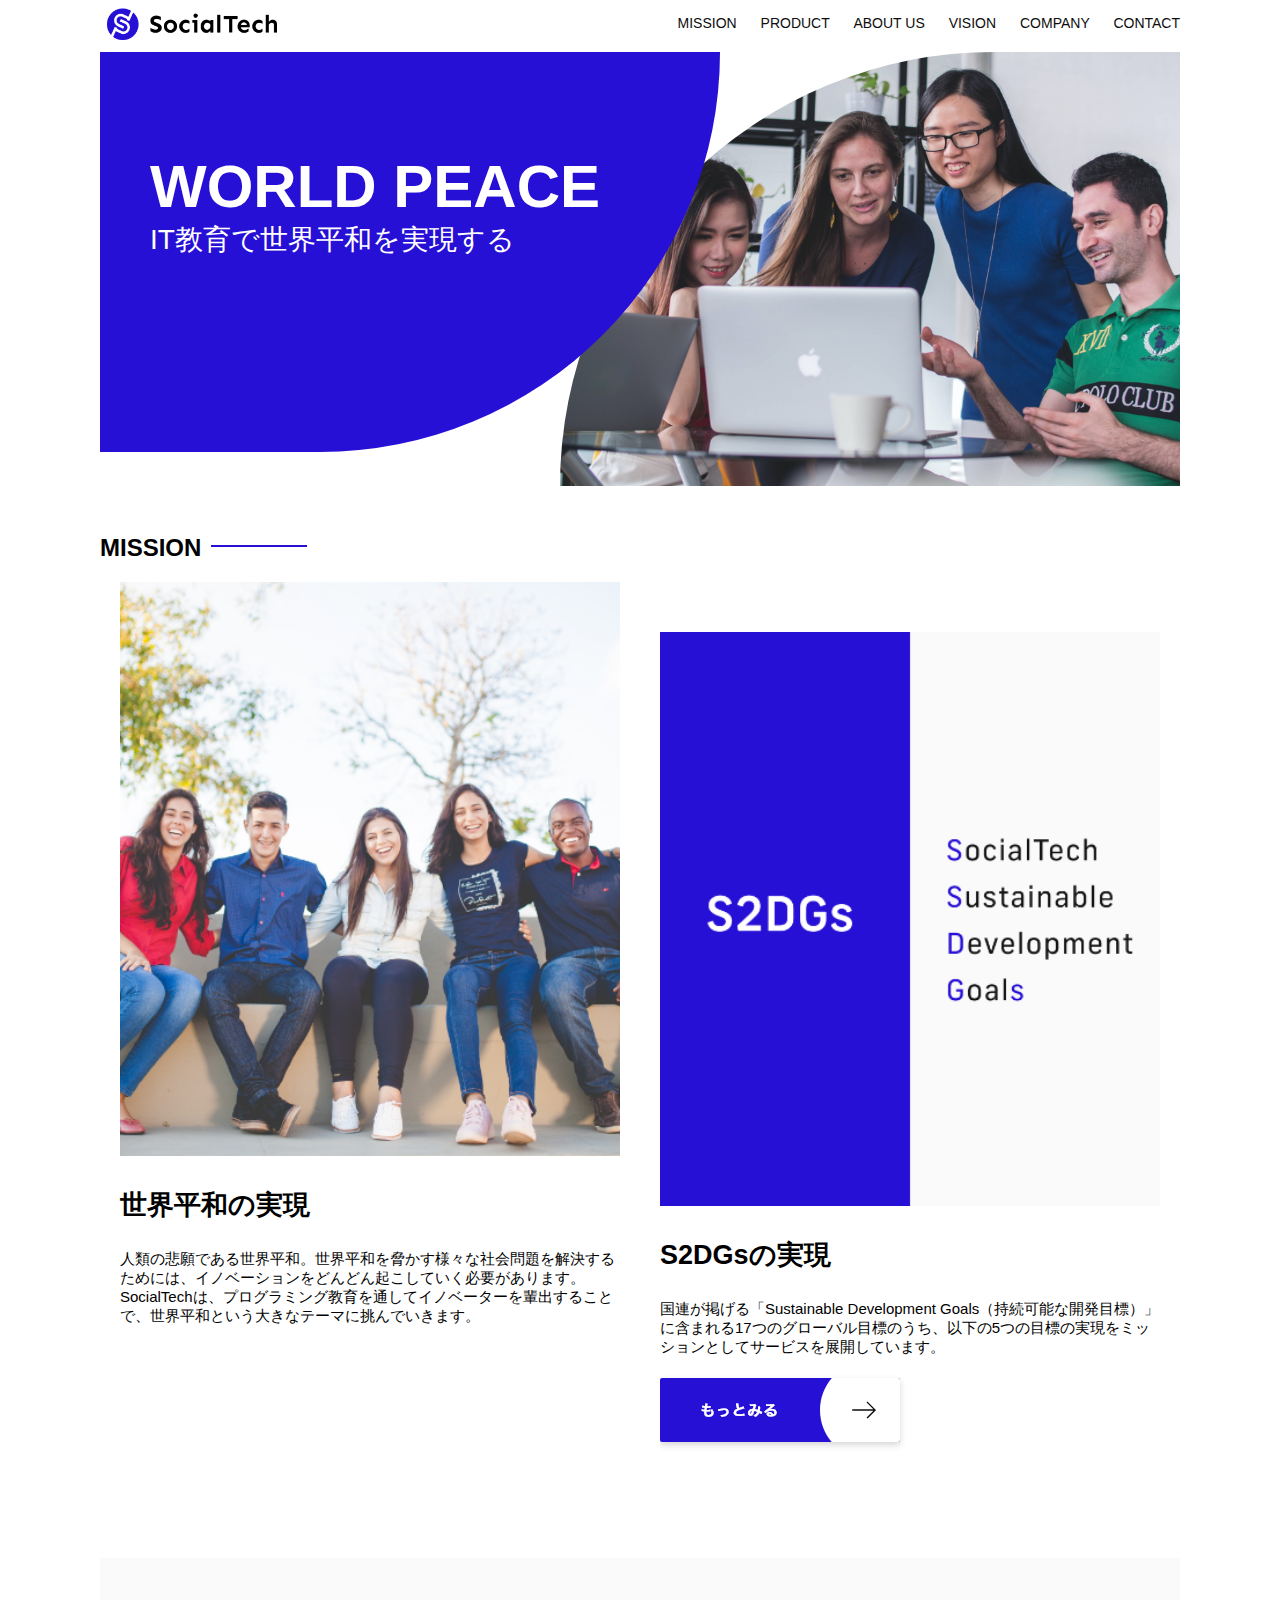
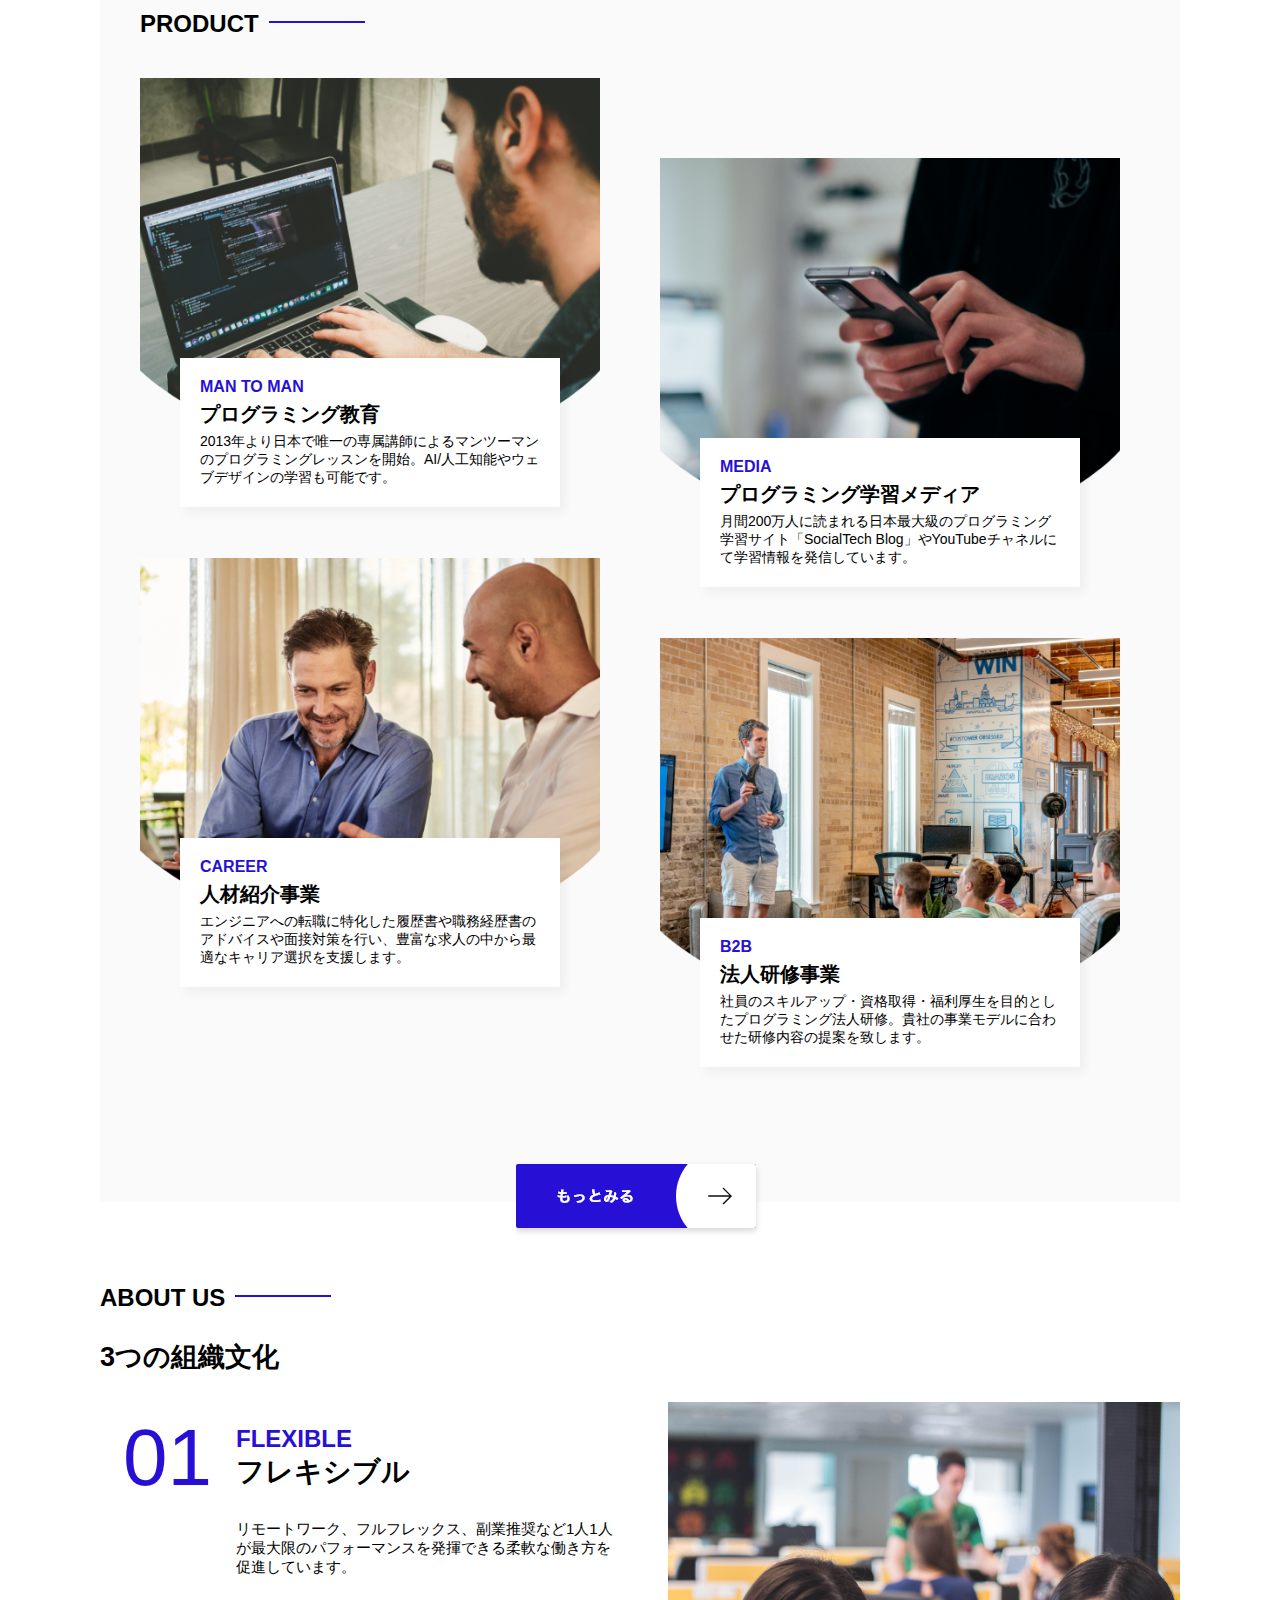
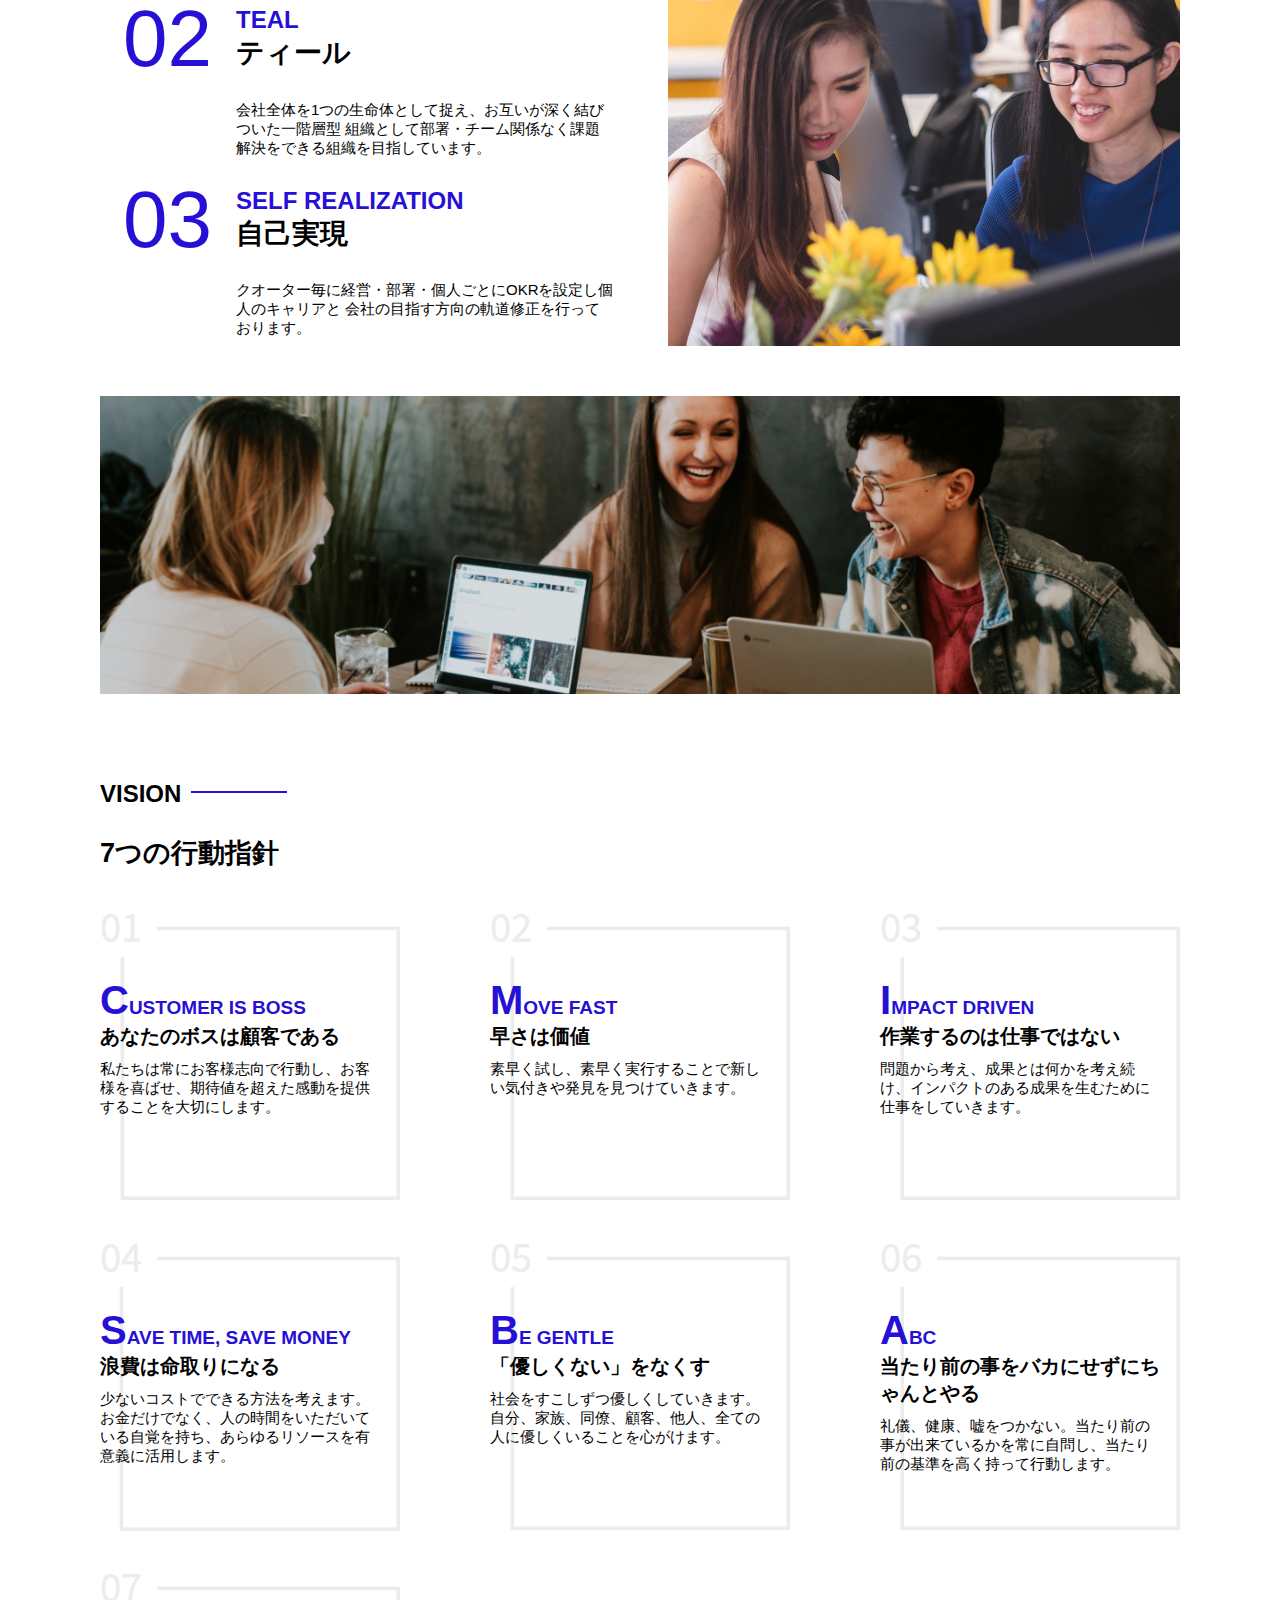
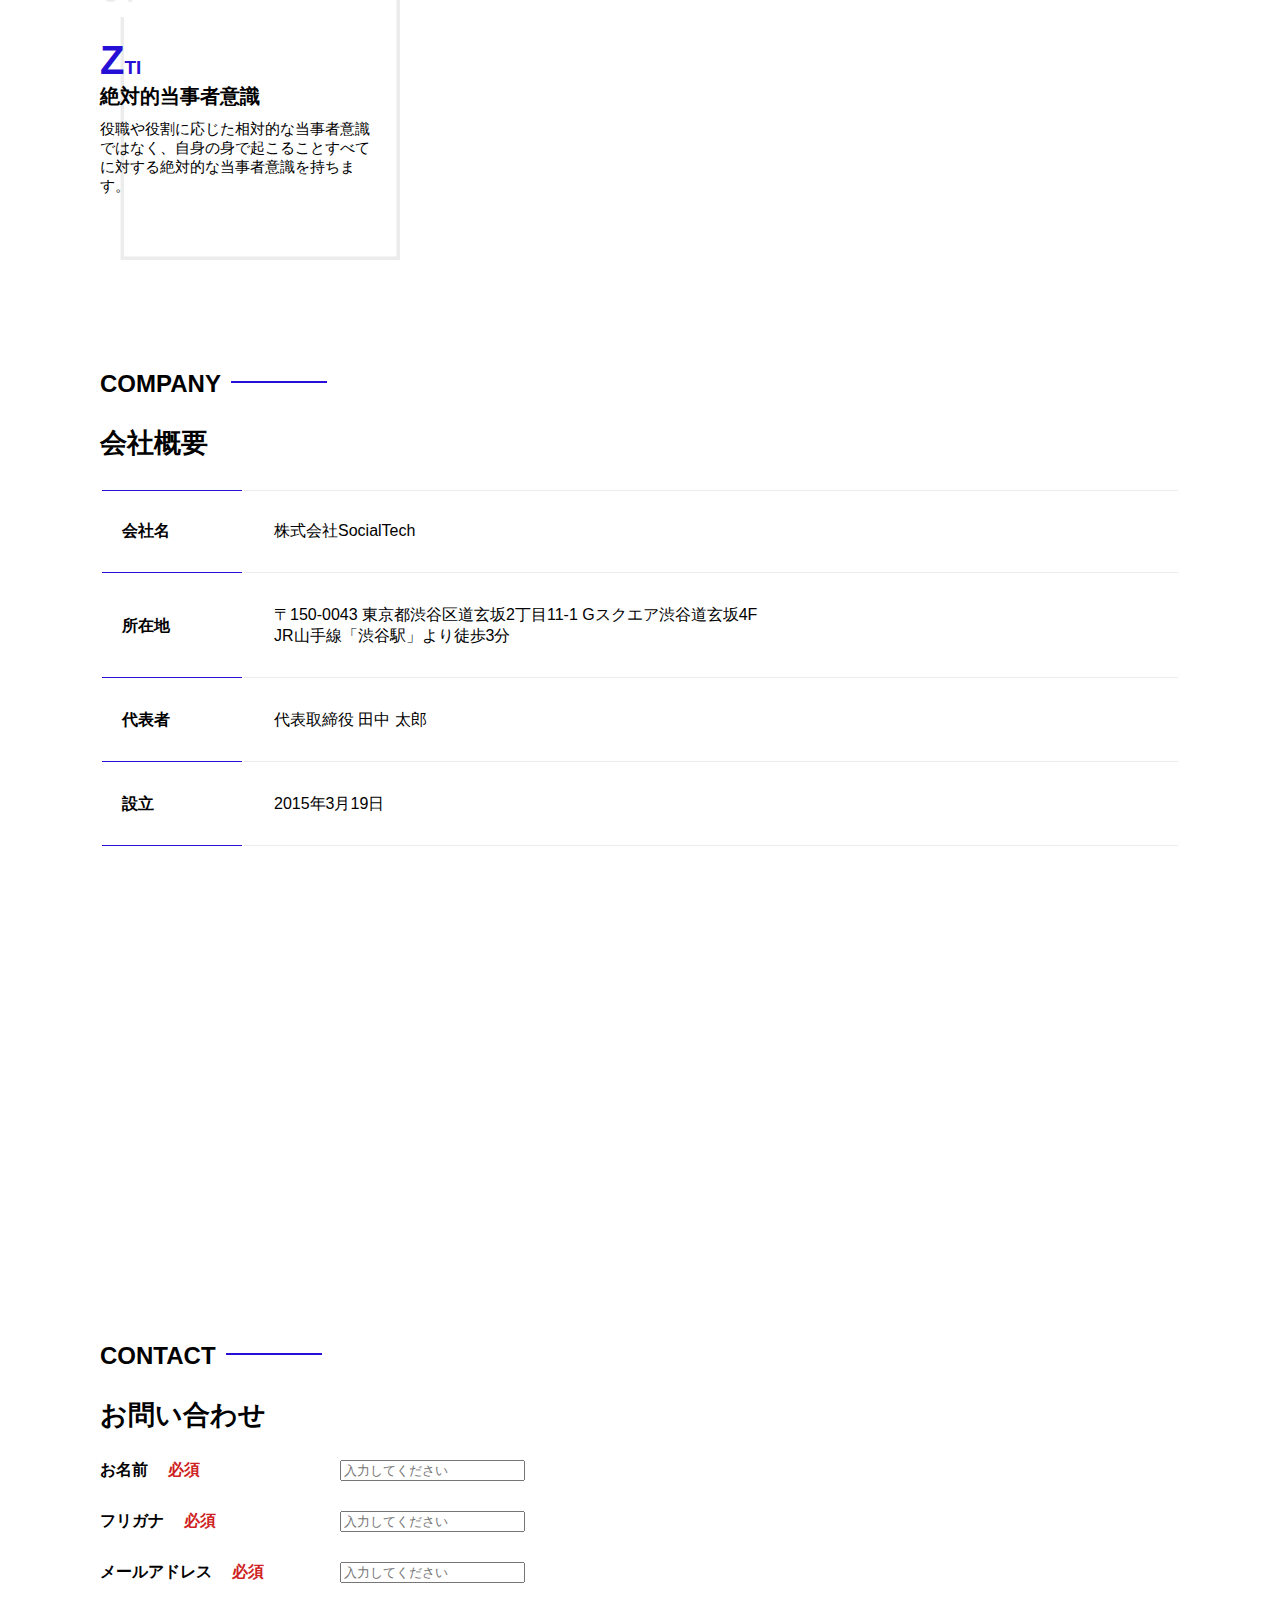
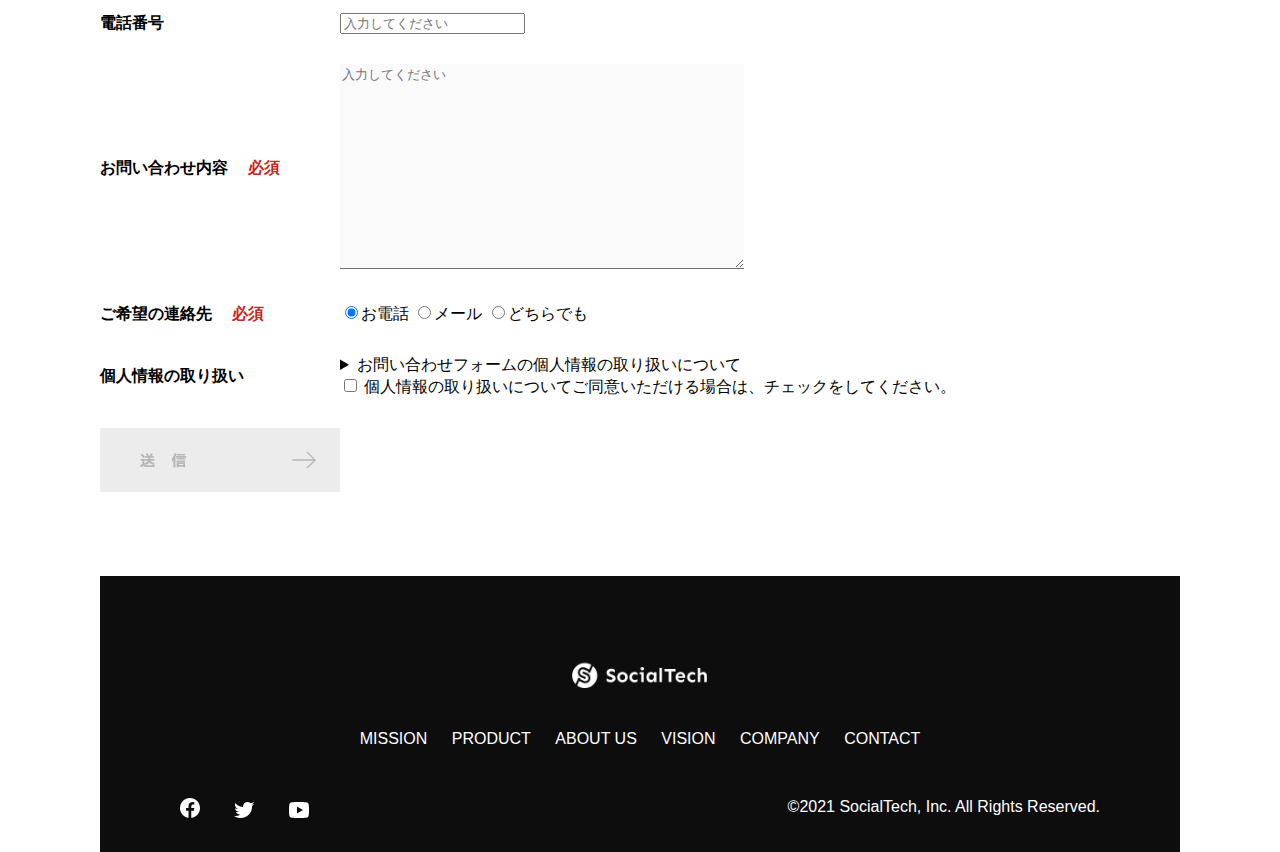
<file: index.html>
<!DOCTYPE html>
<html>

<head>
    <title>SocialTech </title>
    <meta charset="utf-8">
    <meta name="description" content="SocialTechはEdTech業界のリーディングカンパニーを目指します。">
    <meta name="viewport" content="width=device-width, initial-scale=1.0">
    <link rel="stylesheet" href="style.css">
</head>

<body>
    <!-- ヘッダー -->
    <header>
        <!-- ロゴ -->
        <a href="index.html" id="logo"><img src="images/logo.png" alt="トップページに戻る"></a>

        <!-- PC用ナビゲーション -->
        <nav id="nav-pc">
            <a href="mission.html">MISSION</a>
            <a href="product.html">PRODUCT</a>
            <a href="index.html#aboutus">ABOUT US</a>
            <a href="index.html#vision">VISION</a>
            <a href="index.html#company">COMPANY</a>
            <a href="index.html#contact">CONTACT</a>
        </nav>

        <!-- スマホ用メニューボタン -->
        <img id="menu-sp" src="images/button-menu.png" alt="ナビゲーションを開く"
            onclick="document.getElementById('nav-sp').style.display = 'block'">

        <!-- スマホ用ナビゲーション -->
        <nav id="nav-sp">
            <img id="close" src="images/button-close.png" alt="ナビゲーションを閉じる"
                onclick="document.getElementById('nav-sp').style.display = 'none'">
            <a id="logo-sp" href="index.html" onclick="document.getElementById('nav-sp').style.display = 'none'"><img
                    src="images/logo-sp.png" alt="トップページに戻る"></a>
            <a class="menu" href="mission.html"
                onclick="document.getElementById('nav-sp').style.display = 'none'">MISSION</a>
            <a class="menu" href="product.html"
                onclick="document.getElementById('nav-sp').style.display = 'none'">PRODUCT</a>
            <a class="menu" href="index.html#aboutus"
                onclick="document.getElementById('nav-sp').style.display = 'none'">ABOUT US</a>
            <a class="menu" href="index.html#vision"
                onclick="document.getElementById('nav-sp').style.display = 'none'">VISION</a>
            <a class="menu" href="index.html#company"
                onclick="document.getElementById('nav-sp').style.display = 'none'">COMPANY</a>
            <a class="menu" href="index.html#contact"
                onclick="document.getElementById('nav-sp').style.display = 'none'">CONTACT</a>
            <div id="sns">
                <a href="https://www.facebook.com/sejuku2013"><img src="images/button-facebook.png"
                        alt="Facebookのリンク"></a>
                <a href="https://twitter.com/samuraijuku"><img src="images/button-twitter.png" alt="Twitterのリンク"></a>
                <a href="https://www.youtube.com/channel/UCCFOQO5aDK0xXam4cUQXT8g"><img src="images/button-youtube.png"
                        alt="YouTubeのリンク"></a>
            </div>
        </nav>
    </header>
    <main>
        <article>
            <!-- メインビジュアル -->
            <section id="main-visual">
                <div id="main-message">
                    <h1>WORLD PEACE</h1>
                    <p>IT教育で世界平和を実現する</p>
                </div>
                <img src="images/index/index-main.png" alt="PCの周りに集まる多国籍の仲間たち">
            </section>
            <section id="mission">
                <h2 class="index-h2">MISSION</h2>
                <div id="mission-flex">
                    <div>
                        <img id="mission-photo" src="images/index/index-mission.png" alt="屋外のベンチで写真を撮影する多国籍の仲間たち">
                        <h3>世界平和の実現</h3>
                        <p>
                            人類の悲願である世界平和。世界平和を脅かす様々な社会問題を解決するためには、イノベーションをどんどん起こしていく必要があります。SocialTechは、プログラミング教育を通してイノベーターを輩出することで、世界平和という大きなテーマに挑んでいきます。
                        </p>
                    </div>
                    <div>
                        <img id="s2dgs" src="images/index/s2dgs.png" alt="S2DGs">
                        <h3>S2DGsの実現</h3>
                        <p>国連が掲げる「Sustainable Development
                            Goals（持続可能な開発目標）」に含まれる17つのグローバル目標のうち、以下の5つの目標の実現をミッションとしてサービスを展開しています。</p>
                        <a href="mission.html">
                            <img src="images/button-more.png" alt="もっとみる">
                        </a>
                    </div>
                </div>
            </section>
            <!-- プロダクト -->
            <section id="product">
                <h2 class="index-h2">PRODUCT</h2>
                <div>
                    <div id="product-left">
                        <div>
                            <img class="product-photo" src="images/index/index-mantoman.png" alt="PCでコードを書く男性">
                            <div class="product-explain">
                                <span>MAN TO MAN</span>
                                <h3>プログラミング教育</h3>
                                <p>2013年より日本で唯一の専属講師によるマンツーマンのプログラミングレッスンを開始。AI/人工知能やウェブデザインの学習も可能です。</p>
                            </div>
                        </div>
                        <div>
                            <img class="product-photo" src="images/index/index-career.png" alt="笑顔で話し合う2人の男性">
                            <div class="product-explain">
                                <span>CAREER</span>
                                <h3>人材紹介事業</h3>
                                <p>エンジニアへの転職に特化した履歴書や職務経歴書のアドバイスや面接対策を行い、豊富な求人の中から最適なキャリア選択を支援します。</p>
                            </div>
                        </div>
                    </div>
                    <div id="product-right">
                        <div>
                            <img class="product-photo" src="images/index/index-media.png" alt="スマートフォンを操作する人">
                            <div class="product-explain">
                                <span>MEDIA</span>
                                <h3>プログラミング学習メディア</h3>
                                <p>月間200万人に読まれる日本最大級のプログラミング学習サイト「SocialTech
                                    Blog」やYouTubeチャネルにて学習情報を発信しています。</p>
                            </div>
                        </div>
                        <div>
                            <img class="product-photo" src="images/index/index-b2b.png" alt="講演中の男性とそれを聴く人々">
                            <div class="product-explain">
                                <span>B2B</span>
                                <h3>法人研修事業</h3>
                                <p>社員のスキルアップ・資格取得・福利厚生を目的としたプログラミング法人研修。貴社の事業モデルに合わせた研修内容の提案を致します。</p>
                            </div>
                        </div>
                    </div>
                </div>
                <div>
                    <a id="product-more" href="product.html">
                        <img src="images/button-more.png" alt="もっとみる">
                    </a>
                </div>
            </section>
            <!-- ABOUT US -->
            <section id="aboutus">
                <h2 class="index-h2">ABOUT US</h2>
                <h3>3つの組織文化</h3>
                <div>
                    <table class="culture-table">
                        <tr>
                            <td>
                                <span class="culture-num">01</span>
                            </td>
                            <td>
                                <span class="culture-en">FLEXIBLE</span>
                                <span class="culture-jp">フレキシブル</span>
                            </td>
                        </tr>
                        <tr>
                            <td>
                                <!--空のセル-->
                            </td>
                            <td>
                                <p class="culture-description">
                                    リモートワーク、フルフレックス、副業推奨など1人1人が最大限のパフォーマンスを発揮できる柔軟な働き方を促進しています。
                                </p>
                            </td>
                        </tr>
                        <tr>
                            <td>
                                <span class="culture-num">02</span>
                            </td>
                            <td>
                                <span class="culture-en">TEAL</span>
                                <span class="culture-jp">ティール</span>
                            </td>
                        </tr>
                        <tr>
                            <td>
                                <!--空のセル-->
                            </td>
                            <td>
                                <p class="culture-description">
                                    会社全体を1つの生命体として捉え、お互いが深く結びついた一階層型
                                    組織として部署・チーム関係なく課題解決をできる組織を目指しています。
                                </p>
                            </td>
                        </tr>
                        <tr>
                            <td>
                                <span class="culture-num">03</span>
                            </td>
                            <td>
                                <span class="culture-en">SELF REALIZATION</span>
                                <span class="culture-jp">自己実現</span>
                            </td>
                        </tr>
                        <tr>
                            <td>
                                <!--空のセル-->
                            </td>
                            <td>
                                <p class="culture-description">
                                    クオーター毎に経営・部署・個人ごとにOKRを設定し個人のキャリアと
                                    会社の目指す方向の軌道修正を行っております。
                                </p>
                            </td>
                        </tr>
                    </table>
                    <img class="culture-img" src="images/index/index-aboutus1.png" alt="笑顔で話し合う2人の女性">
                </div>
                <img class="culture-img2" src="images/index/index-aboutus2.png" alt="笑顔で話し合う3人の男女">
            </section>
            <!-- VISION -->
            <section id="vision">
                <h2 class="index-h2">VISION</h2>
                <h3>7つの行動指針</h3>
                <div>
                    <div class="vision-box">
                        <img src="images/index/vision-01.png" alt="01">
                        <span>
                            <h4>CUSTOMER IS BOSS</h4>
                            <h5>あなたのボスは顧客である</h5>
                            <p>私たちは常にお客様志向で行動し、お客様を喜ばせ、期待値を超えた感動を提供することを大切にします。</p>
                        </span>
                    </div>
                    <div class="vision-box">
                        <img src="images/index/vision-02.png" alt="02">
                        <span>
                            <h4>MOVE FAST</h4>
                            <h5>早さは価値</h5>
                            <p>素早く試し、素早く実行することで新しい気付きや発見を見つけていきます。</p>
                        </span>
                    </div>
                    <div class="vision-box">
                        <img src="images/index/vision-03.png" alt="03">
                        <span>
                            <h4>IMPACT DRIVEN</h4>
                            <h5>作業するのは仕事ではない</h5>
                            <p>問題から考え、成果とは何かを考え続け、インパクトのある成果を生むために仕事をしていきます。</p>
                        </span>
                    </div>
                    <div class="vision-box">
                        <img src="images/index//vision-04.png" alt="04">
                        <span>
                            <h4>SAVE TIME, SAVE MONEY</h4>
                            <h5>浪費は命取りになる</h5>
                            <p>少ないコストでできる方法を考えます。お金だけでなく、人の時間をいただいている自覚を持ち、あらゆるリソースを有意義に活用します。</p>
                        </span>

                    </div>
                    <div class="vision-box">
                        <img src="images/index/vision-05.png" alt="05">
                        <span>
                            <h4>BE GENTLE</h4>
                            <h5>「優しくない」をなくす</h5>
                            <p>社会をすこしずつ優しくしていきます。自分、家族、同僚、顧客、他人、全ての人に優しくいることを心がけます。</p>
                        </span>
                    </div>
                    <div class="vision-box">
                        <img src="images/index/vision-06.png" alt="06">
                        <span>
                            <h4>ABC</h4>
                            <h5>当たり前の事をバカにせずにちゃんとやる</h5>
                            <p>礼儀、健康、嘘をつかない。当たり前の事が出来ているかを常に自問し、当たり前の基準を高く持って行動します。</p>
                        </span>
                    </div>
                    <div class="vision-box">
                        <img src="images/index/vision-07.png" alt="07">
                        <span>
                            <h4>ZTI</h4>
                            <h5>絶対的当事者意識</h5>
                            <p>役職や役割に応じた相対的な当事者意識ではなく、自身の身で起こることすべてに対する絶対的な当事者意識を持ちます。</p>
                        </span>
                    </div>
                </div>
            </section>
            <!-- COMPANY -->
            <section id="company">
                <h2 class="index-h2">COMPANY</h2>
                <h3>会社概要</h3>
                <table id="company-table">
                    <tr>
                        <th class="tableheader-first">会社名</th>
                        <td class="cell-first">株式会社SocialTech</td>
                    </tr>
                    <tr>
                        <th class="tableheader">所在地</th>
                        <td class="cell">〒150-0043 東京都渋谷区道玄坂2丁目11-1 Gスクエア渋谷道玄坂4F<br>JR山手線「渋谷駅」より徒歩3分</td>
                    </tr>
                    <tr>
                        <th class="tableheader">代表者</th>
                        <td class="cell">代表取締役 田中 太郎</td>
                    </tr>
                    <tr>
                        <th class="tableheader">設立</th>
                        <td class="cell">2015年3月19日</td>
                    </tr>
                </table>
                <iframe
                    src="https://www.google.com/maps/embed?pb=!1m18!1m12!1m3!1d3241.7759544892483!2d139.69399665123464!3d35.65789123876098!2m3!1f0!2f0!3f0!3m2!1i1024!2i768!4f13.1!3m3!1m2!1s0x60188caa0042e8d1%3A0xba130bea826a7aa2!2z44CSMTUwLTAwNDMg5p2x5Lqs6YO95riL6LC35Yy66YGT546E5Z2C77yS5LiB55uu77yR77yR4oiS77yR!5e0!3m2!1sja!2sjp!4v1636872991912!5m2!1sja!2sjp"
                    style="border:0;" allowfullscreen="" loading="lazy">
                </iframe>
            </section>
            <!-- お問い合わせフォーム -->
            <section id="contact">
                <h2 class="index-h2">CONTACT</h2>
                <h3>お問い合わせ</h3>
                <!-- STATIC FORMSのフォームタグ -->
                <form action="https://api.staticforms.xyz/submit" method="post">
                    <input type="text" name="honeypot" style="display:none">
                    <!-- STATIC FORMSのアクセスキー -->
                    <input type="hidden" name="accessKey" value="3d576f82-c45e-4c4a-bfc5-5e258bc53b3f">
                    <!--メールのタイトル-->
                    <input type="hidden" name="subject" value="お問い合わせフォーム">
                    <!--送信先のメールアドレスをvalueに設定する-->
                    <input type="hidden" name="replyTo" value="">
                    <!--redirectToのURLは公開後ののURLへリンクする-->
                    <input type="hidden" name="redirectTo" value="">

                    <div>
                        <div class="contact-heading">
                            <label class="contact-label">お名前<span class="contact-span">必須</span></label>
                        </div>
                        <div>
                            <input type="text" name="name" placeholder="入力してください" class="contact-textbox">
                        </div>
                    </div>
                    <div>
                        <div class="contact-heading">
                            <label class="contact-label">フリガナ<span class="contact-span">必須</span></label>
                        </div>
                        <div>
                            <input type="text" name="hurigana" placeholder="入力してください" class="contact-textbox">
                        </div>
                    </div>
                    <div>
                        <div class="contact-heading">
                            <label class="contact-label">メールアドレス<span class="contact-span">必須</span></label>
                        </div>
                        <div>
                            <input type="text" name="email" placeholder="入力してください" class="contact-textbox">
                        </div>
                    </div>
                    <div>
                        <div class="contact-heading">
                            <label class="contact-label">電話番号</label>
                        </div>
                        <div>
                            <input type="text" name="tel" placeholder="入力してください" class="contact-textbox">
                        </div>
                    </div>
                    <div>
                        <div class="contact-heading">
                            <label class="contact-label">お問い合わせ内容<span class="contact-span">必須</span></label>
                        </div>
                        <div>
                            <textarea class="contact-textarea " placeholder="入力してください" name="message"></textarea>
                        </div>
                    </div>
                    <div>
                        <div class="contact-heading">
                            <label class="contact-label">ご希望の連絡先<span class="contact-span">必須</span></label>
                        </div>
                        <div>
                            <input class="radiobutton" type="radio" value="tel" name="contact"
                                checked><label>お電話</label>
                            <input class="radiobutton" type="radio" value="mail" name="contact"><label>メール</label>
                            <input class="radiobutton" type="radio" value="both" name="contact"><label>どちらでも</label>
                        </div>
                    </div>
                    <div>
                        <div class="contact-heading">
                            <label class="contact-label">個人情報の取り扱い</label>
                        </div>
                        <div>
                            <details>
                                <summary>お問い合わせフォームの個人情報の取り扱いについて</summary>
                                <div>
                                    <span>１．組織の名称又は氏名</span><br>
                                    株式会社SocialTech<br><br>
                                    <span>２．個人情報保護管理者（若しくはその代理人）の氏名又は職名、所属及び連絡先
                                        鈴木 一郎 コーポレート部</span><br>
                                    メールアドレス：support@socialtech.net<br>
                                    TEL：03-xxxx-xxxx<br>
                                    <span>３．個人情報の利用目的</span><br>
                                    ・本サービス及び本サービスに関連する情報の提供又はそれらに関する連絡のため<br>
                                    ・ユーザーの本人確認のため<br>
                                    ・当社サービスのご案内のため<br>
                                    ・当社の商品等の広告または宣伝（電子メールによるものを含むものとします。）<br><br>
                                    <span>４．個人情報の取り扱い業務の委託</span><br>
                                    個人情報の取扱業務の全部または一部を外部に業務委託する場合があります。<br>
                                    その際、弊社は、個人情報を適切に保護できる管理体制を敷き実行していることを条件として<br>
                                    委託先を厳選したうえで、機密保持契約を委託先と締結し、お客様の個人情報を厳密に管理させます。<br><br>
                                    <span>５．個人情報の開示等の請求</span><br>
                                    お客様は、弊社に対してご自身の個人情報の開示等（利用目的の通知、開示、内容の訂正・追加・削除、利用の停止または消去、第三者への提供の停止）に関して、当社問合わせ窓口に申し出ることができます。<br>
                                    その際、弊社はお客様ご本人を確認させていただいたうえで、合理的な期間内に対応いたします。<br><br>
                                    なお、個人情報に関する弊社問合わせ先は、次の通りです。<br><br>
                                    株式会社SocialTech　個人情報問合せ窓口<br>
                                    〒150-0043　東京都渋谷区道玄坂2丁目11-1 Ｇスクエア渋谷道玄坂 4F<br>
                                    メールアドレス：support@socialtech.net　TEL：03-xxxx-xxxx<br><br>
                                    <span>６．個人情報を提供されることの任意性について</span><br><br>
                                    お客様がご自身の個人情報を弊社に提供されるか否かは、お客様のご判断によりますが、もしご提供されない場合には、適切なサービスが提供できない場合がありますので予めご了承ください。
                                </div>
                            </details>
                            <input type="checkbox" name="agree">
                            <span>個人情報の取り扱いについてご同意いただける場合は、チェックをしてください。</span>
                        </div>
                    </div>
                    <input type="image" value="Submit" src="images/button-submit.png" alt="送信する">
                </form>
            </section>
        </article>
        <footer>
            <div id="footer-logo">
                <img src="images/logo-sp.png" alt="SocialTech">
            </div>
            <div id="footer-link">
                <a href="mission.html">MISSION</a>
                <a href="product.html">PRODUCT</a>
                <a href="index.html#aboutus">ABOUT US</a>
                <a href="index.html#vision">VISION</a>
                <a href="index.html#company">COMPANY</a>
                <a href="index.html#contact">CONTACT</a>
            </div>
            <div id="sns-footer">
                <a href="https://www.facebook.com/sejuku2013"><img src="images/button-facebook.png"
                        alt="Facebookのリンク"></a>
                <a href="https://twitter.com/samuraijuku"><img src="images/button-twitter.png" alt="Twitterのリンク"></a>
                <a href="https://www.youtube.com/channel/UCCFOQO5aDK0xXam4cUQXT8g"><img src="images/button-youtube.png"
                        alt="YouTubeのリンク"></a>
                <span id="copyright">&copy;2021 SocialTech, Inc. All Rights Reserved. <span>
            </div>
        </footer>
    </main>
</body>

</html>
</file>
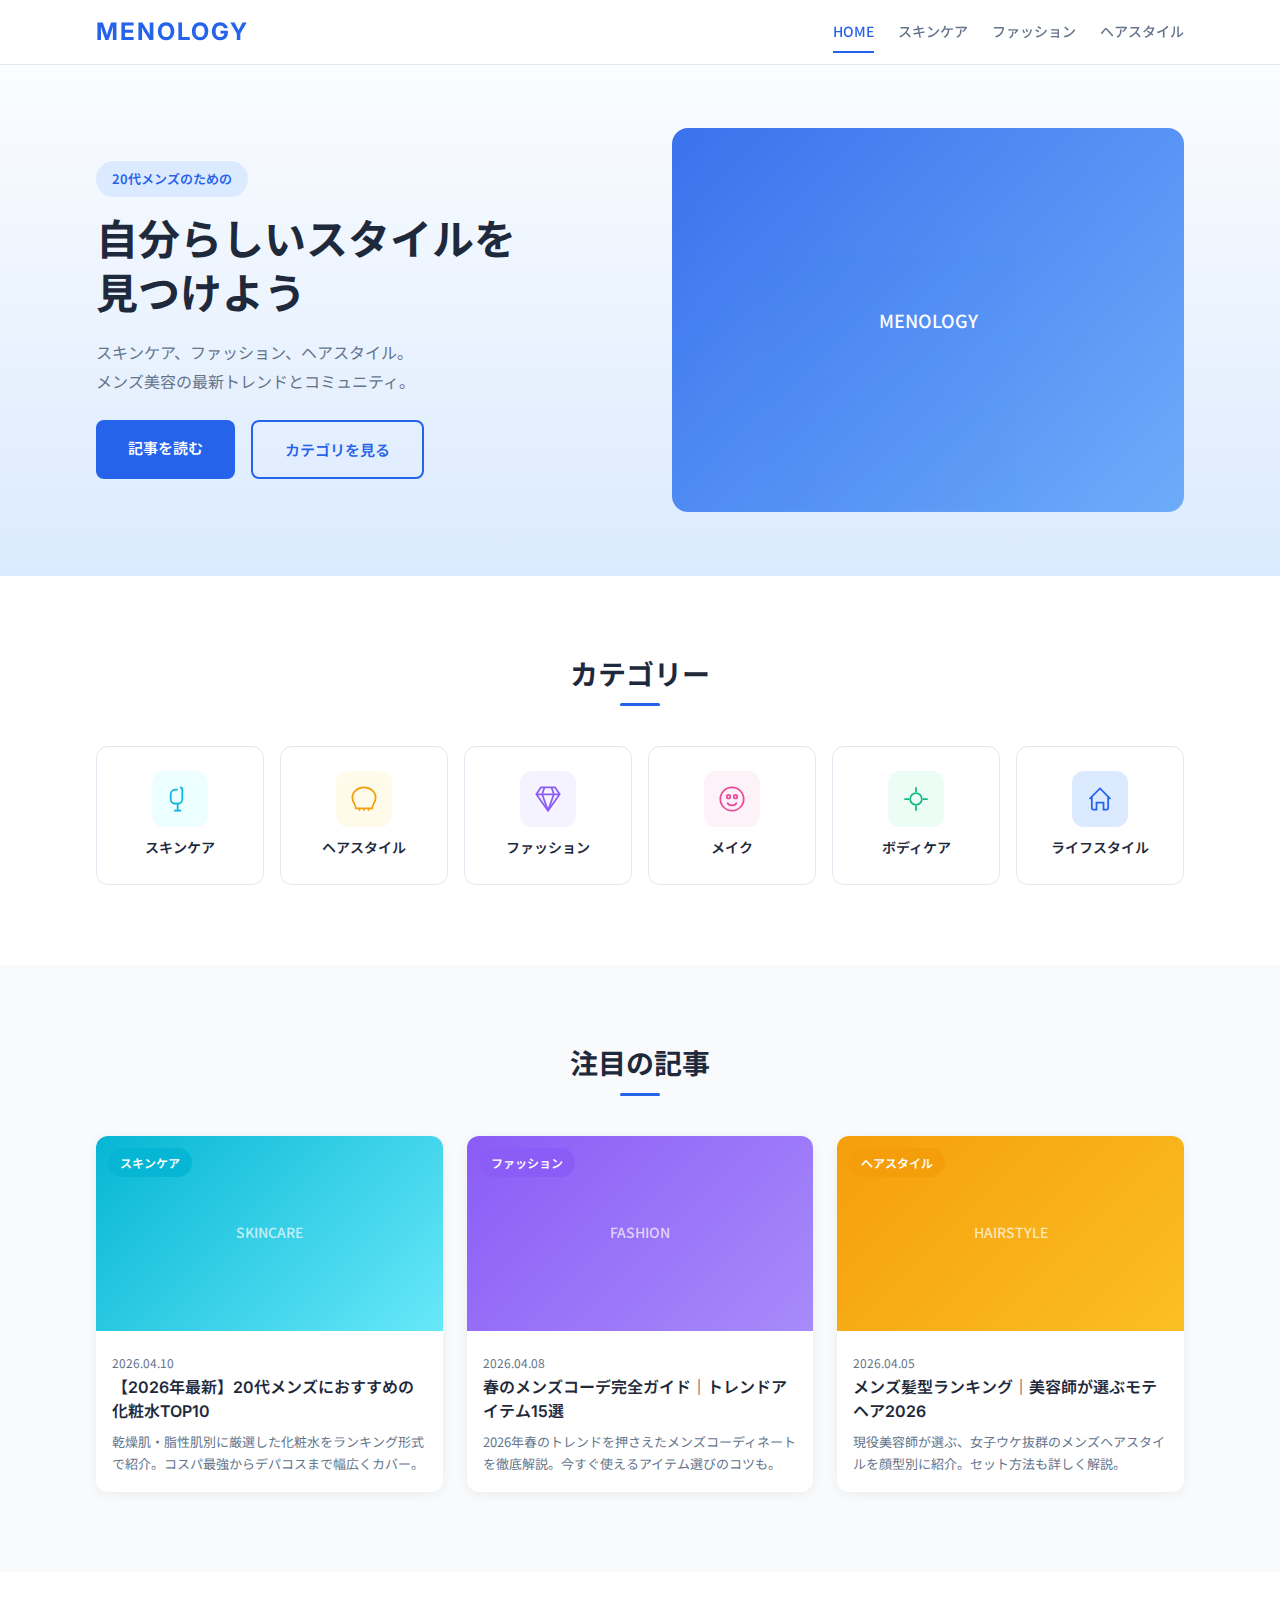
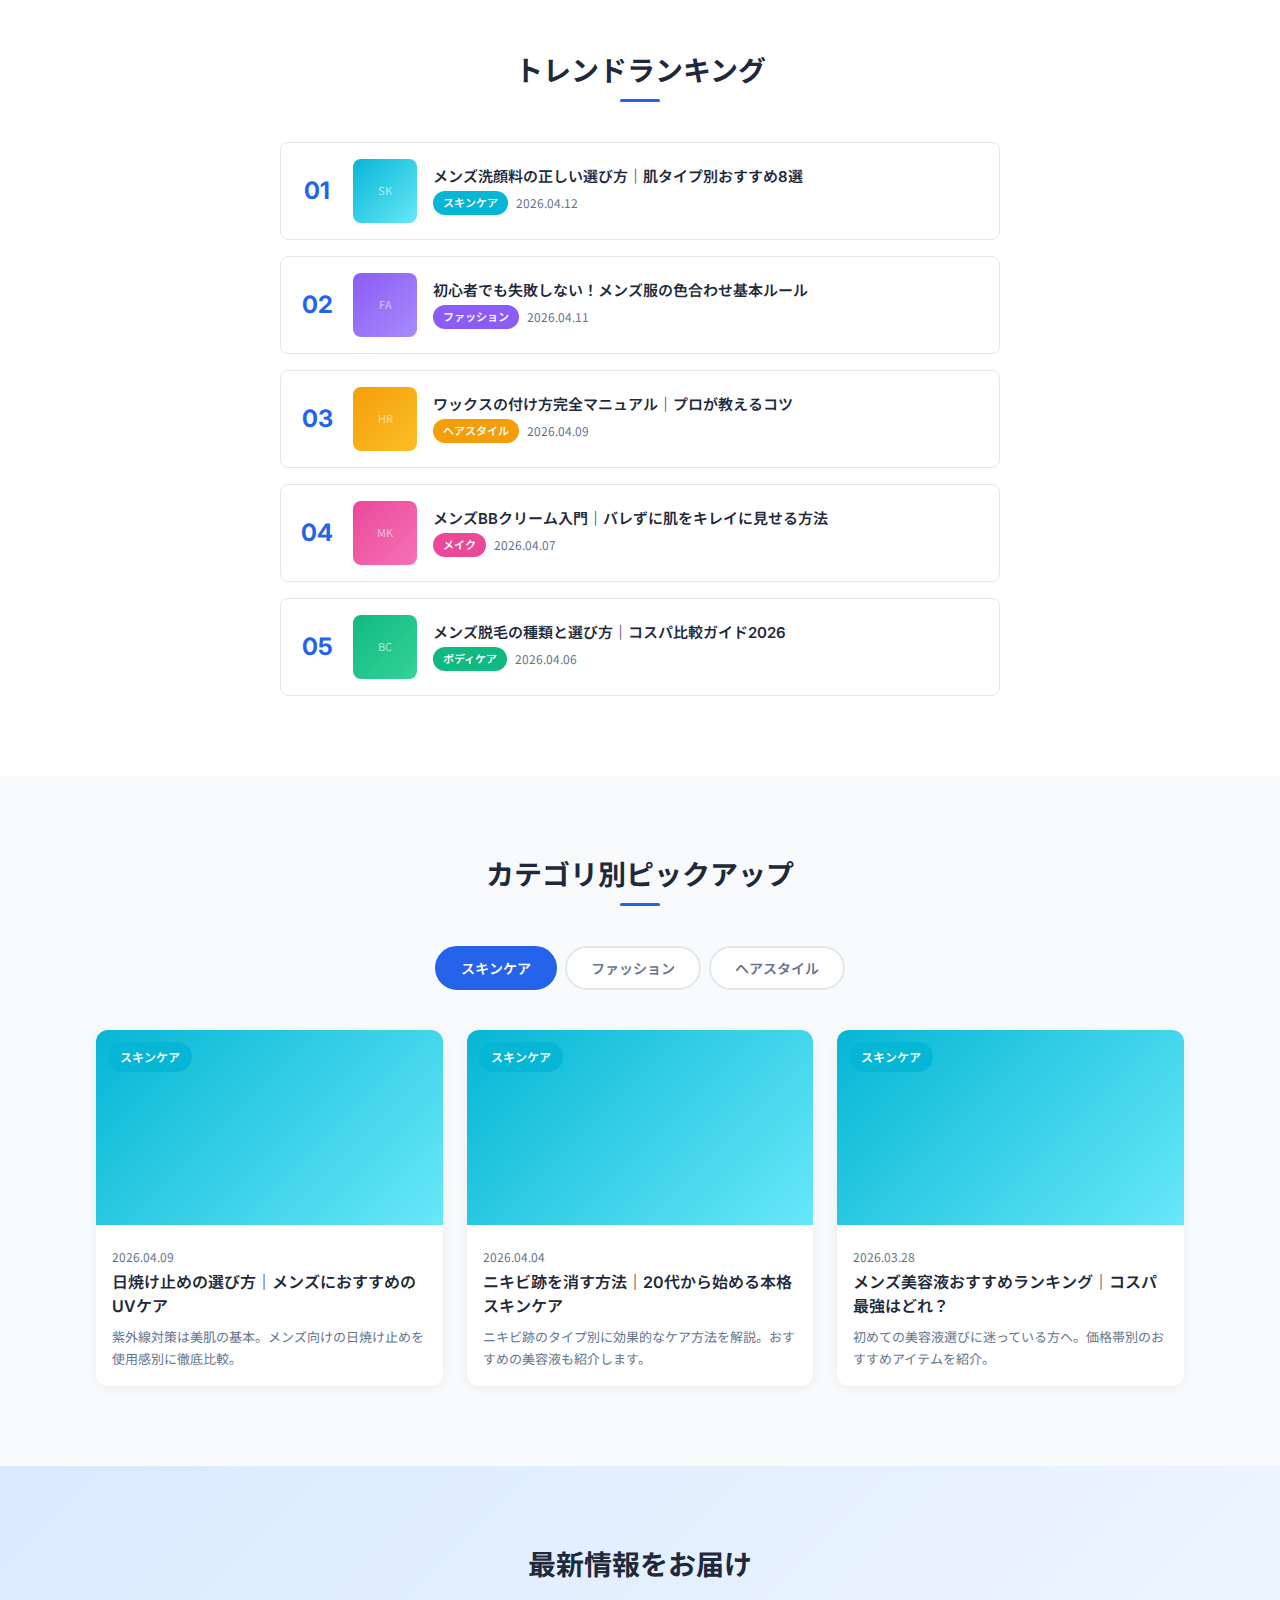
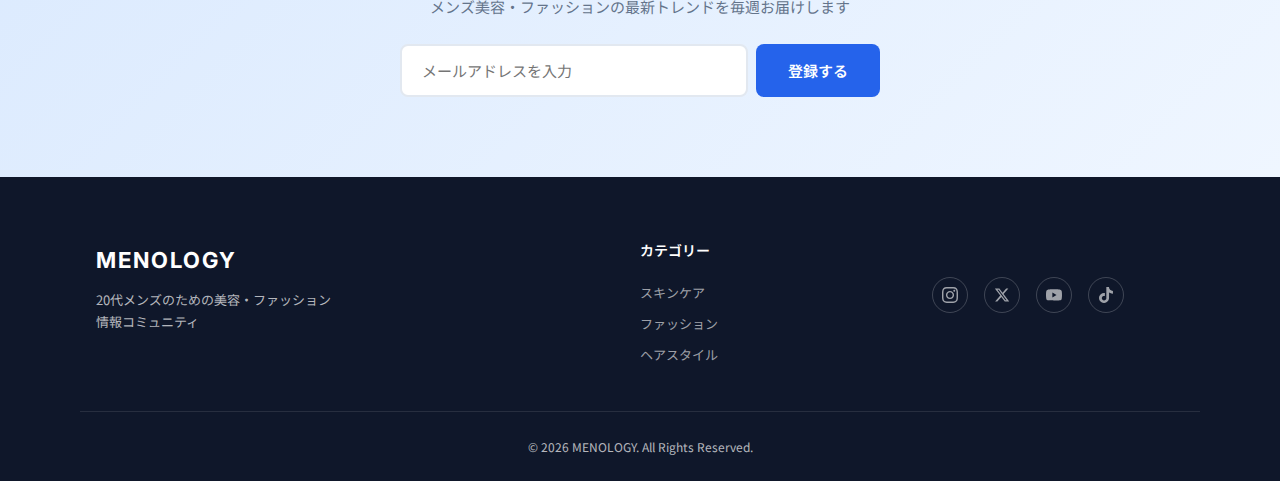
<file: mens-beauty/index.html>
<!DOCTYPE html>
<html lang="ja">
<head>
  <meta charset="utf-8">
  <meta name="viewport" content="width=device-width, initial-scale=1.0">
  <meta name="description" content="MENOLOGY - 20代メンズのための美容・ファッション情報コミュニティ。スキンケア、ヘアスタイル、ファッションの最新トレンドをお届けします。">
  <title>MENOLOGY - メンズ美容・ファッション コミュニティ</title>
  <link rel="preconnect" href="https://fonts.googleapis.com">
  <link rel="preconnect" href="https://fonts.gstatic.com" crossorigin>
  <link href="https://fonts.googleapis.com/css2?family=Inter:wght@400;600;700&family=Noto+Sans+JP:wght@400;500;700&display=swap" rel="stylesheet">
  <link rel="stylesheet" href="style.css">
</head>
<body>

  <!-- ==================== HEADER ==================== -->
  <header class="site-header">
    <div class="header-inner">
      <a href="index.html" class="logo">MENOLOGY</a>
      <nav class="nav-pc">
        <a href="index.html" class="active">HOME</a>
        <a href="skincare.html">スキンケア</a>
        <a href="fashion.html">ファッション</a>
        <a href="hairstyle.html">ヘアスタイル</a>
      </nav>
      <button class="menu-toggle" id="menu-toggle" aria-label="メニューを開く">
        <svg viewBox="0 0 24 24" fill="none" stroke="currentColor" stroke-width="2" stroke-linecap="round">
          <line x1="3" y1="6" x2="21" y2="6"></line>
          <line x1="3" y1="12" x2="21" y2="12"></line>
          <line x1="3" y1="18" x2="21" y2="18"></line>
        </svg>
      </button>
    </div>
    <nav class="nav-sp" id="nav-sp">
      <button class="nav-sp-close" id="nav-sp-close" aria-label="メニューを閉じる">
        <svg viewBox="0 0 24 24" fill="none" stroke="currentColor" stroke-width="2" stroke-linecap="round">
          <line x1="18" y1="6" x2="6" y2="18"></line>
          <line x1="6" y1="6" x2="18" y2="18"></line>
        </svg>
      </button>
      <a href="index.html">HOME</a>
      <a href="skincare.html">スキンケア</a>
      <a href="fashion.html">ファッション</a>
      <a href="hairstyle.html">ヘアスタイル</a>
    </nav>
  </header>

  <main>

    <!-- ==================== HERO ==================== -->
    <section class="hero">
      <div class="container">
        <div class="hero-content">
          <span class="hero-badge">20代メンズのための</span>
          <h1>自分らしいスタイルを<br>見つけよう</h1>
          <p>スキンケア、ファッション、ヘアスタイル。<br>メンズ美容の最新トレンドとコミュニティ。</p>
          <div class="hero-buttons">
            <a href="#featured" class="btn-primary">記事を読む</a>
            <a href="#categories" class="btn-secondary">カテゴリを見る</a>
          </div>
        </div>
        <div class="hero-image">MENOLOGY</div>
      </div>
    </section>

    <!-- ==================== CATEGORIES ==================== -->
    <section class="categories" id="categories">
      <div class="container">
        <h2 class="section-title">カテゴリー</h2>
        <div class="category-grid">
          <a href="skincare.html" class="category-card" data-category="skincare">
            <div class="category-icon">
              <svg viewBox="0 0 24 24" fill="none" stroke="currentColor" stroke-width="1.5" width="28" height="28">
                <path d="M12 2C13.1 2 14 2.9 14 4V12C14 14.21 12.21 16 10 16H8C5.79 16 4 14.21 4 12V8C4 5.79 5.79 4 8 4H10"></path>
                <path d="M10 16V22M7 22H13"></path>
              </svg>
            </div>
            <span>スキンケア</span>
          </a>
          <a href="hairstyle.html" class="category-card" data-category="hairstyle">
            <div class="category-icon">
              <svg viewBox="0 0 24 24" fill="none" stroke="currentColor" stroke-width="1.5" width="28" height="28">
                <path d="M12 2C6.48 2 2 6 2 10.5C2 15 5 17 5 20H19C19 17 22 15 22 10.5C22 6 17.52 2 12 2Z"></path>
                <path d="M8 20V22M16 20V22M12 20V22"></path>
              </svg>
            </div>
            <span>ヘアスタイル</span>
          </a>
          <a href="fashion.html" class="category-card" data-category="fashion">
            <div class="category-icon">
              <svg viewBox="0 0 24 24" fill="none" stroke="currentColor" stroke-width="1.5" width="28" height="28">
                <path d="M6 2L2 8L12 22L22 8L18 2H6Z"></path>
                <path d="M2 8H22M9 2L7 8L12 22M15 2L17 8L12 22"></path>
              </svg>
            </div>
            <span>ファッション</span>
          </a>
          <a href="#" class="category-card" data-category="makeup">
            <div class="category-icon">
              <svg viewBox="0 0 24 24" fill="none" stroke="currentColor" stroke-width="1.5" width="28" height="28">
                <circle cx="12" cy="12" r="10"></circle>
                <circle cx="9" cy="10" r="1.5"></circle>
                <circle cx="15" cy="10" r="1.5"></circle>
                <path d="M8 15C8.5 16.5 10 17.5 12 17.5C14 17.5 15.5 16.5 16 15"></path>
              </svg>
            </div>
            <span>メイク</span>
          </a>
          <a href="#" class="category-card" data-category="bodycare">
            <div class="category-icon">
              <svg viewBox="0 0 24 24" fill="none" stroke="currentColor" stroke-width="1.5" width="28" height="28">
                <path d="M12 2V6M12 18V22M6 12H2M22 12H18"></path>
                <circle cx="12" cy="12" r="5"></circle>
              </svg>
            </div>
            <span>ボディケア</span>
          </a>
          <a href="#" class="category-card" data-category="lifestyle">
            <div class="category-icon">
              <svg viewBox="0 0 24 24" fill="none" stroke="currentColor" stroke-width="1.5" width="28" height="28">
                <path d="M3 12L5 10M5 10L12 3L19 10M5 10V20C5 20.55 5.45 21 6 21H9V15H15V21H18C18.55 21 19 20.55 19 20V10M19 10L21 12"></path>
              </svg>
            </div>
            <span>ライフスタイル</span>
          </a>
        </div>
      </div>
    </section>

    <!-- ==================== FEATURED ARTICLES ==================== -->
    <section class="featured" id="featured">
      <div class="container">
        <h2 class="section-title">注目の記事</h2>
        <div class="article-grid">

          <article class="article-card">
            <a href="#">
              <div class="article-card__image article-card__image--skincare">
                <span class="article-tag tag--skincare">スキンケア</span>
                SKINCARE
              </div>
              <div class="article-card__content">
                <time class="article-card__date">2026.04.10</time>
                <h3>【2026年最新】20代メンズにおすすめの化粧水TOP10</h3>
                <p>乾燥肌・脂性肌別に厳選した化粧水をランキング形式で紹介。コスパ最強からデパコスまで幅広くカバー。</p>
              </div>
            </a>
          </article>

          <article class="article-card">
            <a href="#">
              <div class="article-card__image article-card__image--fashion">
                <span class="article-tag tag--fashion">ファッション</span>
                FASHION
              </div>
              <div class="article-card__content">
                <time class="article-card__date">2026.04.08</time>
                <h3>春のメンズコーデ完全ガイド｜トレンドアイテム15選</h3>
                <p>2026年春のトレンドを押さえたメンズコーディネートを徹底解説。今すぐ使えるアイテム選びのコツも。</p>
              </div>
            </a>
          </article>

          <article class="article-card">
            <a href="#">
              <div class="article-card__image article-card__image--hair">
                <span class="article-tag tag--hair">ヘアスタイル</span>
                HAIRSTYLE
              </div>
              <div class="article-card__content">
                <time class="article-card__date">2026.04.05</time>
                <h3>メンズ髪型ランキング｜美容師が選ぶモテヘア2026</h3>
                <p>現役美容師が選ぶ、女子ウケ抜群のメンズヘアスタイルを顔型別に紹介。セット方法も詳しく解説。</p>
              </div>
            </a>
          </article>

        </div>
      </div>
    </section>

    <!-- ==================== TRENDING ==================== -->
    <section class="trending">
      <div class="container">
        <h2 class="section-title">トレンドランキング</h2>
        <div class="trending-list">

          <a href="#" class="trending-item">
            <span class="trending-rank">01</span>
            <div class="trending-thumb article-card__image--skincare" style="border-radius:8px">SK</div>
            <div class="trending-info">
              <h3>メンズ洗顔料の正しい選び方｜肌タイプ別おすすめ8選</h3>
              <div class="trending-meta">
                <span class="article-tag tag--skincare">スキンケア</span>
                <time>2026.04.12</time>
              </div>
            </div>
          </a>

          <a href="#" class="trending-item">
            <span class="trending-rank">02</span>
            <div class="trending-thumb article-card__image--fashion" style="border-radius:8px">FA</div>
            <div class="trending-info">
              <h3>初心者でも失敗しない！メンズ服の色合わせ基本ルール</h3>
              <div class="trending-meta">
                <span class="article-tag tag--fashion">ファッション</span>
                <time>2026.04.11</time>
              </div>
            </div>
          </a>

          <a href="#" class="trending-item">
            <span class="trending-rank">03</span>
            <div class="trending-thumb article-card__image--hair" style="border-radius:8px">HR</div>
            <div class="trending-info">
              <h3>ワックスの付け方完全マニュアル｜プロが教えるコツ</h3>
              <div class="trending-meta">
                <span class="article-tag tag--hair">ヘアスタイル</span>
                <time>2026.04.09</time>
              </div>
            </div>
          </a>

          <a href="#" class="trending-item">
            <span class="trending-rank">04</span>
            <div class="trending-thumb article-card__image--makeup" style="border-radius:8px">MK</div>
            <div class="trending-info">
              <h3>メンズBBクリーム入門｜バレずに肌をキレイに見せる方法</h3>
              <div class="trending-meta">
                <span class="article-tag tag--makeup">メイク</span>
                <time>2026.04.07</time>
              </div>
            </div>
          </a>

          <a href="#" class="trending-item">
            <span class="trending-rank">05</span>
            <div class="trending-thumb article-card__image--bodycare" style="border-radius:8px">BC</div>
            <div class="trending-info">
              <h3>メンズ脱毛の種類と選び方｜コスパ比較ガイド2026</h3>
              <div class="trending-meta">
                <span class="article-tag tag--bodycare">ボディケア</span>
                <time>2026.04.06</time>
              </div>
            </div>
          </a>

        </div>
      </div>
    </section>

    <!-- ==================== CATEGORY HIGHLIGHTS (TABS) ==================== -->
    <section class="category-highlights">
      <div class="container">
        <h2 class="section-title">カテゴリ別ピックアップ</h2>
        <div class="tabs">
          <button class="tab active" data-tab="skincare">スキンケア</button>
          <button class="tab" data-tab="fashion">ファッション</button>
          <button class="tab" data-tab="hairstyle">ヘアスタイル</button>
        </div>

        <!-- Skincare Tab -->
        <div class="tab-content active" id="tab-skincare">
          <article class="article-card">
            <a href="#">
              <div class="article-card__image article-card__image--skincare">
                <span class="article-tag tag--skincare">スキンケア</span>
              </div>
              <div class="article-card__content">
                <time class="article-card__date">2026.04.09</time>
                <h3>日焼け止めの選び方｜メンズにおすすめのUVケア</h3>
                <p>紫外線対策は美肌の基本。メンズ向けの日焼け止めを使用感別に徹底比較。</p>
              </div>
            </a>
          </article>
          <article class="article-card">
            <a href="#">
              <div class="article-card__image article-card__image--skincare">
                <span class="article-tag tag--skincare">スキンケア</span>
              </div>
              <div class="article-card__content">
                <time class="article-card__date">2026.04.04</time>
                <h3>ニキビ跡を消す方法｜20代から始める本格スキンケア</h3>
                <p>ニキビ跡のタイプ別に効果的なケア方法を解説。おすすめの美容液も紹介します。</p>
              </div>
            </a>
          </article>
          <article class="article-card">
            <a href="#">
              <div class="article-card__image article-card__image--skincare">
                <span class="article-tag tag--skincare">スキンケア</span>
              </div>
              <div class="article-card__content">
                <time class="article-card__date">2026.03.28</time>
                <h3>メンズ美容液おすすめランキング｜コスパ最強はどれ？</h3>
                <p>初めての美容液選びに迷っている方へ。価格帯別のおすすめアイテムを紹介。</p>
              </div>
            </a>
          </article>
        </div>

        <!-- Fashion Tab -->
        <div class="tab-content" id="tab-fashion">
          <article class="article-card">
            <a href="#">
              <div class="article-card__image article-card__image--fashion">
                <span class="article-tag tag--fashion">ファッション</span>
              </div>
              <div class="article-card__content">
                <time class="article-card__date">2026.04.07</time>
                <h3>メンズミニマルコーデの作り方｜少ない服でおしゃれに</h3>
                <p>ワードローブの基本アイテム10選と、着回し力を高めるコーディネート術。</p>
              </div>
            </a>
          </article>
          <article class="article-card">
            <a href="#">
              <div class="article-card__image article-card__image--fashion">
                <span class="article-tag tag--fashion">ファッション</span>
              </div>
              <div class="article-card__content">
                <time class="article-card__date">2026.04.02</time>
                <h3>白スニーカーの選び方｜大人メンズのおすすめブランド</h3>
                <p>定番の白スニーカーを価格帯別に比較。長持ちさせるお手入れ方法も解説。</p>
              </div>
            </a>
          </article>
          <article class="article-card">
            <a href="#">
              <div class="article-card__image article-card__image--fashion">
                <span class="article-tag tag--fashion">ファッション</span>
              </div>
              <div class="article-card__content">
                <time class="article-card__date">2026.03.30</time>
                <h3>メンズアクセサリー入門｜さりげなくおしゃれ度を上げる</h3>
                <p>初心者でも取り入れやすいアクセサリーの選び方とコーディネート例を紹介。</p>
              </div>
            </a>
          </article>
        </div>

        <!-- Hairstyle Tab -->
        <div class="tab-content" id="tab-hairstyle">
          <article class="article-card">
            <a href="#">
              <div class="article-card__image article-card__image--hair">
                <span class="article-tag tag--hair">ヘアスタイル</span>
              </div>
              <div class="article-card__content">
                <time class="article-card__date">2026.04.06</time>
                <h3>マッシュヘアのセット方法｜簡単5分で決まるスタイリング</h3>
                <p>人気のマッシュヘアを自宅で簡単にセットする方法を動画付きで解説。</p>
              </div>
            </a>
          </article>
          <article class="article-card">
            <a href="#">
              <div class="article-card__image article-card__image--hair">
                <span class="article-tag tag--hair">ヘアスタイル</span>
              </div>
              <div class="article-card__content">
                <time class="article-card__date">2026.04.01</time>
                <h3>センターパートが似合う人の特徴｜顔型別アレンジ術</h3>
                <p>センターパートが似合う顔の条件と、似合わせるためのアレンジテクニック。</p>
              </div>
            </a>
          </article>
          <article class="article-card">
            <a href="#">
              <div class="article-card__image article-card__image--hair">
                <span class="article-tag tag--hair">ヘアスタイル</span>
              </div>
              <div class="article-card__content">
                <time class="article-card__date">2026.03.25</time>
                <h3>メンズヘアオイルの使い方｜パサつき知らずのツヤ髪に</h3>
                <p>ヘアオイルの正しい使い方と、髪質別おすすめアイテムを厳選紹介。</p>
              </div>
            </a>
          </article>
        </div>

      </div>
    </section>

    <!-- ==================== NEWSLETTER ==================== -->
    <section class="newsletter">
      <div class="container">
        <div class="newsletter-inner">
          <h2>最新情報をお届け</h2>
          <p>メンズ美容・ファッションの最新トレンドを毎週お届けします</p>
          <form class="newsletter-form" onsubmit="return false;">
            <input type="email" placeholder="メールアドレスを入力" required>
            <button type="submit" class="btn-primary">登録する</button>
          </form>
        </div>
      </div>
    </section>

  </main>

  <!-- ==================== FOOTER ==================== -->
  <footer class="site-footer">
    <div class="footer-inner">
      <div class="footer-brand">
        <span class="footer-logo">MENOLOGY</span>
        <p>20代メンズのための美容・ファッション<br>情報コミュニティ</p>
      </div>
      <div class="footer-col">
        <h4>カテゴリー</h4>
        <a href="skincare.html">スキンケア</a>
        <a href="fashion.html">ファッション</a>
        <a href="hairstyle.html">ヘアスタイル</a>
      </div>
      <div class="footer-social">
        <a href="#" aria-label="Instagram">
          <svg viewBox="0 0 24 24"><path d="M12 2.163c3.204 0 3.584.012 4.85.07 3.252.148 4.771 1.691 4.919 4.919.058 1.265.069 1.645.069 4.849 0 3.205-.012 3.584-.069 4.849-.149 3.225-1.664 4.771-4.919 4.919-1.266.058-1.644.07-4.85.07-3.204 0-3.584-.012-4.849-.07-3.26-.149-4.771-1.699-4.919-4.92-.058-1.265-.07-1.644-.07-4.849 0-3.204.013-3.583.07-4.849.149-3.227 1.664-4.771 4.919-4.919 1.266-.057 1.645-.069 4.849-.069zm0-2.163c-3.259 0-3.667.014-4.947.072-4.358.2-6.78 2.618-6.98 6.98-.059 1.281-.073 1.689-.073 4.948 0 3.259.014 3.668.072 4.948.2 4.358 2.618 6.78 6.98 6.98 1.281.058 1.689.072 4.948.072 3.259 0 3.668-.014 4.948-.072 4.354-.2 6.782-2.618 6.979-6.98.059-1.28.073-1.689.073-4.948 0-3.259-.014-3.667-.072-4.947-.196-4.354-2.617-6.78-6.979-6.98-1.281-.059-1.69-.073-4.949-.073zm0 5.838c-3.403 0-6.162 2.759-6.162 6.162s2.759 6.163 6.162 6.163 6.162-2.759 6.162-6.163c0-3.403-2.759-6.162-6.162-6.162zm0 10.162c-2.209 0-4-1.79-4-4 0-2.209 1.791-4 4-4s4 1.791 4 4c0 2.21-1.791 4-4 4zm6.406-11.845c-.796 0-1.441.645-1.441 1.44s.645 1.44 1.441 1.44c.795 0 1.439-.645 1.439-1.44s-.644-1.44-1.439-1.44z"/></svg>
        </a>
        <a href="#" aria-label="X (Twitter)">
          <svg viewBox="0 0 24 24"><path d="M18.244 2.25h3.308l-7.227 8.26 8.502 11.24H16.17l-5.214-6.817L4.99 21.75H1.68l7.73-8.835L1.254 2.25H8.08l4.713 6.231zm-1.161 17.52h1.833L7.084 4.126H5.117z"/></svg>
        </a>
        <a href="#" aria-label="YouTube">
          <svg viewBox="0 0 24 24"><path d="M23.498 6.186a3.016 3.016 0 0 0-2.122-2.136C19.505 3.545 12 3.545 12 3.545s-7.505 0-9.377.505A3.017 3.017 0 0 0 .502 6.186C0 8.07 0 12 0 12s0 3.93.502 5.814a3.016 3.016 0 0 0 2.122 2.136c1.871.505 9.376.505 9.376.505s7.505 0 9.377-.505a3.015 3.015 0 0 0 2.122-2.136C24 15.93 24 12 24 12s0-3.93-.502-5.814zM9.545 15.568V8.432L15.818 12l-6.273 3.568z"/></svg>
        </a>
        <a href="#" aria-label="TikTok">
          <svg viewBox="0 0 24 24"><path d="M12.525.02c1.31-.02 2.61-.01 3.91-.02.08 1.53.63 3.09 1.75 4.17 1.12 1.11 2.7 1.62 4.24 1.79v4.03c-1.44-.05-2.89-.35-4.2-.97-.57-.26-1.1-.59-1.62-.93-.01 2.92.01 5.84-.02 8.75-.08 1.4-.54 2.79-1.35 3.94-1.31 1.92-3.58 3.17-5.91 3.21-1.43.08-2.86-.31-4.08-1.03-2.02-1.19-3.44-3.37-3.65-5.71-.02-.5-.03-1-.01-1.49.18-1.9 1.12-3.72 2.58-4.96 1.66-1.44 3.98-2.13 6.15-1.72.02 1.48-.04 2.96-.04 4.44-.99-.32-2.15-.23-3.02.37-.63.41-1.11 1.04-1.36 1.75-.21.51-.15 1.07-.14 1.61.24 1.64 1.82 3.02 3.5 2.87 1.12-.01 2.19-.66 2.77-1.61.19-.33.4-.67.41-1.06.1-1.79.06-3.57.07-5.36.01-4.03-.01-8.05.02-12.07z"/></svg>
        </a>
      </div>
    </div>
    <div class="footer-bottom">
      <span>&copy; 2026 MENOLOGY. All Rights Reserved.</span>
    </div>
  </footer>

  <script src="script.js"></script>
</body>
</html>
</file>
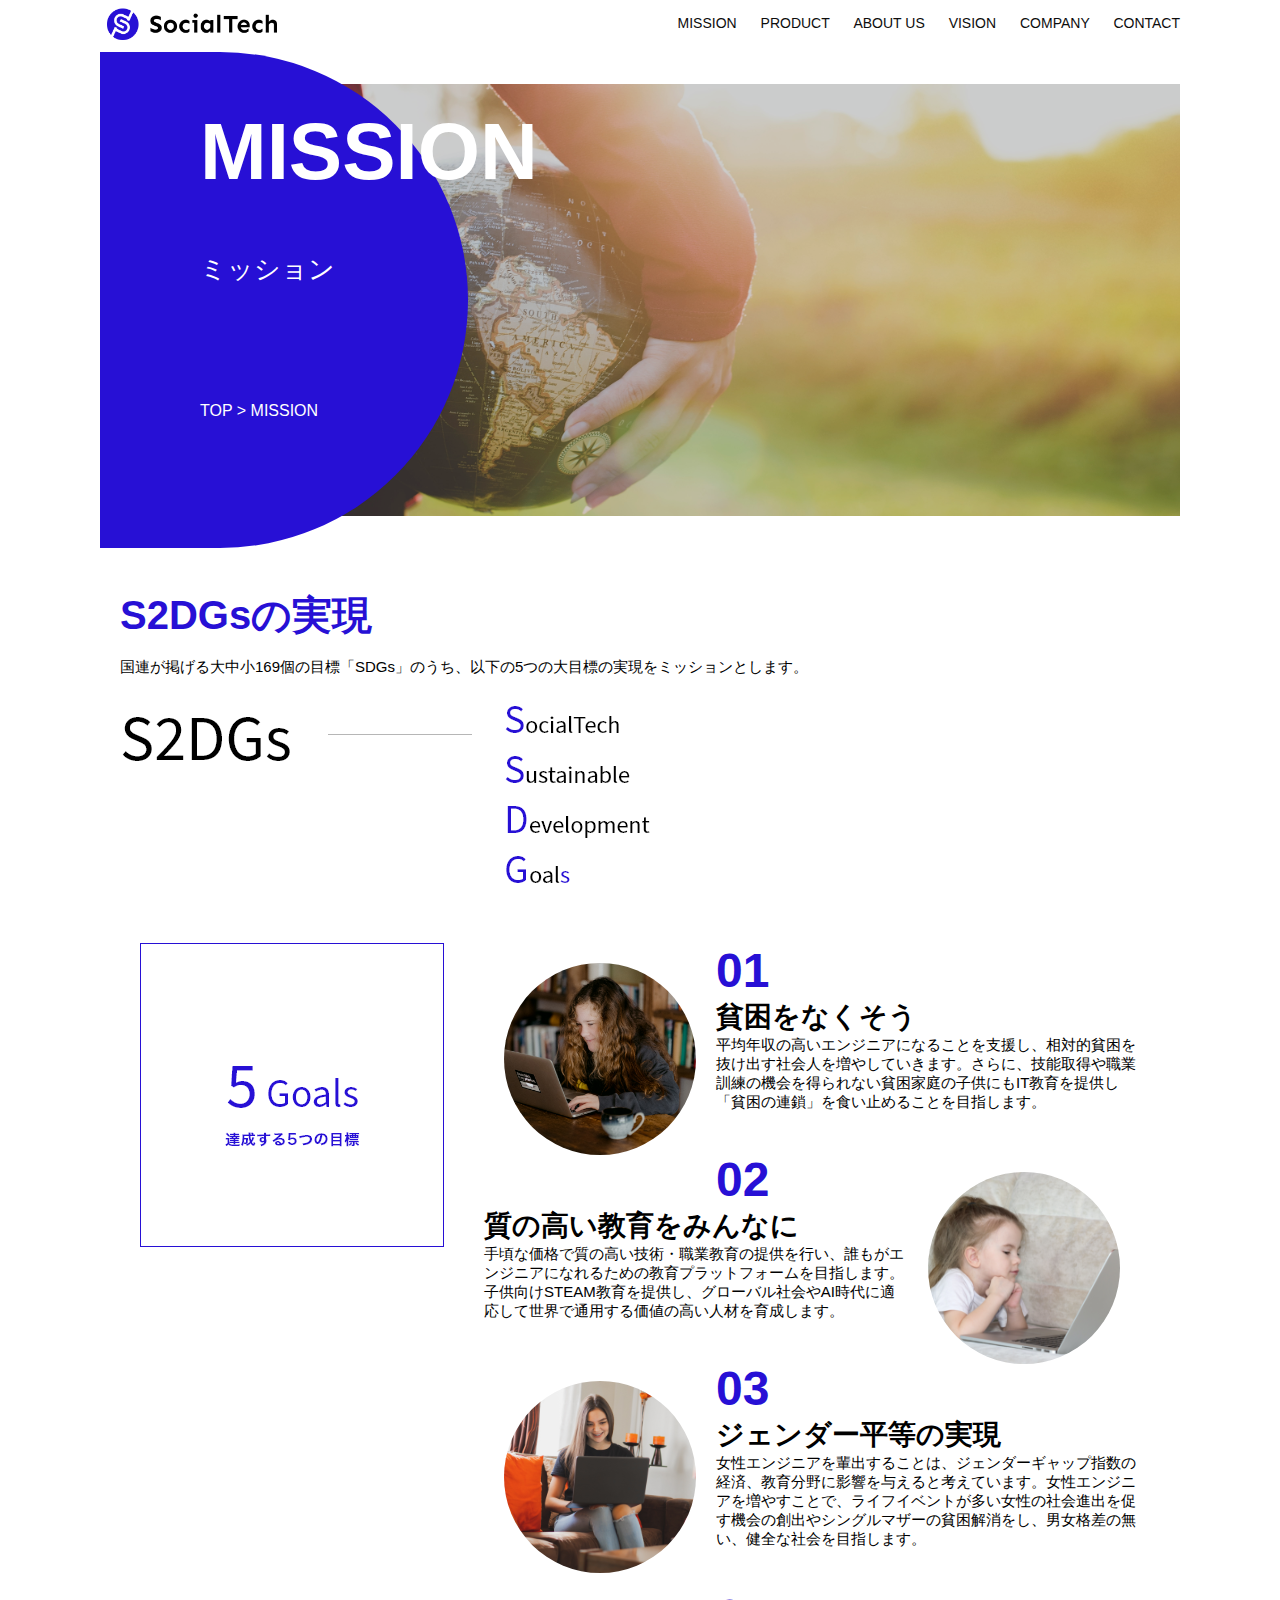
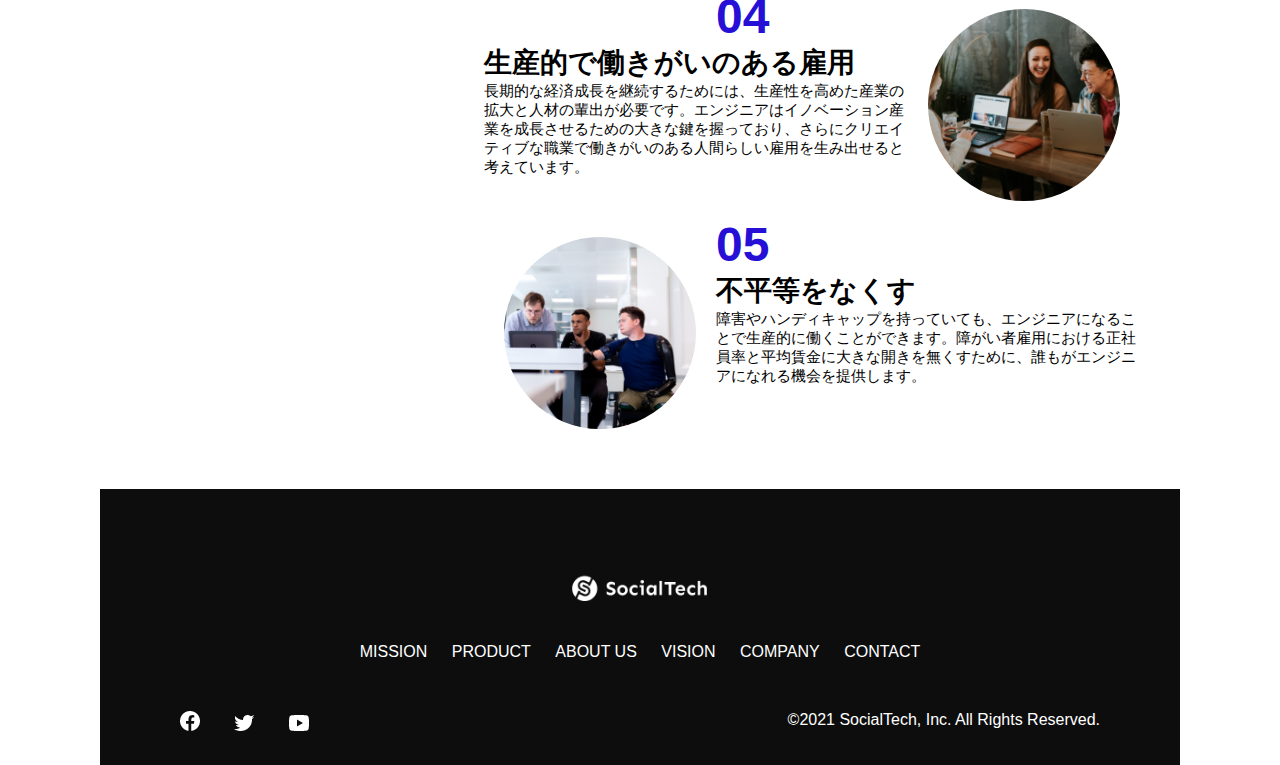
<file: mission.html>
<!DOCTYPE html>
  <html>
  <head>
    <title>SocialTech - MISSION ミッション -</title>
    <meta charset="UTF-8">
    <meta name="description" content="SocialTechが目指す5つの目標（S2DGs）を紹介します">
    <meta name="viewport" content="width=device-width, initial-scale=1.0">
    <link rel="stylesheet" href="style.css">
  </head>
 
  <body>
    <!-- ヘッダー -->
    <header>
      <!-- ロゴ -->
      <a href="index.html" id="logo"><img src="images/logo.png" alt="トップページに戻る"></a>
  
      <!-- PC用ナビゲーション -->
      <nav id="nav-pc">
        <a href="mission.html">MISSION</a>
        <a href="product.html">PRODUCT</a>
        <a href="index.html#aboutus">ABOUT US</a>
        <a href="index.html#vision">VISION</a>
        <a href="index.html#company">COMPANY</a>
        <a href="index.html#contact">CONTACT</a>
      </nav>
  
      <!-- スマホ用メニューボタン -->
      <img id="menu-sp" src="images/button-menu.png" alt="ナビゲーションを開く" onclick="document.getElementById('nav-sp').style.display = 'block'">
  
      <!-- スマホ用ナビゲーション -->
      <nav id="nav-sp">
        <img id="close" src="images/button-close.png" alt="ナビゲーションを閉じる" onclick="document.getElementById('nav-sp').style.display = 'none'">
        <a id="logo-sp" href="index.html" onclick="document.getElementById('nav-sp').style.display = 'none'"><img
            src="images/logo-sp.png" alt="トップページに戻る"></a>
        <a class="menu" href="mission.html" onclick="document.getElementById('nav-sp').style.display = 'none'">MISSION</a>
        <a class="menu" href="product.html" onclick="document.getElementById('nav-sp').style.display = 'none'">PRODUCT</a>
        <a class="menu" href="index.html#aboutus" onclick="document.getElementById('nav-sp').style.display = 'none'">ABOUT
          US</a>
        <a class="menu" href="index.html#vision"
          onclick="document.getElementById('nav-sp').style.display = 'none'">VISION</a>
        <a class="menu" href="index.html#company"
          onclick="document.getElementById('nav-sp').style.display = 'none'">COMPANY</a>
        <a class="menu" href="index.html#contact"
          onclick="document.getElementById('nav-sp').style.display = 'none'">CONTACT</a>
        <div id="sns">
          <a href="https://www.facebook.com/sejuku2013"><img src="images/button-facebook.png" alt="Facebookのリンク"></a>
          <a href="https://twitter.com/samuraijuku"><img src="images/button-twitter.png" alt="Twitterのリンク"></a>
          <a href="https://www.youtube.com/channel/UCCFOQO5aDK0xXam4cUQXT8g"><img src="images/button-youtube.png" alt="YouTubeのリンク"></a>
        </div>
      </nav>
    </header>
    <main>
      <article>
        <section id="mission-main">
          <div id="mission-title">
            <h1>MISSION</h1>
            <span>ミッション</span>
            <div>TOP > MISSION</div>
          </div>
        </section>
        <section id="mission-s2dgs">
          <h2 class="mission-h2">S2DGsの実現</h2>
          <p>国連が掲げる大中小169個の目標「SDGs」のうち、以下の5つの大目標の実現をミッションとします。</p>
          <img src="images/mission/mission-s2dgs.png" alt="S2DGs">
        </section>
        <section id="mission-5goals">
          <div>
            <img id="s2dgs-image" src="images/mission/mission-5goals.png" alt="5GOals">
          </div>
          <div>
            <div>
              <img class="fivegoals-image-left" src="images/mission/mission-5goals01.png" alt="PCを操作する女の子">
              <span class="fivegoals-number">01</span>
              <h3 class="fivegoals-h3">貧困をなくそう</h3>
              <p class="fivegoals-p">
                平均年収の高いエンジニアになることを支援し、相対的貧困を抜け出す社会人を増やしていきます。さらに、技能取得や職業訓練の機会を得られない貧困家庭の子供にもIT教育を提供し「貧困の連鎖」を食い止めることを目指します。
              </p>
            </div>

          <div>
           <img class="fivegoals-image-right" src="images/mission/mission-5goals02.png" alt="PCを見つめる小さい女の子">
           <span class="fivegoals-number">02</span>
           <h3 class="fivegoals-h3">質の高い教育をみんなに</h3>
           <p class="fivegoals-p">
             手頃な価格で質の高い技術・職業教育の提供を行い、誰もがエンジニアになれるための教育プラットフォームを目指します。子供向けSTEAM教育を提供し、グローバル社会やAI時代に適応して世界で通用する価値の高い人材を育成します。
           </p>
         </div>
 
         <div>
           <img class="fivegoals-image-left" src="images/mission/mission-5goals03.png" alt="PCを操作する女性">
           <span class="fivegoals-number">03</span>
           <h3 class="fivegoals-h3">ジェンダー平等の実現</h3>
           <p class="fivegoals-p">
             女性エンジニアを輩出することは、ジェンダーギャップ指数の経済、教育分野に影響を与えると考えています。女性エンジニアを増やすことで、ライフイベントが多い女性の社会進出を促す機会の創出やシングルマザーの貧困解消をし、男女格差の無い、健全な社会を目指します。
           </p>
         </div>
 
         <div>
           <img class="fivegoals-image-right" src="images/mission/mission-5goals04.png" alt="笑顔で話し合う3人の男女">
           <span class="fivegoals-number">04</span>
           <h3 class="fivegoals-h3">生産的で働きがいのある雇用</h3>
           <p class="fivegoals-p">
             長期的な経済成長を継続するためには、生産性を高めた産業の拡大と人材の輩出が必要です。エンジニアはイノベーション産業を成長させるための大きな鍵を握っており、さらにクリエイティブな職業で働きがいのある人間らしい雇用を生み出せると考えています。
           </p>
         </div>
 
         <div>
           <img class="fivegoals-image-left" src="images/mission/mission-5goals05.png" alt="障害を持つ男性が生き生きと働く様子">
           <span class="fivegoals-number">05</span>
           <h3 class="fivegoals-h3">不平等をなくす</h3>
           <p class="fivegoals-p">
             障害やハンディキャップを持っていても、エンジニアになることで生産的に働くことができます。障がい者雇用における正社員率と平均賃金に大きな開きを無くすために、誰もがエンジニアになれる機会を提供します。
           </p>
         </div>
       </div>
        </section>
      </article>
      <footer>
        <div id="footer-logo">
          <img src="images/logo-sp.png" alt="SocialTech">
        </div>
        <div id="footer-link">
          <a href="mission.html">MISSION</a>
          <a href="product.html">PRODUCT</a>
          <a href="index.html#aboutus">ABOUT US</a>
          <a href="index.html#vision">VISION</a>
          <a href="index.html#company">COMPANY</a>
          <a href="index.html#contact">CONTACT</a>
        </div>
        <div id="sns-footer">
          <a href="https://www.facebook.com/sejuku2013"><img src="images/button-facebook.png" alt="Facebookのリンク"></a>
          <a href="https://twitter.com/samuraijuku"><img src="images/button-twitter.png" alt="Twitterのリンク"></a>
          <a href="https://www.youtube.com/channel/UCCFOQO5aDK0xXam4cUQXT8g"><img src="images/button-youtube.png" alt="YouTubeのリンク"></a>
          <span id="copyright">&copy;2021 SocialTech, Inc. All Rights Reserved. </span>
        </div>
      </footer>
    </main>
  </body>
 
  </html>
</file>
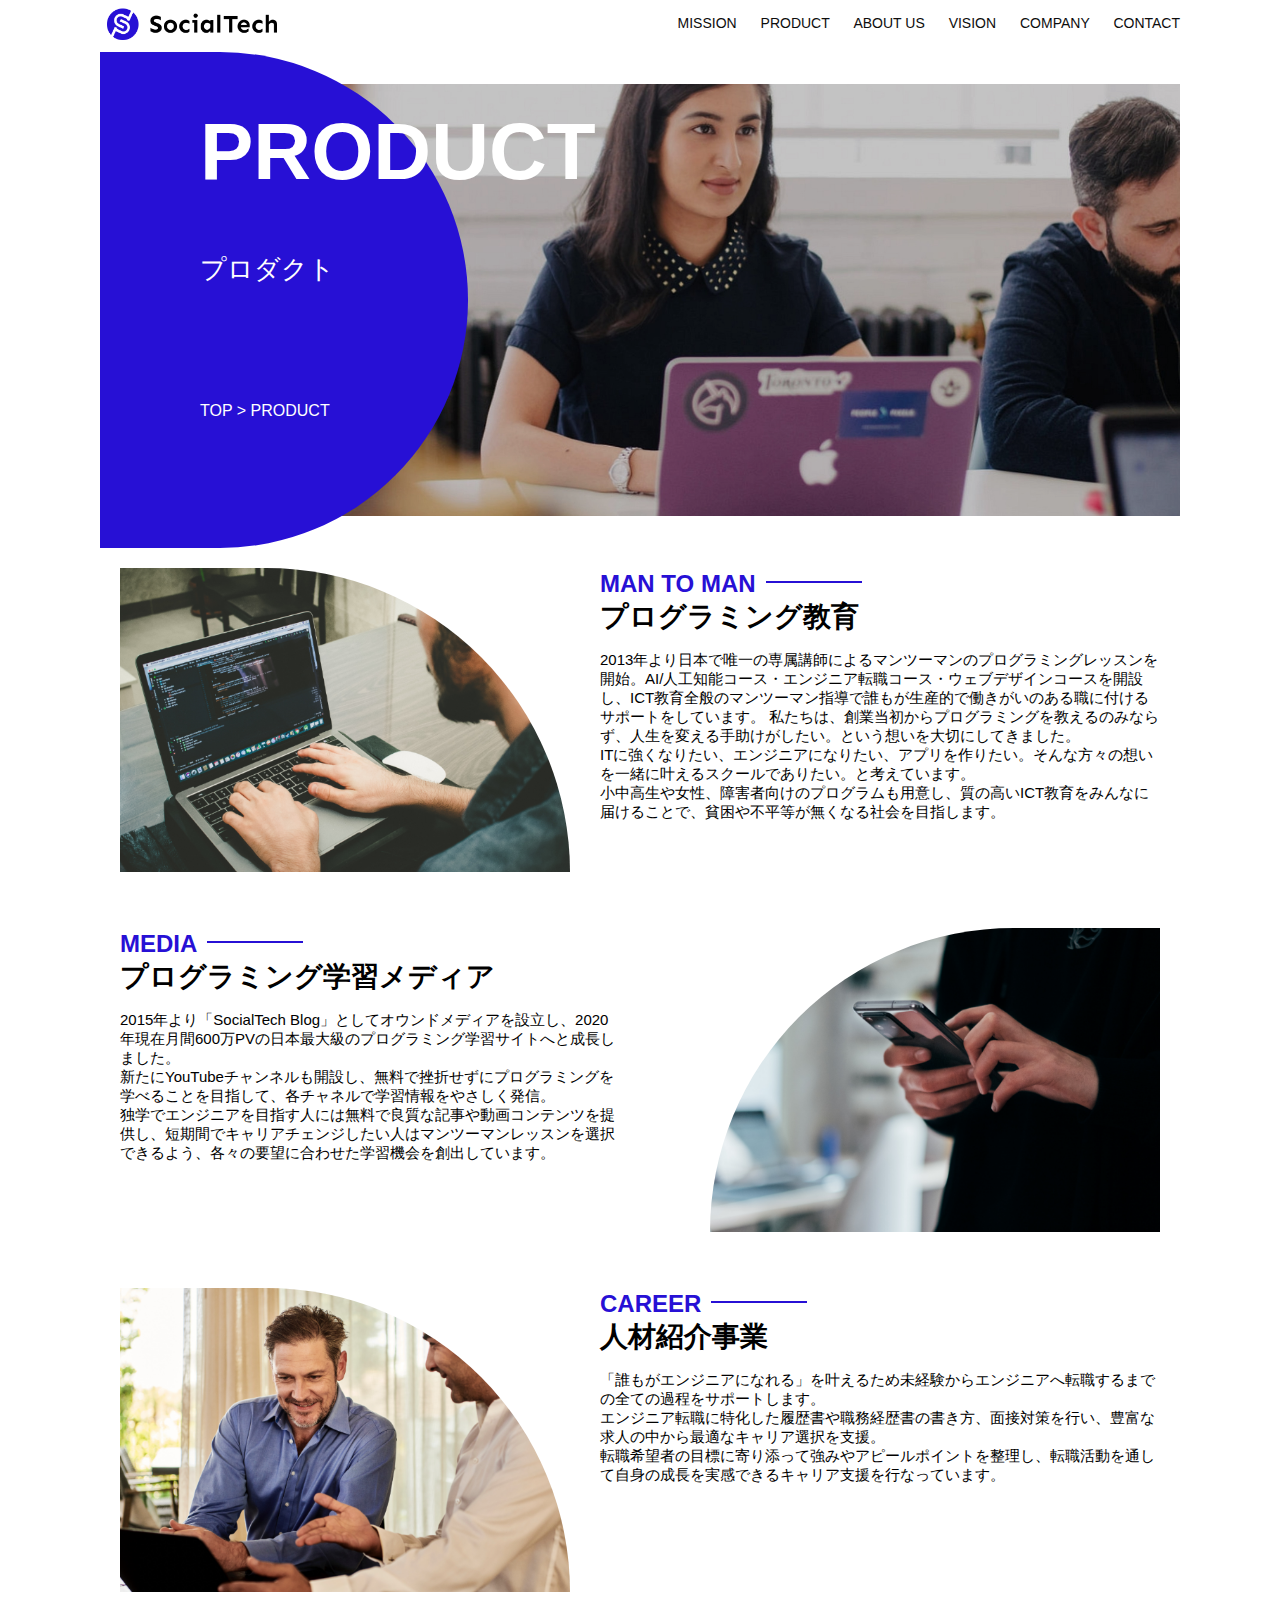
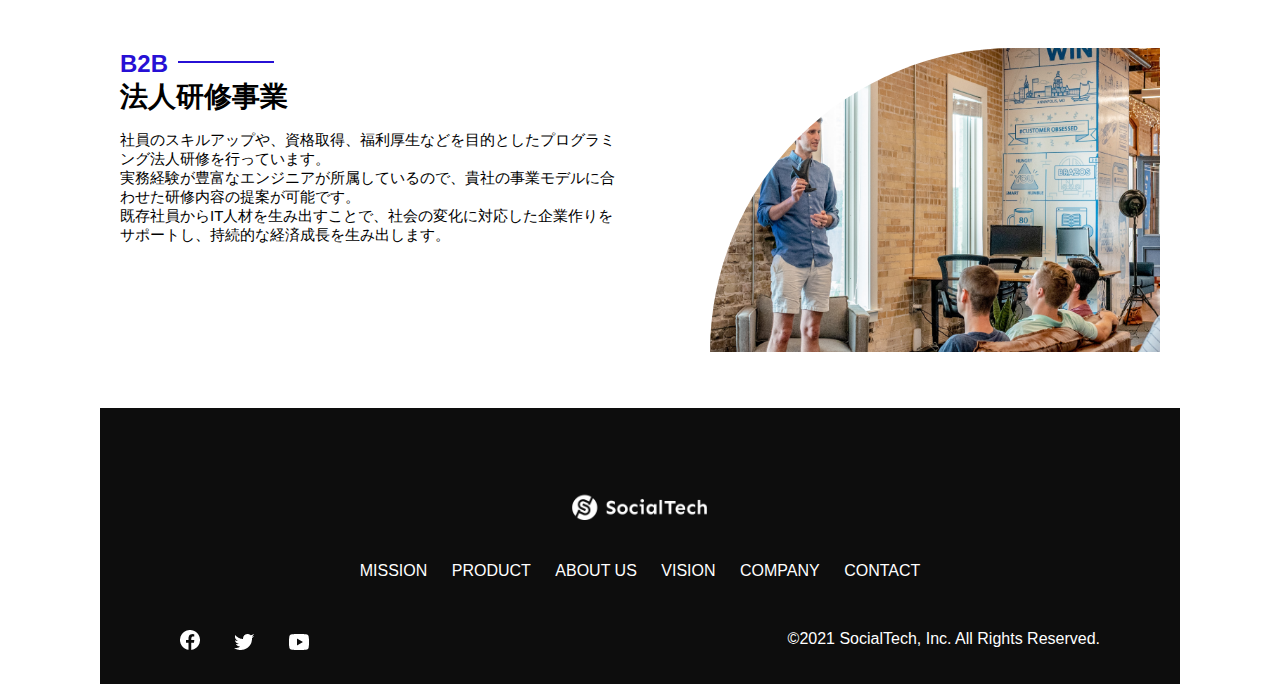
<file: product.html>
<!DOCTYPE html>
  <html>
  <head>
    <title>SocialTech -PRODUCT-</title>
    <meta charset="UTF-8">
    <meta name="description" content="SocialTechの4つのプロダクトを紹介します">
    <meta name="viewport" content="width=device-width, initial-scale=1.0">
    <link rel="stylesheet" href="style.css">
  </head>
  
  <body>
    <!-- ヘッダー -->
    <header>
      <!-- ロゴ -->
      <a href="index.html" id="logo"><img src="images/logo.png" alt="トップページに戻る"></a>
  
      <!-- PC用ナビゲーション -->
      <nav id="nav-pc">
        <a href="mission.html">MISSION</a>
        <a href="product.html">PRODUCT</a>
        <a href="index.html#aboutus">ABOUT US</a>
        <a href="index.html#vision">VISION</a>
        <a href="index.html#company">COMPANY</a>
        <a href="index.html#contact">CONTACT</a>
      </nav>
  
      <!-- スマホ用メニューボタン -->
      <img id="menu-sp" src="images/button-menu.png" alt="ナビゲーションを開く" onclick="document.getElementById('nav-sp').style.display = 'block'">
  
      <!-- スマホ用ナビゲーション -->
      <nav id="nav-sp">
        <img id="close" src="images/button-close.png" alt="ナビゲーションを閉じる" onclick="document.getElementById('nav-sp').style.display = 'none'">
        <a id="logo-sp" href="index.html" onclick="document.getElementById('nav-sp').style.display = 'none'"><img
            src="images/logo-sp.png" alt="トップページに戻る"></a>
        <a class="menu" href="mission.html" onclick="document.getElementById('nav-sp').style.display = 'none'">MISSION</a>
        <a class="menu" href="product.html" onclick="document.getElementById('nav-sp').style.display = 'none'">PRODUCT</a>
        <a class="menu" href="index.html#aboutus" onclick="document.getElementById('nav-sp').style.display = 'none'">ABOUT
          US</a>
        <a class="menu" href="index.html#vision"
          onclick="document.getElementById('nav-sp').style.display = 'none'">VISION</a>
        <a class="menu" href="index.html#company"
          onclick="document.getElementById('nav-sp').style.display = 'none'">COMPANY</a>
        <a class="menu" href="index.html#contact"
          onclick="document.getElementById('nav-sp').style.display = 'none'">CONTACT</a>
        <div id="sns">
          <a href="https://www.facebook.com/sejuku2013"><img src="images/button-facebook.png" alt="Facebookのリンク"></a>
          <a href="https://twitter.com/samuraijuku"><img src="images/button-twitter.png" alt="Twitterのリンク"></a>
          <a href="https://www.youtube.com/channel/UCCFOQO5aDK0xXam4cUQXT8g"><img src="images/button-youtube.png" alt="YouTubeのリンク"></a>
        </div>
      </nav>
    </header>
    <main>
      <article>
        <section id="product-main">
          <div id="product-title">
            <h1>PRODUCT</h1>
            <span>プロダクト</span>
            <div>TOP > PRODUCT</div>
          </div>
        </section>
        <section class="product-section1">
          <img src="images/product/product-mantoman.png" alt="PCでコードを書く男性">
          <div>
            <h2 class="product-h2">MAN TO MAN</h2>
            <h3 class="product-h3">プログラミング教育</h3>
            <p>
              2013年より日本で唯一の専属講師によるマンツーマンのプログラミングレッスンを開始。AI/人工知能コース・エンジニア転職コース・ウェブデザインコースを開設し、ICT教育全般のマンツーマン指導で誰もが生産的で働きがいのある職に付けるサポートをしています。
              私たちは、創業当初からプログラミングを教えるのみならず、人生を変える手助けがしたい。という想いを大切にしてきました。<br>ITに強くなりたい、エンジニアになりたい、アプリを作りたい。そんな方々の想いを一緒に叶えるスクールでありたい。と考えています。<br>小中高生や女性、障害者向けのプログラムも用意し、質の高いICT教育をみんなに届けることで、貧困や不平等が無くなる社会を目指します。
            </p>
          </div>
        </section>
        <section class="product-section2">
          <div>
            <h2 class="product-h2">MEDIA</h2>
            <h3 class="product-h3">プログラミング学習メディア</h3>
            <p>2015年より「SocialTech
              Blog」としてオウンドメディアを設立し、2020年現在月間600万PVの日本最大級のプログラミング学習サイトへと成長しました。<br>新たにYouTubeチャンネルも開設し、無料で挫折せずにプログラミングを学べることを目指して、各チャネルで学習情報をやさしく発信。<br>独学でエンジニアを目指す人には無料で良質な記事や動画コンテンツを提供し、短期間でキャリアチェンジしたい人はマンツーマンレッスンを選択できるよう、各々の要望に合わせた学習機会を創出しています。
            </p>
          </div>
          <img src="images/product/product-media.png" alt="スマートフォンを操作する人">
        </section>
        <section class="product-section1">
          <img src="images/product/product-career.png" alt="笑顔で話し合う2人の男性">
          <div>
            <h2 class="product-h2">CAREER</h2>
            <h3 class="product-h3">人材紹介事業</h3>
            <p>
              「誰もがエンジニアになれる」を叶えるため未経験からエンジニアへ転職するまでの全ての過程をサポートします。<br>エンジニア転職に特化した履歴書や職務経歴書の書き方、面接対策を行い、豊富な求人の中から最適なキャリア選択を支援。<br>転職希望者の目標に寄り添って強みやアピールポイントを整理し、転職活動を通して自身の成長を実感できるキャリア支援を行なっています。<br>
            </p>
          </div>
        </section>
        <section class="product-section2">
          <div>
            <h2 class="product-h2">B2B</h2>
            <h3 class="product-h3">法人研修事業</h3>
            <p>
              社員のスキルアップや、資格取得、福利厚生などを目的としたプログラミング法人研修を行っています。<br>実務経験が豊富なエンジニアが所属しているので、貴社の事業モデルに合わせた研修内容の提案が可能です。<br>既存社員からIT人材を生み出すことで、社会の変化に対応した企業作りをサポートし、持続的な経済成長を生み出します。
            </p>
          </div>
          <img src="images/product/product-b2b.png" alt="講演中の男性とそれを聴く人々">
        </section>
      </article>
      <footer>
        <div id="footer-logo">
          <img src="images/logo-sp.png" alt="SocialTech">
        </div>
        <div id="footer-link">
          <a href="mission.html">MISSION</a>
          <a href="product.html">PRODUCT</a>
          <a href="index.html#aboutus">ABOUT US</a>
          <a href="index.html#vision">VISION</a>
          <a href="index.html#company">COMPANY</a>
          <a href="index.html#contact">CONTACT</a>
        </div>
        <div id="sns-footer">
          <a href="https://www.facebook.com/sejuku2013"><img src="images/button-facebook.png" alt="Facebookのリンク"></a>
          <a href="https://twitter.com/samuraijuku"><img src="images/button-twitter.png" alt="Twitterのリンク"></a>
          <a href="https://www.youtube.com/channel/UCCFOQO5aDK0xXam4cUQXT8g"><img src="images/button-youtube.png" alt="YouTubeのリンク"></a>
          <span id="copyright">&copy;2021 SocialTech, Inc. All Rights Reserved. </span>
        </div>
      </footer>
    </main>
  </body>
  
  </html>
</file>
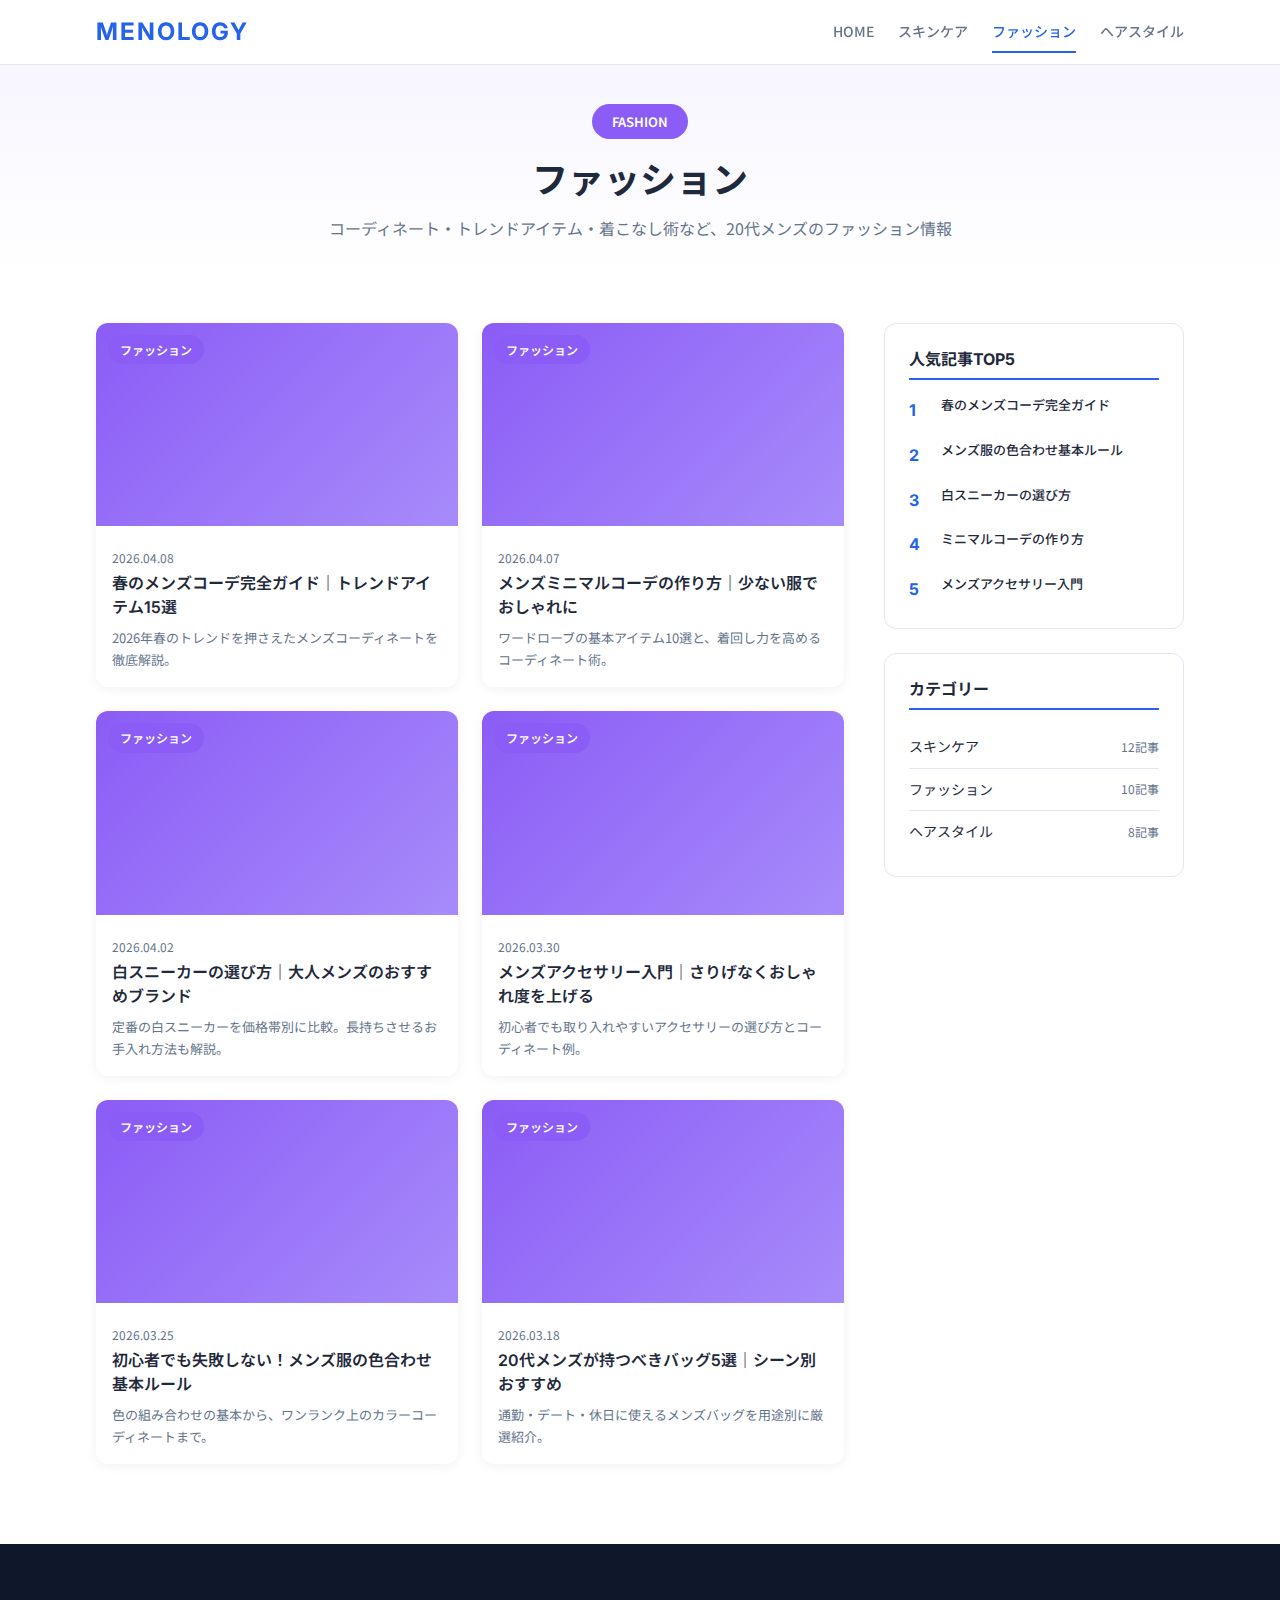
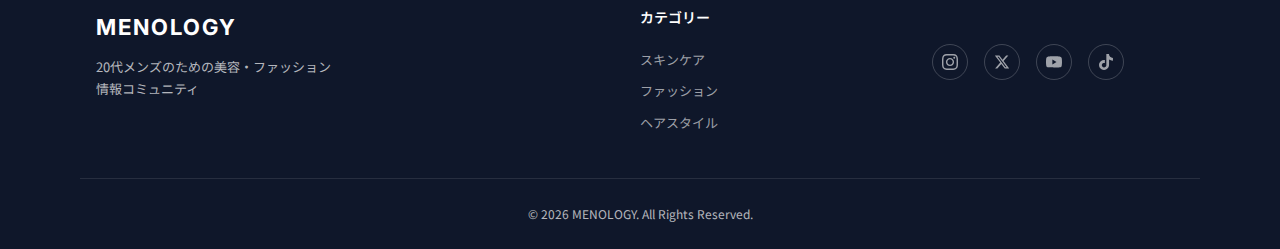
<file: mens-beauty/fashion.html>
<!DOCTYPE html>
<html lang="ja">
<head>
  <meta charset="utf-8">
  <meta name="viewport" content="width=device-width, initial-scale=1.0">
  <meta name="description" content="MENOLOGY ファッション - 20代メンズ向けのコーディネート・トレンドアイテム・着こなし術をお届け。">
  <title>ファッション - MENOLOGY</title>
  <link rel="preconnect" href="https://fonts.googleapis.com">
  <link rel="preconnect" href="https://fonts.gstatic.com" crossorigin>
  <link href="https://fonts.googleapis.com/css2?family=Inter:wght@400;600;700&family=Noto+Sans+JP:wght@400;500;700&display=swap" rel="stylesheet">
  <link rel="stylesheet" href="style.css">
</head>
<body>

  <!-- ==================== HEADER ==================== -->
  <header class="site-header">
    <div class="header-inner">
      <a href="index.html" class="logo">MENOLOGY</a>
      <nav class="nav-pc">
        <a href="index.html">HOME</a>
        <a href="skincare.html">スキンケア</a>
        <a href="fashion.html" class="active">ファッション</a>
        <a href="hairstyle.html">ヘアスタイル</a>
      </nav>
      <button class="menu-toggle" id="menu-toggle" aria-label="メニューを開く">
        <svg viewBox="0 0 24 24" fill="none" stroke="currentColor" stroke-width="2" stroke-linecap="round">
          <line x1="3" y1="6" x2="21" y2="6"></line>
          <line x1="3" y1="12" x2="21" y2="12"></line>
          <line x1="3" y1="18" x2="21" y2="18"></line>
        </svg>
      </button>
    </div>
    <nav class="nav-sp" id="nav-sp">
      <button class="nav-sp-close" id="nav-sp-close" aria-label="メニューを閉じる">
        <svg viewBox="0 0 24 24" fill="none" stroke="currentColor" stroke-width="2" stroke-linecap="round">
          <line x1="18" y1="6" x2="6" y2="18"></line>
          <line x1="6" y1="6" x2="18" y2="18"></line>
        </svg>
      </button>
      <a href="index.html">HOME</a>
      <a href="skincare.html">スキンケア</a>
      <a href="fashion.html">ファッション</a>
      <a href="hairstyle.html">ヘアスタイル</a>
    </nav>
  </header>

  <main>

    <!-- ==================== CATEGORY HERO ==================== -->
    <section class="category-hero category-hero--fashion">
      <div class="container">
        <span class="category-tag-large tag--fashion">FASHION</span>
        <h1>ファッション</h1>
        <p>コーディネート・トレンドアイテム・着こなし術など、20代メンズのファッション情報</p>
      </div>
    </section>

    <!-- ==================== CATEGORY CONTENT ==================== -->
    <section class="category-layout">
      <div class="container">

        <!-- Main Article Grid -->
        <div class="category-main">

          <article class="article-card">
            <a href="#">
              <div class="article-card__image article-card__image--fashion">
                <span class="article-tag tag--fashion">ファッション</span>
              </div>
              <div class="article-card__content">
                <time class="article-card__date">2026.04.08</time>
                <h3>春のメンズコーデ完全ガイド｜トレンドアイテム15選</h3>
                <p>2026年春のトレンドを押さえたメンズコーディネートを徹底解説。</p>
              </div>
            </a>
          </article>

          <article class="article-card">
            <a href="#">
              <div class="article-card__image article-card__image--fashion">
                <span class="article-tag tag--fashion">ファッション</span>
              </div>
              <div class="article-card__content">
                <time class="article-card__date">2026.04.07</time>
                <h3>メンズミニマルコーデの作り方｜少ない服でおしゃれに</h3>
                <p>ワードローブの基本アイテム10選と、着回し力を高めるコーディネート術。</p>
              </div>
            </a>
          </article>

          <article class="article-card">
            <a href="#">
              <div class="article-card__image article-card__image--fashion">
                <span class="article-tag tag--fashion">ファッション</span>
              </div>
              <div class="article-card__content">
                <time class="article-card__date">2026.04.02</time>
                <h3>白スニーカーの選び方｜大人メンズのおすすめブランド</h3>
                <p>定番の白スニーカーを価格帯別に比較。長持ちさせるお手入れ方法も解説。</p>
              </div>
            </a>
          </article>

          <article class="article-card">
            <a href="#">
              <div class="article-card__image article-card__image--fashion">
                <span class="article-tag tag--fashion">ファッション</span>
              </div>
              <div class="article-card__content">
                <time class="article-card__date">2026.03.30</time>
                <h3>メンズアクセサリー入門｜さりげなくおしゃれ度を上げる</h3>
                <p>初心者でも取り入れやすいアクセサリーの選び方とコーディネート例。</p>
              </div>
            </a>
          </article>

          <article class="article-card">
            <a href="#">
              <div class="article-card__image article-card__image--fashion">
                <span class="article-tag tag--fashion">ファッション</span>
              </div>
              <div class="article-card__content">
                <time class="article-card__date">2026.03.25</time>
                <h3>初心者でも失敗しない！メンズ服の色合わせ基本ルール</h3>
                <p>色の組み合わせの基本から、ワンランク上のカラーコーディネートまで。</p>
              </div>
            </a>
          </article>

          <article class="article-card">
            <a href="#">
              <div class="article-card__image article-card__image--fashion">
                <span class="article-tag tag--fashion">ファッション</span>
              </div>
              <div class="article-card__content">
                <time class="article-card__date">2026.03.18</time>
                <h3>20代メンズが持つべきバッグ5選｜シーン別おすすめ</h3>
                <p>通勤・デート・休日に使えるメンズバッグを用途別に厳選紹介。</p>
              </div>
            </a>
          </article>

        </div>

        <!-- Sidebar -->
        <aside class="sidebar">

          <div class="sidebar-section">
            <h3>人気記事TOP5</h3>
            <div class="sidebar-popular">
              <a href="#" class="sidebar-popular-item">
                <span class="sidebar-popular-rank">1</span>
                <h4>春のメンズコーデ完全ガイド</h4>
              </a>
              <a href="#" class="sidebar-popular-item">
                <span class="sidebar-popular-rank">2</span>
                <h4>メンズ服の色合わせ基本ルール</h4>
              </a>
              <a href="#" class="sidebar-popular-item">
                <span class="sidebar-popular-rank">3</span>
                <h4>白スニーカーの選び方</h4>
              </a>
              <a href="#" class="sidebar-popular-item">
                <span class="sidebar-popular-rank">4</span>
                <h4>ミニマルコーデの作り方</h4>
              </a>
              <a href="#" class="sidebar-popular-item">
                <span class="sidebar-popular-rank">5</span>
                <h4>メンズアクセサリー入門</h4>
              </a>
            </div>
          </div>

          <div class="sidebar-section">
            <h3>カテゴリー</h3>
            <nav class="sidebar-categories">
              <a href="skincare.html">スキンケア <span>12記事</span></a>
              <a href="fashion.html">ファッション <span>10記事</span></a>
              <a href="hairstyle.html">ヘアスタイル <span>8記事</span></a>
            </nav>
          </div>

        </aside>

      </div>
    </section>

  </main>

  <!-- ==================== FOOTER ==================== -->
  <footer class="site-footer">
    <div class="footer-inner">
      <div class="footer-brand">
        <span class="footer-logo">MENOLOGY</span>
        <p>20代メンズのための美容・ファッション<br>情報コミュニティ</p>
      </div>
      <div class="footer-col">
        <h4>カテゴリー</h4>
        <a href="skincare.html">スキンケア</a>
        <a href="fashion.html">ファッション</a>
        <a href="hairstyle.html">ヘアスタイル</a>
      </div>
      <div class="footer-social">
        <a href="#" aria-label="Instagram">
          <svg viewBox="0 0 24 24"><path d="M12 2.163c3.204 0 3.584.012 4.85.07 3.252.148 4.771 1.691 4.919 4.919.058 1.265.069 1.645.069 4.849 0 3.205-.012 3.584-.069 4.849-.149 3.225-1.664 4.771-4.919 4.919-1.266.058-1.644.07-4.85.07-3.204 0-3.584-.012-4.849-.07-3.26-.149-4.771-1.699-4.919-4.92-.058-1.265-.07-1.644-.07-4.849 0-3.204.013-3.583.07-4.849.149-3.227 1.664-4.771 4.919-4.919 1.266-.057 1.645-.069 4.849-.069zm0-2.163c-3.259 0-3.667.014-4.947.072-4.358.2-6.78 2.618-6.98 6.98-.059 1.281-.073 1.689-.073 4.948 0 3.259.014 3.668.072 4.948.2 4.358 2.618 6.78 6.98 6.98 1.281.058 1.689.072 4.948.072 3.259 0 3.668-.014 4.948-.072 4.354-.2 6.782-2.618 6.979-6.98.059-1.28.073-1.689.073-4.948 0-3.259-.014-3.667-.072-4.947-.196-4.354-2.617-6.78-6.979-6.98-1.281-.059-1.69-.073-4.949-.073zm0 5.838c-3.403 0-6.162 2.759-6.162 6.162s2.759 6.163 6.162 6.163 6.162-2.759 6.162-6.163c0-3.403-2.759-6.162-6.162-6.162zm0 10.162c-2.209 0-4-1.79-4-4 0-2.209 1.791-4 4-4s4 1.791 4 4c0 2.21-1.791 4-4 4zm6.406-11.845c-.796 0-1.441.645-1.441 1.44s.645 1.44 1.441 1.44c.795 0 1.439-.645 1.439-1.44s-.644-1.44-1.439-1.44z"/></svg>
        </a>
        <a href="#" aria-label="X (Twitter)">
          <svg viewBox="0 0 24 24"><path d="M18.244 2.25h3.308l-7.227 8.26 8.502 11.24H16.17l-5.214-6.817L4.99 21.75H1.68l7.73-8.835L1.254 2.25H8.08l4.713 6.231zm-1.161 17.52h1.833L7.084 4.126H5.117z"/></svg>
        </a>
        <a href="#" aria-label="YouTube">
          <svg viewBox="0 0 24 24"><path d="M23.498 6.186a3.016 3.016 0 0 0-2.122-2.136C19.505 3.545 12 3.545 12 3.545s-7.505 0-9.377.505A3.017 3.017 0 0 0 .502 6.186C0 8.07 0 12 0 12s0 3.93.502 5.814a3.016 3.016 0 0 0 2.122 2.136c1.871.505 9.376.505 9.376.505s7.505 0 9.377-.505a3.015 3.015 0 0 0 2.122-2.136C24 15.93 24 12 24 12s0-3.93-.502-5.814zM9.545 15.568V8.432L15.818 12l-6.273 3.568z"/></svg>
        </a>
        <a href="#" aria-label="TikTok">
          <svg viewBox="0 0 24 24"><path d="M12.525.02c1.31-.02 2.61-.01 3.91-.02.08 1.53.63 3.09 1.75 4.17 1.12 1.11 2.7 1.62 4.24 1.79v4.03c-1.44-.05-2.89-.35-4.2-.97-.57-.26-1.1-.59-1.62-.93-.01 2.92.01 5.84-.02 8.75-.08 1.4-.54 2.79-1.35 3.94-1.31 1.92-3.58 3.17-5.91 3.21-1.43.08-2.86-.31-4.08-1.03-2.02-1.19-3.44-3.37-3.65-5.71-.02-.5-.03-1-.01-1.49.18-1.9 1.12-3.72 2.58-4.96 1.66-1.44 3.98-2.13 6.15-1.72.02 1.48-.04 2.96-.04 4.44-.99-.32-2.15-.23-3.02.37-.63.41-1.11 1.04-1.36 1.75-.21.51-.15 1.07-.14 1.61.24 1.64 1.82 3.02 3.5 2.87 1.12-.01 2.19-.66 2.77-1.61.19-.33.4-.67.41-1.06.1-1.79.06-3.57.07-5.36.01-4.03-.01-8.05.02-12.07z"/></svg>
        </a>
      </div>
    </div>
    <div class="footer-bottom">
      <span>&copy; 2026 MENOLOGY. All Rights Reserved.</span>
    </div>
  </footer>

  <script src="script.js"></script>
</body>
</html>
</file>
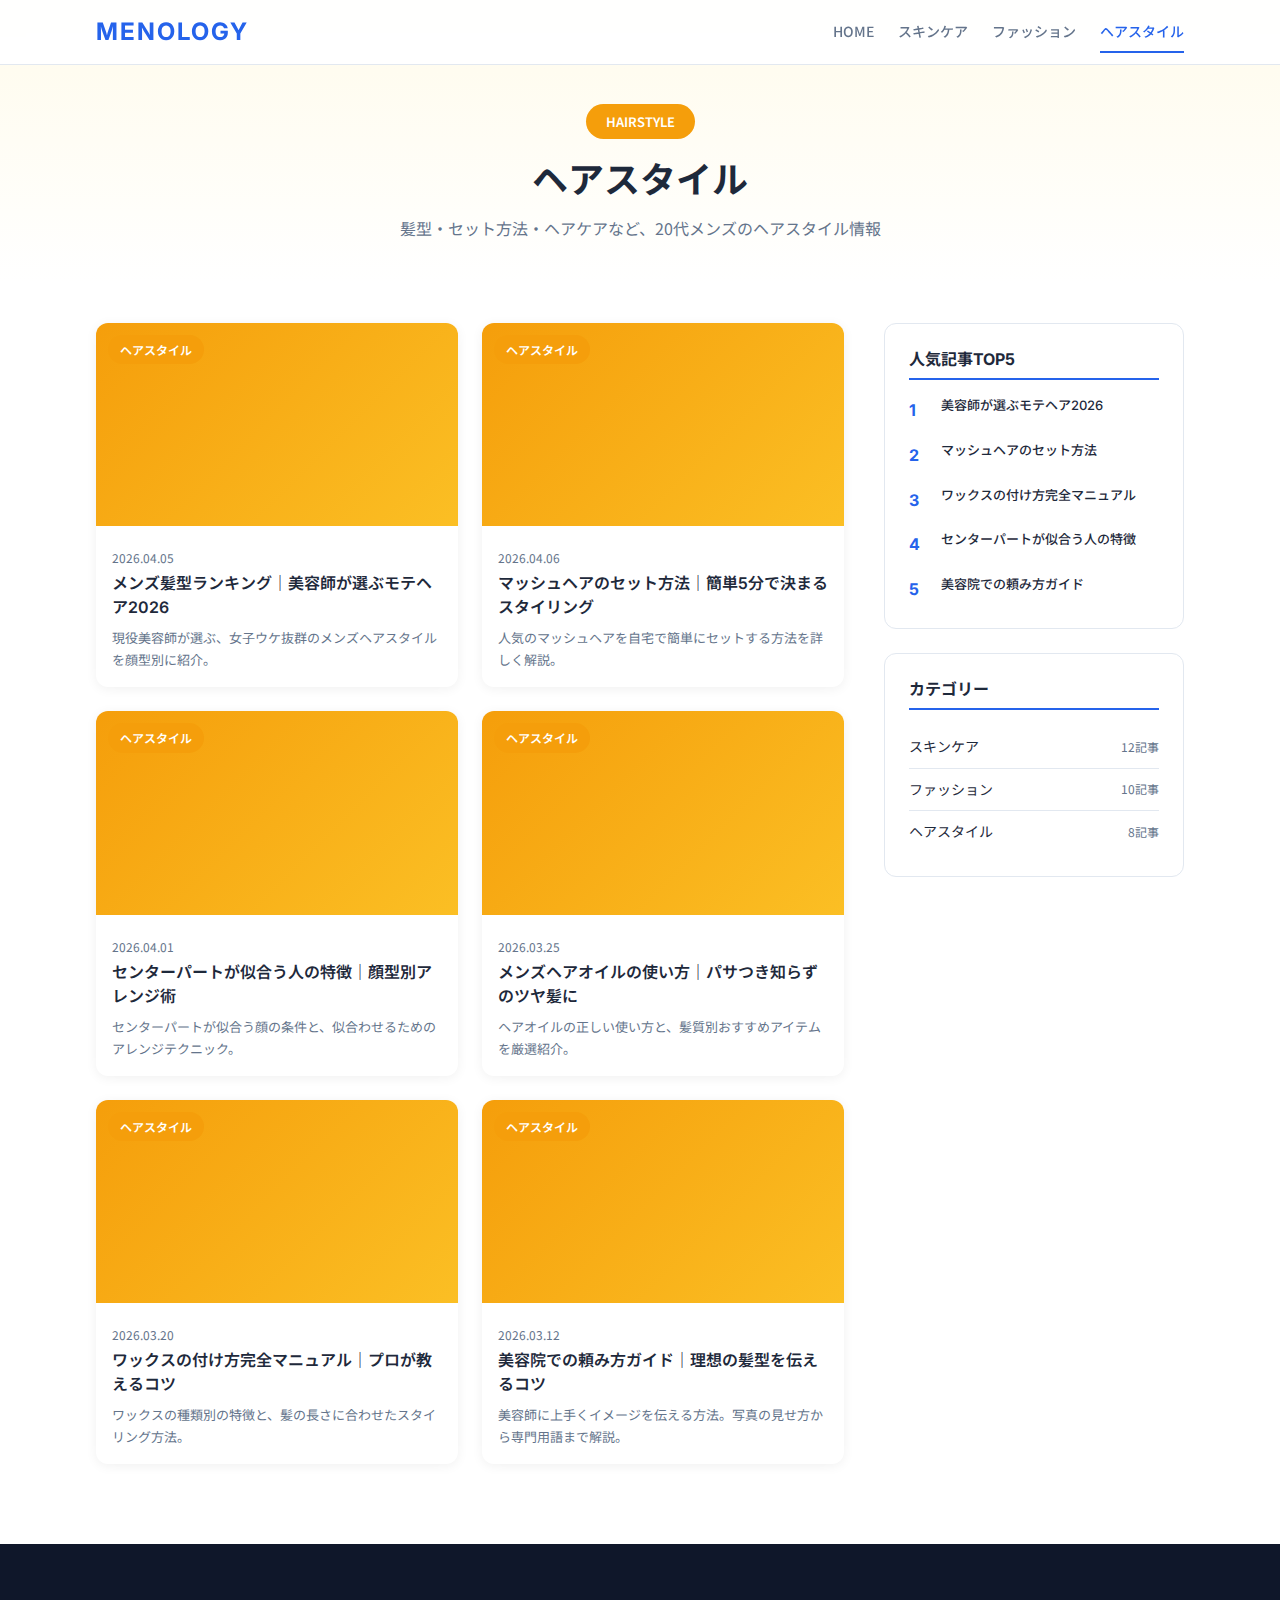
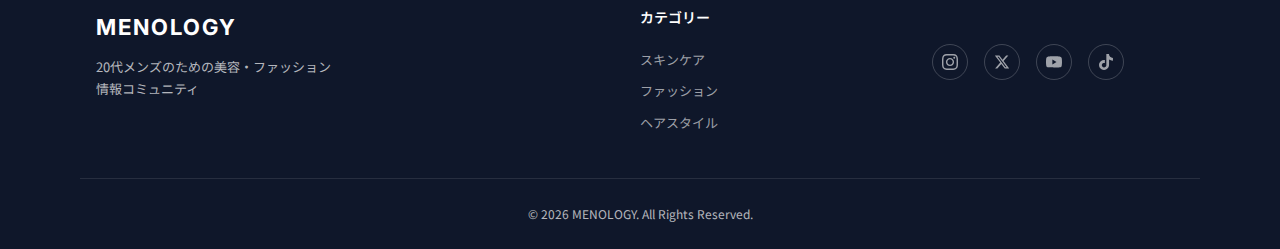
<file: mens-beauty/hairstyle.html>
<!DOCTYPE html>
<html lang="ja">
<head>
  <meta charset="utf-8">
  <meta name="viewport" content="width=device-width, initial-scale=1.0">
  <meta name="description" content="MENOLOGY ヘアスタイル - 20代メンズ向けの髪型・セット方法・ヘアケア情報をお届け。">
  <title>ヘアスタイル - MENOLOGY</title>
  <link rel="preconnect" href="https://fonts.googleapis.com">
  <link rel="preconnect" href="https://fonts.gstatic.com" crossorigin>
  <link href="https://fonts.googleapis.com/css2?family=Inter:wght@400;600;700&family=Noto+Sans+JP:wght@400;500;700&display=swap" rel="stylesheet">
  <link rel="stylesheet" href="style.css">
</head>
<body>

  <!-- ==================== HEADER ==================== -->
  <header class="site-header">
    <div class="header-inner">
      <a href="index.html" class="logo">MENOLOGY</a>
      <nav class="nav-pc">
        <a href="index.html">HOME</a>
        <a href="skincare.html">スキンケア</a>
        <a href="fashion.html">ファッション</a>
        <a href="hairstyle.html" class="active">ヘアスタイル</a>
      </nav>
      <button class="menu-toggle" id="menu-toggle" aria-label="メニューを開く">
        <svg viewBox="0 0 24 24" fill="none" stroke="currentColor" stroke-width="2" stroke-linecap="round">
          <line x1="3" y1="6" x2="21" y2="6"></line>
          <line x1="3" y1="12" x2="21" y2="12"></line>
          <line x1="3" y1="18" x2="21" y2="18"></line>
        </svg>
      </button>
    </div>
    <nav class="nav-sp" id="nav-sp">
      <button class="nav-sp-close" id="nav-sp-close" aria-label="メニューを閉じる">
        <svg viewBox="0 0 24 24" fill="none" stroke="currentColor" stroke-width="2" stroke-linecap="round">
          <line x1="18" y1="6" x2="6" y2="18"></line>
          <line x1="6" y1="6" x2="18" y2="18"></line>
        </svg>
      </button>
      <a href="index.html">HOME</a>
      <a href="skincare.html">スキンケア</a>
      <a href="fashion.html">ファッション</a>
      <a href="hairstyle.html">ヘアスタイル</a>
    </nav>
  </header>

  <main>

    <!-- ==================== CATEGORY HERO ==================== -->
    <section class="category-hero category-hero--hair">
      <div class="container">
        <span class="category-tag-large tag--hair">HAIRSTYLE</span>
        <h1>ヘアスタイル</h1>
        <p>髪型・セット方法・ヘアケアなど、20代メンズのヘアスタイル情報</p>
      </div>
    </section>

    <!-- ==================== CATEGORY CONTENT ==================== -->
    <section class="category-layout">
      <div class="container">

        <!-- Main Article Grid -->
        <div class="category-main">

          <article class="article-card">
            <a href="#">
              <div class="article-card__image article-card__image--hair">
                <span class="article-tag tag--hair">ヘアスタイル</span>
              </div>
              <div class="article-card__content">
                <time class="article-card__date">2026.04.05</time>
                <h3>メンズ髪型ランキング｜美容師が選ぶモテヘア2026</h3>
                <p>現役美容師が選ぶ、女子ウケ抜群のメンズヘアスタイルを顔型別に紹介。</p>
              </div>
            </a>
          </article>

          <article class="article-card">
            <a href="#">
              <div class="article-card__image article-card__image--hair">
                <span class="article-tag tag--hair">ヘアスタイル</span>
              </div>
              <div class="article-card__content">
                <time class="article-card__date">2026.04.06</time>
                <h3>マッシュヘアのセット方法｜簡単5分で決まるスタイリング</h3>
                <p>人気のマッシュヘアを自宅で簡単にセットする方法を詳しく解説。</p>
              </div>
            </a>
          </article>

          <article class="article-card">
            <a href="#">
              <div class="article-card__image article-card__image--hair">
                <span class="article-tag tag--hair">ヘアスタイル</span>
              </div>
              <div class="article-card__content">
                <time class="article-card__date">2026.04.01</time>
                <h3>センターパートが似合う人の特徴｜顔型別アレンジ術</h3>
                <p>センターパートが似合う顔の条件と、似合わせるためのアレンジテクニック。</p>
              </div>
            </a>
          </article>

          <article class="article-card">
            <a href="#">
              <div class="article-card__image article-card__image--hair">
                <span class="article-tag tag--hair">ヘアスタイル</span>
              </div>
              <div class="article-card__content">
                <time class="article-card__date">2026.03.25</time>
                <h3>メンズヘアオイルの使い方｜パサつき知らずのツヤ髪に</h3>
                <p>ヘアオイルの正しい使い方と、髪質別おすすめアイテムを厳選紹介。</p>
              </div>
            </a>
          </article>

          <article class="article-card">
            <a href="#">
              <div class="article-card__image article-card__image--hair">
                <span class="article-tag tag--hair">ヘアスタイル</span>
              </div>
              <div class="article-card__content">
                <time class="article-card__date">2026.03.20</time>
                <h3>ワックスの付け方完全マニュアル｜プロが教えるコツ</h3>
                <p>ワックスの種類別の特徴と、髪の長さに合わせたスタイリング方法。</p>
              </div>
            </a>
          </article>

          <article class="article-card">
            <a href="#">
              <div class="article-card__image article-card__image--hair">
                <span class="article-tag tag--hair">ヘアスタイル</span>
              </div>
              <div class="article-card__content">
                <time class="article-card__date">2026.03.12</time>
                <h3>美容院での頼み方ガイド｜理想の髪型を伝えるコツ</h3>
                <p>美容師に上手くイメージを伝える方法。写真の見せ方から専門用語まで解説。</p>
              </div>
            </a>
          </article>

        </div>

        <!-- Sidebar -->
        <aside class="sidebar">

          <div class="sidebar-section">
            <h3>人気記事TOP5</h3>
            <div class="sidebar-popular">
              <a href="#" class="sidebar-popular-item">
                <span class="sidebar-popular-rank">1</span>
                <h4>美容師が選ぶモテヘア2026</h4>
              </a>
              <a href="#" class="sidebar-popular-item">
                <span class="sidebar-popular-rank">2</span>
                <h4>マッシュヘアのセット方法</h4>
              </a>
              <a href="#" class="sidebar-popular-item">
                <span class="sidebar-popular-rank">3</span>
                <h4>ワックスの付け方完全マニュアル</h4>
              </a>
              <a href="#" class="sidebar-popular-item">
                <span class="sidebar-popular-rank">4</span>
                <h4>センターパートが似合う人の特徴</h4>
              </a>
              <a href="#" class="sidebar-popular-item">
                <span class="sidebar-popular-rank">5</span>
                <h4>美容院での頼み方ガイド</h4>
              </a>
            </div>
          </div>

          <div class="sidebar-section">
            <h3>カテゴリー</h3>
            <nav class="sidebar-categories">
              <a href="skincare.html">スキンケア <span>12記事</span></a>
              <a href="fashion.html">ファッション <span>10記事</span></a>
              <a href="hairstyle.html">ヘアスタイル <span>8記事</span></a>
            </nav>
          </div>

        </aside>

      </div>
    </section>

  </main>

  <!-- ==================== FOOTER ==================== -->
  <footer class="site-footer">
    <div class="footer-inner">
      <div class="footer-brand">
        <span class="footer-logo">MENOLOGY</span>
        <p>20代メンズのための美容・ファッション<br>情報コミュニティ</p>
      </div>
      <div class="footer-col">
        <h4>カテゴリー</h4>
        <a href="skincare.html">スキンケア</a>
        <a href="fashion.html">ファッション</a>
        <a href="hairstyle.html">ヘアスタイル</a>
      </div>
      <div class="footer-social">
        <a href="#" aria-label="Instagram">
          <svg viewBox="0 0 24 24"><path d="M12 2.163c3.204 0 3.584.012 4.85.07 3.252.148 4.771 1.691 4.919 4.919.058 1.265.069 1.645.069 4.849 0 3.205-.012 3.584-.069 4.849-.149 3.225-1.664 4.771-4.919 4.919-1.266.058-1.644.07-4.85.07-3.204 0-3.584-.012-4.849-.07-3.26-.149-4.771-1.699-4.919-4.92-.058-1.265-.07-1.644-.07-4.849 0-3.204.013-3.583.07-4.849.149-3.227 1.664-4.771 4.919-4.919 1.266-.057 1.645-.069 4.849-.069zm0-2.163c-3.259 0-3.667.014-4.947.072-4.358.2-6.78 2.618-6.98 6.98-.059 1.281-.073 1.689-.073 4.948 0 3.259.014 3.668.072 4.948.2 4.358 2.618 6.78 6.98 6.98 1.281.058 1.689.072 4.948.072 3.259 0 3.668-.014 4.948-.072 4.354-.2 6.782-2.618 6.979-6.98.059-1.28.073-1.689.073-4.948 0-3.259-.014-3.667-.072-4.947-.196-4.354-2.617-6.78-6.979-6.98-1.281-.059-1.69-.073-4.949-.073zm0 5.838c-3.403 0-6.162 2.759-6.162 6.162s2.759 6.163 6.162 6.163 6.162-2.759 6.162-6.163c0-3.403-2.759-6.162-6.162-6.162zm0 10.162c-2.209 0-4-1.79-4-4 0-2.209 1.791-4 4-4s4 1.791 4 4c0 2.21-1.791 4-4 4zm6.406-11.845c-.796 0-1.441.645-1.441 1.44s.645 1.44 1.441 1.44c.795 0 1.439-.645 1.439-1.44s-.644-1.44-1.439-1.44z"/></svg>
        </a>
        <a href="#" aria-label="X (Twitter)">
          <svg viewBox="0 0 24 24"><path d="M18.244 2.25h3.308l-7.227 8.26 8.502 11.24H16.17l-5.214-6.817L4.99 21.75H1.68l7.73-8.835L1.254 2.25H8.08l4.713 6.231zm-1.161 17.52h1.833L7.084 4.126H5.117z"/></svg>
        </a>
        <a href="#" aria-label="YouTube">
          <svg viewBox="0 0 24 24"><path d="M23.498 6.186a3.016 3.016 0 0 0-2.122-2.136C19.505 3.545 12 3.545 12 3.545s-7.505 0-9.377.505A3.017 3.017 0 0 0 .502 6.186C0 8.07 0 12 0 12s0 3.93.502 5.814a3.016 3.016 0 0 0 2.122 2.136c1.871.505 9.376.505 9.376.505s7.505 0 9.377-.505a3.015 3.015 0 0 0 2.122-2.136C24 15.93 24 12 24 12s0-3.93-.502-5.814zM9.545 15.568V8.432L15.818 12l-6.273 3.568z"/></svg>
        </a>
        <a href="#" aria-label="TikTok">
          <svg viewBox="0 0 24 24"><path d="M12.525.02c1.31-.02 2.61-.01 3.91-.02.08 1.53.63 3.09 1.75 4.17 1.12 1.11 2.7 1.62 4.24 1.79v4.03c-1.44-.05-2.89-.35-4.2-.97-.57-.26-1.1-.59-1.62-.93-.01 2.92.01 5.84-.02 8.75-.08 1.4-.54 2.79-1.35 3.94-1.31 1.92-3.58 3.17-5.91 3.21-1.43.08-2.86-.31-4.08-1.03-2.02-1.19-3.44-3.37-3.65-5.71-.02-.5-.03-1-.01-1.49.18-1.9 1.12-3.72 2.58-4.96 1.66-1.44 3.98-2.13 6.15-1.72.02 1.48-.04 2.96-.04 4.44-.99-.32-2.15-.23-3.02.37-.63.41-1.11 1.04-1.36 1.75-.21.51-.15 1.07-.14 1.61.24 1.64 1.82 3.02 3.5 2.87 1.12-.01 2.19-.66 2.77-1.61.19-.33.4-.67.41-1.06.1-1.79.06-3.57.07-5.36.01-4.03-.01-8.05.02-12.07z"/></svg>
        </a>
      </div>
    </div>
    <div class="footer-bottom">
      <span>&copy; 2026 MENOLOGY. All Rights Reserved.</span>
    </div>
  </footer>

  <script src="script.js"></script>
</body>
</html>
</file>
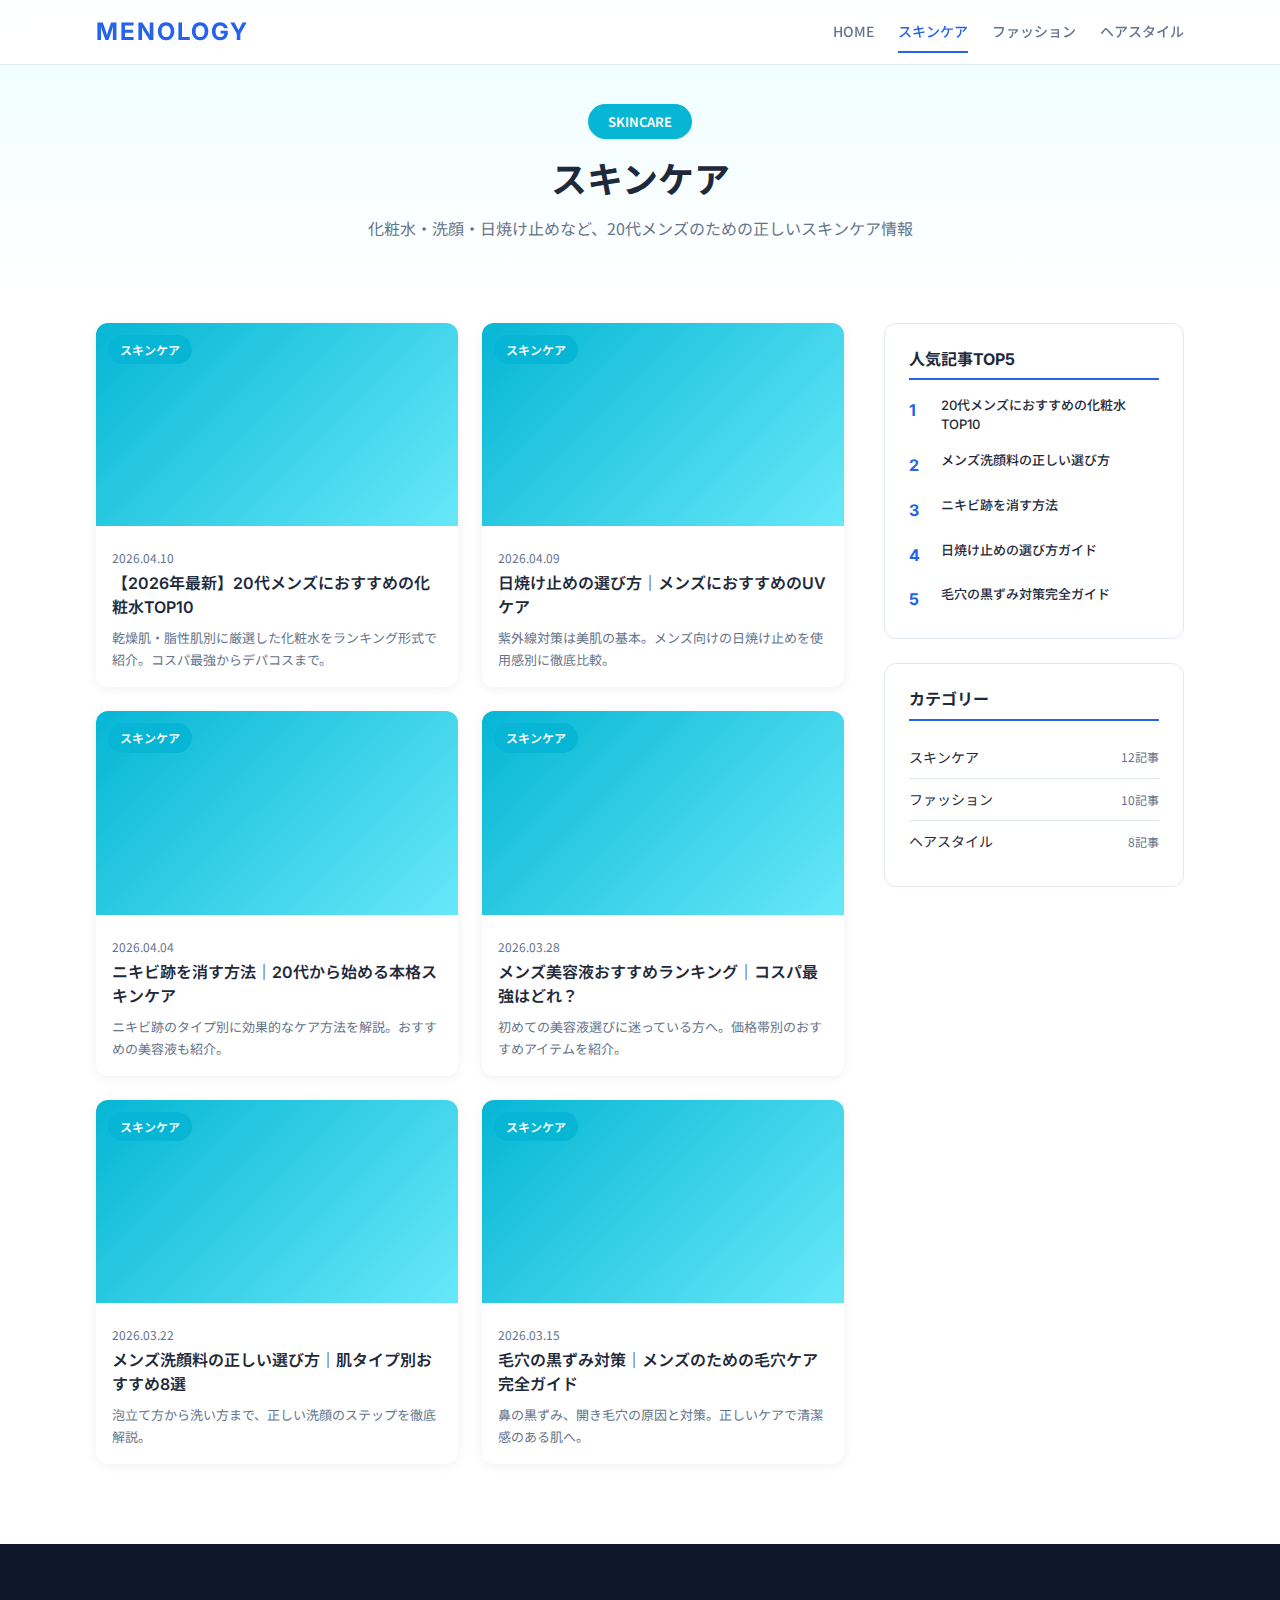
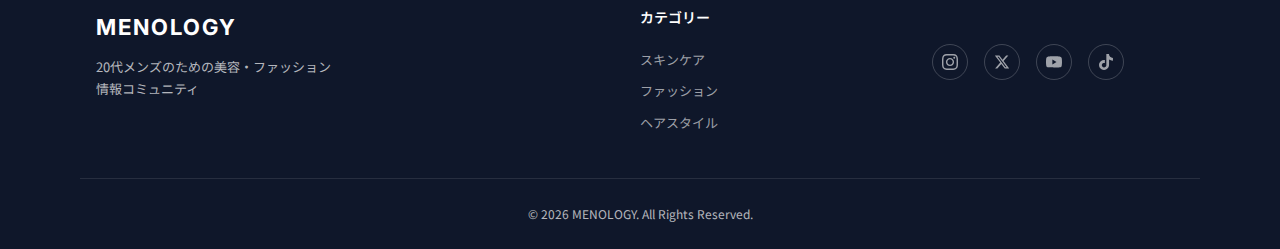
<file: mens-beauty/skincare.html>
<!DOCTYPE html>
<html lang="ja">
<head>
  <meta charset="utf-8">
  <meta name="viewport" content="width=device-width, initial-scale=1.0">
  <meta name="description" content="MENOLOGY スキンケア - 20代メンズ向けの化粧水・洗顔・日焼け止めなどスキンケア情報をお届け。">
  <title>スキンケア - MENOLOGY</title>
  <link rel="preconnect" href="https://fonts.googleapis.com">
  <link rel="preconnect" href="https://fonts.gstatic.com" crossorigin>
  <link href="https://fonts.googleapis.com/css2?family=Inter:wght@400;600;700&family=Noto+Sans+JP:wght@400;500;700&display=swap" rel="stylesheet">
  <link rel="stylesheet" href="style.css">
</head>
<body>

  <!-- ==================== HEADER ==================== -->
  <header class="site-header">
    <div class="header-inner">
      <a href="index.html" class="logo">MENOLOGY</a>
      <nav class="nav-pc">
        <a href="index.html">HOME</a>
        <a href="skincare.html" class="active">スキンケア</a>
        <a href="fashion.html">ファッション</a>
        <a href="hairstyle.html">ヘアスタイル</a>
      </nav>
      <button class="menu-toggle" id="menu-toggle" aria-label="メニューを開く">
        <svg viewBox="0 0 24 24" fill="none" stroke="currentColor" stroke-width="2" stroke-linecap="round">
          <line x1="3" y1="6" x2="21" y2="6"></line>
          <line x1="3" y1="12" x2="21" y2="12"></line>
          <line x1="3" y1="18" x2="21" y2="18"></line>
        </svg>
      </button>
    </div>
    <nav class="nav-sp" id="nav-sp">
      <button class="nav-sp-close" id="nav-sp-close" aria-label="メニューを閉じる">
        <svg viewBox="0 0 24 24" fill="none" stroke="currentColor" stroke-width="2" stroke-linecap="round">
          <line x1="18" y1="6" x2="6" y2="18"></line>
          <line x1="6" y1="6" x2="18" y2="18"></line>
        </svg>
      </button>
      <a href="index.html">HOME</a>
      <a href="skincare.html">スキンケア</a>
      <a href="fashion.html">ファッション</a>
      <a href="hairstyle.html">ヘアスタイル</a>
    </nav>
  </header>

  <main>

    <!-- ==================== CATEGORY HERO ==================== -->
    <section class="category-hero category-hero--skincare">
      <div class="container">
        <span class="category-tag-large tag--skincare">SKINCARE</span>
        <h1>スキンケア</h1>
        <p>化粧水・洗顔・日焼け止めなど、20代メンズのための正しいスキンケア情報</p>
      </div>
    </section>

    <!-- ==================== CATEGORY CONTENT ==================== -->
    <section class="category-layout">
      <div class="container">

        <!-- Main Article Grid -->
        <div class="category-main">

          <article class="article-card">
            <a href="#">
              <div class="article-card__image article-card__image--skincare">
                <span class="article-tag tag--skincare">スキンケア</span>
              </div>
              <div class="article-card__content">
                <time class="article-card__date">2026.04.10</time>
                <h3>【2026年最新】20代メンズにおすすめの化粧水TOP10</h3>
                <p>乾燥肌・脂性肌別に厳選した化粧水をランキング形式で紹介。コスパ最強からデパコスまで。</p>
              </div>
            </a>
          </article>

          <article class="article-card">
            <a href="#">
              <div class="article-card__image article-card__image--skincare">
                <span class="article-tag tag--skincare">スキンケア</span>
              </div>
              <div class="article-card__content">
                <time class="article-card__date">2026.04.09</time>
                <h3>日焼け止めの選び方｜メンズにおすすめのUVケア</h3>
                <p>紫外線対策は美肌の基本。メンズ向けの日焼け止めを使用感別に徹底比較。</p>
              </div>
            </a>
          </article>

          <article class="article-card">
            <a href="#">
              <div class="article-card__image article-card__image--skincare">
                <span class="article-tag tag--skincare">スキンケア</span>
              </div>
              <div class="article-card__content">
                <time class="article-card__date">2026.04.04</time>
                <h3>ニキビ跡を消す方法｜20代から始める本格スキンケア</h3>
                <p>ニキビ跡のタイプ別に効果的なケア方法を解説。おすすめの美容液も紹介。</p>
              </div>
            </a>
          </article>

          <article class="article-card">
            <a href="#">
              <div class="article-card__image article-card__image--skincare">
                <span class="article-tag tag--skincare">スキンケア</span>
              </div>
              <div class="article-card__content">
                <time class="article-card__date">2026.03.28</time>
                <h3>メンズ美容液おすすめランキング｜コスパ最強はどれ？</h3>
                <p>初めての美容液選びに迷っている方へ。価格帯別のおすすめアイテムを紹介。</p>
              </div>
            </a>
          </article>

          <article class="article-card">
            <a href="#">
              <div class="article-card__image article-card__image--skincare">
                <span class="article-tag tag--skincare">スキンケア</span>
              </div>
              <div class="article-card__content">
                <time class="article-card__date">2026.03.22</time>
                <h3>メンズ洗顔料の正しい選び方｜肌タイプ別おすすめ8選</h3>
                <p>泡立て方から洗い方まで、正しい洗顔のステップを徹底解説。</p>
              </div>
            </a>
          </article>

          <article class="article-card">
            <a href="#">
              <div class="article-card__image article-card__image--skincare">
                <span class="article-tag tag--skincare">スキンケア</span>
              </div>
              <div class="article-card__content">
                <time class="article-card__date">2026.03.15</time>
                <h3>毛穴の黒ずみ対策｜メンズのための毛穴ケア完全ガイド</h3>
                <p>鼻の黒ずみ、開き毛穴の原因と対策。正しいケアで清潔感のある肌へ。</p>
              </div>
            </a>
          </article>

        </div>

        <!-- Sidebar -->
        <aside class="sidebar">

          <div class="sidebar-section">
            <h3>人気記事TOP5</h3>
            <div class="sidebar-popular">
              <a href="#" class="sidebar-popular-item">
                <span class="sidebar-popular-rank">1</span>
                <h4>20代メンズにおすすめの化粧水TOP10</h4>
              </a>
              <a href="#" class="sidebar-popular-item">
                <span class="sidebar-popular-rank">2</span>
                <h4>メンズ洗顔料の正しい選び方</h4>
              </a>
              <a href="#" class="sidebar-popular-item">
                <span class="sidebar-popular-rank">3</span>
                <h4>ニキビ跡を消す方法</h4>
              </a>
              <a href="#" class="sidebar-popular-item">
                <span class="sidebar-popular-rank">4</span>
                <h4>日焼け止めの選び方ガイド</h4>
              </a>
              <a href="#" class="sidebar-popular-item">
                <span class="sidebar-popular-rank">5</span>
                <h4>毛穴の黒ずみ対策完全ガイド</h4>
              </a>
            </div>
          </div>

          <div class="sidebar-section">
            <h3>カテゴリー</h3>
            <nav class="sidebar-categories">
              <a href="skincare.html">スキンケア <span>12記事</span></a>
              <a href="fashion.html">ファッション <span>10記事</span></a>
              <a href="hairstyle.html">ヘアスタイル <span>8記事</span></a>
            </nav>
          </div>

        </aside>

      </div>
    </section>

  </main>

  <!-- ==================== FOOTER ==================== -->
  <footer class="site-footer">
    <div class="footer-inner">
      <div class="footer-brand">
        <span class="footer-logo">MENOLOGY</span>
        <p>20代メンズのための美容・ファッション<br>情報コミュニティ</p>
      </div>
      <div class="footer-col">
        <h4>カテゴリー</h4>
        <a href="skincare.html">スキンケア</a>
        <a href="fashion.html">ファッション</a>
        <a href="hairstyle.html">ヘアスタイル</a>
      </div>
      <div class="footer-social">
        <a href="#" aria-label="Instagram">
          <svg viewBox="0 0 24 24"><path d="M12 2.163c3.204 0 3.584.012 4.85.07 3.252.148 4.771 1.691 4.919 4.919.058 1.265.069 1.645.069 4.849 0 3.205-.012 3.584-.069 4.849-.149 3.225-1.664 4.771-4.919 4.919-1.266.058-1.644.07-4.85.07-3.204 0-3.584-.012-4.849-.07-3.26-.149-4.771-1.699-4.919-4.92-.058-1.265-.07-1.644-.07-4.849 0-3.204.013-3.583.07-4.849.149-3.227 1.664-4.771 4.919-4.919 1.266-.057 1.645-.069 4.849-.069zm0-2.163c-3.259 0-3.667.014-4.947.072-4.358.2-6.78 2.618-6.98 6.98-.059 1.281-.073 1.689-.073 4.948 0 3.259.014 3.668.072 4.948.2 4.358 2.618 6.78 6.98 6.98 1.281.058 1.689.072 4.948.072 3.259 0 3.668-.014 4.948-.072 4.354-.2 6.782-2.618 6.979-6.98.059-1.28.073-1.689.073-4.948 0-3.259-.014-3.667-.072-4.947-.196-4.354-2.617-6.78-6.979-6.98-1.281-.059-1.69-.073-4.949-.073zm0 5.838c-3.403 0-6.162 2.759-6.162 6.162s2.759 6.163 6.162 6.163 6.162-2.759 6.162-6.163c0-3.403-2.759-6.162-6.162-6.162zm0 10.162c-2.209 0-4-1.79-4-4 0-2.209 1.791-4 4-4s4 1.791 4 4c0 2.21-1.791 4-4 4zm6.406-11.845c-.796 0-1.441.645-1.441 1.44s.645 1.44 1.441 1.44c.795 0 1.439-.645 1.439-1.44s-.644-1.44-1.439-1.44z"/></svg>
        </a>
        <a href="#" aria-label="X (Twitter)">
          <svg viewBox="0 0 24 24"><path d="M18.244 2.25h3.308l-7.227 8.26 8.502 11.24H16.17l-5.214-6.817L4.99 21.75H1.68l7.73-8.835L1.254 2.25H8.08l4.713 6.231zm-1.161 17.52h1.833L7.084 4.126H5.117z"/></svg>
        </a>
        <a href="#" aria-label="YouTube">
          <svg viewBox="0 0 24 24"><path d="M23.498 6.186a3.016 3.016 0 0 0-2.122-2.136C19.505 3.545 12 3.545 12 3.545s-7.505 0-9.377.505A3.017 3.017 0 0 0 .502 6.186C0 8.07 0 12 0 12s0 3.93.502 5.814a3.016 3.016 0 0 0 2.122 2.136c1.871.505 9.376.505 9.376.505s7.505 0 9.377-.505a3.015 3.015 0 0 0 2.122-2.136C24 15.93 24 12 24 12s0-3.93-.502-5.814zM9.545 15.568V8.432L15.818 12l-6.273 3.568z"/></svg>
        </a>
        <a href="#" aria-label="TikTok">
          <svg viewBox="0 0 24 24"><path d="M12.525.02c1.31-.02 2.61-.01 3.91-.02.08 1.53.63 3.09 1.75 4.17 1.12 1.11 2.7 1.62 4.24 1.79v4.03c-1.44-.05-2.89-.35-4.2-.97-.57-.26-1.1-.59-1.62-.93-.01 2.92.01 5.84-.02 8.75-.08 1.4-.54 2.79-1.35 3.94-1.31 1.92-3.58 3.17-5.91 3.21-1.43.08-2.86-.31-4.08-1.03-2.02-1.19-3.44-3.37-3.65-5.71-.02-.5-.03-1-.01-1.49.18-1.9 1.12-3.72 2.58-4.96 1.66-1.44 3.98-2.13 6.15-1.72.02 1.48-.04 2.96-.04 4.44-.99-.32-2.15-.23-3.02.37-.63.41-1.11 1.04-1.36 1.75-.21.51-.15 1.07-.14 1.61.24 1.64 1.82 3.02 3.5 2.87 1.12-.01 2.19-.66 2.77-1.61.19-.33.4-.67.41-1.06.1-1.79.06-3.57.07-5.36.01-4.03-.01-8.05.02-12.07z"/></svg>
        </a>
      </div>
    </div>
    <div class="footer-bottom">
      <span>&copy; 2026 MENOLOGY. All Rights Reserved.</span>
    </div>
  </footer>

  <script src="script.js"></script>
</body>
</html>
</file>
<file: style.css>
/*PC、スマホ共通スタイル*/
body {
  font-family: "Source Sans Pro","Hiragino kaku Gothic ProN", Meiryo, Arial, sans-serif;
}

p{
  font-size: 15px;
}

/*-----------------
 PC用のスタイル
 ---------------*/
 @media screen and (min-width: 768px) {
 /*横幅設定*/
 body {
  max-width: 1080px;
  min-width: 960px;
  margin: 0 auto 0 auto;
 }

 /*ヘッダー*/
 header {
  display: flex;
  justify-content: space-between;
 }

 /*ナビゲーションのレイアウト*/
 #nav-pc {
   text-align: right;
   font-size: 14px;
   padding-top: 15px;
 }

 /*ナビゲーションのリンクの装飾設定*/
 #nav-pc > a {
   text-decoration: none;
   margin-left: 20px;
 }
 #nav-pc > a:link {
   color: #0d0d0d;
 }
 #nav-pc > a:visited {
   color: #0d0d0d;
 }
 #nav-pc > a:hover {
   color: #0d0d0d;
   text-decoration: underline;
 }
 #nav-pc >a:active {
   color: #0d0d0d;
 }

 /*スマホ用ナビを非表示*/
 #nav-sp,
 #menu-sp {
  display: none;
 }

 /*メインビジュアル*/
 #main-visual {
   position: relative;
   height: 400px;
 }

 #main-message {
  position: absolute;
  top: 0;
  left: 0;
  background-color: #2710d5;
  color: #ffffff;
  border-radius: 0 0 476px 0;
  max-width: 620px;
  height: 100%;
  width: 100%;
  z-index: 11;
}

 #main-message > h1 {
  font-size: 60px;
  font-weight: bold;
  margin: 100px 0 0 50px;
 }
 #main-message > p {
  font-size: 28px;
  margin: 0 0 0 50px;
 }

#main-visual > img {
  max-width: 620px;
  border-radius: 476px 0 0 0;
  position: absolute;
  top: 0;
  right: 0;
  z-index: 10;
}

/*見出し*/
h2 {
  margin: 40px 0 0 0;
}

h2::after {
  content: url("images/line.png");
  margin-left: 10px;
}

h3 {
  font-size: 27px;
}

/*ミッション*/
#mission {
  margin: 80px auto 80px auto;
  width: 100%;
}

#mission-flex {
  width: 100%;
  display: flex;
}

#mission-flex > div {
  width: 50%;
  margin: 20px;
}

#mission-photo {
  width: 100%;
}

#s2dgs {
  margin-top: 50px;
  width: 100%;
}

/*プロダクト*/
#product {
  background-color: #fafafa;
  margin: 80px 0 80px 0;
  padding: 10px 40px 0px 40px;
}

/*外枠*/
#product > div {
  margin-top: 40px;
  display: flex;
}

/*左のカラム*/
#product-left {
  width: 50%;
  margin-right: 20px;
}

/*右のカラム*/
#product-right {
  width: 50%;
  margin-left: 20px;
  margin-top: 80px;
}

/*画像＋説明枠*/
#product-left > div {
  position: relative;
  height: 480px;
  margin-right: 20px;
}
#product-right > div {
  position: relative;
  height: 480px;
  margin-right: 20px;
}

/*画像*/
.product-photo {
  width: 100%;
}

/*説明文の枠*/
.product-explain {
  background-color: #ffffff;
  position: absolute;
  left: 0;
  top: 280px;
  margin: 0 40px 0 40px;
  padding: 20px;
  box-shadow: 5px 5px 10px rgba(0, 0, 0, 0.05);
}

/*説明文の英語*/
.product-explain > span {
  color: #2710d5;
  font-weight: bold;
  font-size: 16px;
  margin: 0px;
}

/*説明文見出し*/
.product-explain > h3 {
  font-size: 20px;
  margin: 5px 0 5px 0;
}

/*説明文*/
.product-explain > p {
  font-size: 14px;
  margin: 0px;
}

/*「もっとみる」ボタン*/
#product-more {
  margin: 0 auto -42px auto ;
}

/*ABOUT US*/
#aboutus {
  margin: 80px auto 80px auto;
}

/* 3つの組織文化と画像を入れる枠　*/
#aboutus > div {
  display: flex;
}

/*画像*/
.culture-img {
  width: 100%;
  align-self: flex-start;
}

.culture-img2 {
  margin-top: 50px;
  width: 100%;
}

/*3つの組織文化の表*/
.culture-table {
  margin-right: 50px;
}

/*番号*/
.culture-num {
  font-size: 80px;
  color: #2710d5;
  margin: 0 20px 0 20px;
}

/*組織文化英語*/
.culture-en {
  color: #2710d5;
  font-weight: bold;
  font-size: 24px;
  display: block;
}

/*組織文化日本語*/
.culture-jp {
  font-size: 28px;
  font-weight: bold;
}

/*説明文*/
.culture-description {
  margin: 0;
}

/* ビジョン */
#vision {
  margin: 80px auto 80px auto;
}

/* セクション内の外枠 */
#vision > div {
  width: 100%;
  display: flex;
  justify-content: space-between;
  flex-wrap: wrap;
}

/* 7つの行動指針の枠 */
.vision-box {
  width: 300px;
  height: 300px;
  margin-bottom: 30px;
  position: relative;
}

.vision-box > img {
  width: 100%;
  height: auto;
  position: absolute;
  top: 0;
  left: 0;
  z-index: 30;
}

.vision-box > span {
  position: absolute;
  top: 0;
  left: 0;
  z-index: 31;
  margin-right: 20px;
}

.vision-box > span > h4 {
  color: #2710d5;
  font-size: 19px;
  margin: 80px 0 0 0;
}

.vision-box > span > h4::first-letter {
  font-size: 40px;
}

.vision-box > span > h5 {
  font-size: 20px;
  margin: 0 0 0 0;
}

.vision-box > span > p {
  margin: 10px 0 0 0;
}
 /*会社概要*/
#company {
  margin: 80px auto 80px auto;
}

/*表全体*/
#company-table {
  width: 100%;
}

.tableheader {
  text-align: left;
  padding: 20px;
  border-bottom-color: #2710d5;
  border-bottom-width: 1px;
  border-bottom-style: solid;
  width: 100px;
}

.tableheader-first {
  text-align: left;
  padding: 20px;
  border-bottom-color: #2710d5;
  border-bottom-width: 1px;
  border-bottom-style: solid;
  border-top-color: #2710d5;
  border-top-width: 1px;
  border-top-style: solid;
  width: 100px;
}

.cell {
  padding: 30px;
  border-bottom-color: #ececec;
  border-bottom-width: 1px;
  border-bottom-style: solid;
}

.cell-first {
  padding: 30px;
  border-bottom-color: #ececec;
  border-bottom-width: 1px;
  border-bottom-style: solid;
  border-top-color: #ececec;
  border-top-width: 1px;
  border-top-style: solid;
}

#company > iframe {
  width: 100%;
  height: 368px;
  margin-top: 40px;
}

/*お問い合わせ*/
#contact {
  margin: 80px auto 80px auto;
}

/*外枠*/
#contact > form > div {
  display: flex;
  flex-direction: row;
  flex-wrap: wrap;
  padding-bottom: 30px;
}

/*左列　見出し*/
.contact-heading {
  width: 240px;
  align-self: center;
}
/*見出しのラベル*/
.contact-label {
  font-weight: bold;
}
/*必須*/
.contact-span {
  color: #ce2222;
  margin: 0 0 0 20px;
  font-weight: bold;
}

/*テキストボックス*/
#contact-textbox {
  border-top: 0px;
  border-left: 0px;
  border-right: 0px;
  border-bottom-width: 1px;
  border-bottom-color: #707070;
  border-bottom-style: solid;
  background-color: #fafafa;
  height: 56px;
  width: 400px;
}
 /* お問い合わせ内容のテキストエリア */
 .contact-textarea {
  border-top: 0px;
  border-left: 0px;
  border-right: 0px;
  border-bottom-width: 1px;
  border-bottom-color: #707070;
  border-bottom-style: solid;
  background-color: #fafafa;
  width: 400px;
  height: 200px;
}

/*個人情報取り扱い*/
details {
  width: 700px;
}
details > div {
  background-color: #fafafa;
  padding: 20px;
}
details > div > span {
  font-weight: bold;
}

/*フッター*/
footer {
  background-color: #0d0d0d;
  text-align: center;
  padding: 80px 80px 30px 80px;
}

#footer-logo {
  margin-bottom: 30px;
}

#footer-link {
  margin-bottom: 50px;
}
#footer-link > a {
  text-decoration: none;
  margin: 10px;
}
#footer-link > a:link {
  color: #ffffff;
}
#footer-link > a:visited {
  color: #ffffff;
}
#footer-link > a:hover {
  color: #ffffff;
  text-decoration: underline;
}
#footer-link > a:active {
  color: #ffffff;
}

#sns-footer {
  text-align: left;
  width: 100%;
}

#sns-footer > a {
  margin-right: 30px;
}

#copyright {
  color: #ffffff;
  float: right;
}

/*mission.html用のスタイル*/
/*ミッションのメインビジュアル*/
#mission-main {
  height: 496px;
  width: 100%;
  background-image: url("images/mission/mission-main.png");
  background-repeat: no-repeat;
  background-position-y: center;
}

#mission-title {
  background-color: #2710d5;
  width: 368px;
  color: #ffffff;
  height: 496px;
  border-radius: 0 248px 248px 0;
  position: relative;
}

#mission-title > h1 {
  position: absolute;
  top: 0;
  left: 100px;
  font-size: 80px;
}

#mission-title > span {
  position: absolute;
  top: 200px;
  left: 100px;
  font-size: 26px;
}

#mission-title > div {
  position: absolute;
  top: 350px;
  left: 100px;
  font-size: 16px;
}

#mission-s2dgs {
  width: 100%;
  margin: 20px;
}

.mission-h2 {
  color: #2710d5;
  font-size: 40px;
}

.mission-h2::after {
  content: none;
}

#mission-5goals {
  margin: 20px;
  display: flex;
}

#mission-5goals > div {
  flex-grow: 1;
  padding: 20px;
}

#mission-5goals > div > div {
  margin-bottom: 40px;
}

.fivegoals-image-right {
  float: right;
  margin: 20px;
}

.fivegoals-image-left {
  float: left;
  margin: 20px;
}

.fivegoals-number {
  color: #2710d5;
  font-size: 48px;
  font-weight: bold;
  margin: 0;
}

.fivegoals-h3 {
  font-size: 28px;
  margin: 0;
}

.fivegoals-p {
  margin: 0;
}

   /* プロダクトページ */
   #product-main {
    height: 496px;
    width: 100%;
    background-image: url("images/product/product-main.png");
    background-repeat: no-repeat;
    background-position-y: center;
  }

  #product-title {
    background-color: #2710d5;
    width: 368px;
    color: #ffffff;
    height: 496px;
    border-radius: 0 248px 248px 0;
    position: relative;
  }
  #product-title > h1 {
    position: absolute;
    top: 0;
    left: 100px;
    font-size: 80px;
  }

  #product-title > span {
    position: absolute;
    top: 200px;
    left: 100px;
    font-size: 26px;
  }

  #product-title > div {
    position: absolute;
    top: 350px;
    left: 100px;
    font-size: 16px;
  }

  /* セクション1 */
  .product-section1 {
    position: relative;
    margin: 20px;
    height: 340px;
  }

  .product-section1 > img {
    position: absolute;
    top: 0;
    left: 0;
    width: 450px;
    margin: 0 40px 30px 0;
    border-radius: 0 432px 0 0;
  }

  .product-section1 > div {
    position: absolute;
    top: 0;
    left: 480px;
  }

  /* セクション2 */
  .product-section2 {
    position: relative;
    margin: 20px;
    height: 340px;
  }

  .product-section2 > img {
    position: absolute;
    top: 0;
    right: 0;
    width: 450px;
    margin: 0 0 30px 40px;
    border-radius: 432px 0 0 0;
  }

  .product-section2 > div {
    width: 500px;
    position: absolute;
    top: 0;
    left: 0;
  }

  .product-h2 {
    color: #2710d5;
    font-size: 24px;
    margin: 0;
  }

  .product-h3 {
    font-size: 28px;
    margin: 0;
  }
}

/*スマートフォン用のスタイル*/
@media screen and (max-width: 767px) {
  body {
    min-width: 375px;
    margin: 0;
  }

  /*PC用ナビゲーション非表示*/
  #nav-pc {
    display: none;
  }

  /*ハンバーガーメニュー*/
  #menu-sp {
    float: right;
    padding: 0;
  }

  /* スマホ用ナビゲーションの表示切替 */
  /* 初期状態、レイアウトと非表示設定 */
  #nav-sp {
    background-color: #2710d5;
    position: absolute;
    left: 0;
    top: 0;
    height: 100%;
    width: 100%;
    display: none;
    z-index: 100;
  }

  /*×ボタン*/
  #close {
    position: absolute;
    top: 20px;
    right: 20px;
  } 

  /*ナビゲーションメニュー用ロゴ*/
  #logo-sp {
    margin: 80px 0 30px 20px;
  }

  /*ナビゲーションのリンクの装飾設定*/
  #nav-sp > a {
    display: block;
  }
  #nav-sp > a:link {
    color: #ffffff;
  }
  #nav-sp > a:visited {
    color: #ffffff;
  }
  #nav-sp > a:hover {
    color: #ffffff;
    text-decoration: underline;
  }
  #nav-sp > a:active {
    color: #ffffff;
  }
  #nav-sp > .menu {
    text-decoration: none;
    display: block;
    margin: 0 20px 0 20px;
    height: 44px;
    font-size: 16px;
    background-image: url("images/arrow.png");
    background-repeat: no-repeat;
    background-position: right top;
  }
  #sns {
    position: absolute;
    bottom: 20px;
    left: 20px;
  }
  #sns > a {
    margin-right: 30px;
  }

/*メインビジュアル*/
#main-visual {
  position: relative;
  height: 470px;
  width: 100%;
  overflow: hidden;
}
#main-visual > div {
  position: absolute;
  top: 0;
  left: 0;
  background-color: #2710d5;
  color: white;
  border-radius: 0 0 476px 0;
  text-align: center;
  height: 280px;
  width: 100%;
  z-index: 11;
}
#main-visual > div > h1 {
  font-size: 28px;
  margin: 90px 0 0 0;
}

#main-visual > div > p {
  margin: 0;
}

#main-visual > img {
  width: 100%;
  border-radius: 476px 0 0 0;
  z-index: 10;
  position: absolute;
  bottom: 0;
  right: 0;
}
/*見出し*/
h2::after {
  content: url("images/line.png");
  margin-left: 10px;
}

h3 {
  font-size: 24px;
  margin: 10px 0 0 0;
}

/*ミッション*/
#mission {
  margin: 20px;
}

#mission-photo {
  width: 100%;
}

#s2dgs {
  width: 100%;
}

/*プロダクト*/
#product {
  background-color: #fafafa;
  padding-top: 10px;
}

#product h2 {
  margin-left: 20px;
}
/*外枠*/
/*左右のカラム　スマホでは縦並び*/
#product-left,
#product-right {
  margin-right: 20px;
  margin-left: 20px;
}

/*画像＋説明枠*/
#product-left > div,
#product-right > div {
  position: relative;
  height: 540px;
}

/*説明文の枠*/
.product-explain {
  background-color: #ffffff;
  position: absolute;
  left: 0;
  bottom: 50px;
  padding: 20px;
  box-shadow: 5px 5px 10px rgba(0, 0, 0, 0.05);
}

.product-explain > span {
  color: #2710d5;
  font-weight: bold;
  font-size: 16px;
  margin: 0px;
}

.product-explain > h3 {
  margin: 10px 0 10px 0;
}

/*画像*/
.product-photo {
  width: 100%;
}

#product-more > img {
  margin: 0 0 -42px 20px;
}

/*ABOUT US*/
#aboutus {
  margin: 80px 20px 80px 20px;
}

#aboutus > div {
  display: flex;
  flex-direction: column;
}

.culture-table {
  width: 100%;
  padding-right: 20px;
  order: 2;
}

.culture-img {
  width: 100%;
  order: 1;
}

.culture-img2 {
  width: 100%;
}

.culture-num {
  font-size: 80px;
  color: #2710d5;
}

.culture-en {
  color: #2710d5;
  font-weight: bold;
  font-size: 24px;
  display: block;
}

.culture-jp {
  display: block;
}

.culture-description {
  margin: 0;
}

/*ビジョン*/
#vision {
  margin: 80px 20px 80px 20px;
}

.vision-box {
  width: 300px;
  height: 300px;
  margin-bottom: 30px;
  position: relative;
}

.vision-box > img {
  width: 100%;
  height: auto;
  position: absolute;
  top: 0;
  left: 0;
  z-index: 30;
}

.vision-box > span {
  position: absolute;
  top: 0;
  left: 0;
  z-index: 31;
  margin-right: 20px;
}

.vision-box > span > h4 {
  color: #2710d5;
  font-size: 19px;
  margin: 60px 0 0 0;
}

.vision-box > span > h5 {
  font-size: 20px;
  margin: 0 0 0 0;
}

.vision-box > span > p {
  margin: 10px 0 0 0;
}

/*会社概要*/
#company {
  margin: 0 20px 0 20px;
}

#company > h3 {
  margin-bottom: 20px;
}

#company-table {
  width: 100%;
}

.tableheader-first {
  text-align: left;
  padding: 20px;
  border-bottom-color: #2710d5;
  border-bottom-width: 1px;
  border-bottom-style: solid;
  border-top-color: #2710d5;
  border-top-width: 1px;
  border-top-style: solid;
  width: 50px;
}
.tableheader {
  text-align: left;
  padding: 20px;
  border-bottom-color: #2710d5;
  border-bottom-width: 1px;
  border-bottom-style: solid;
  width: 50px;
}

.cell-first {
  padding: 20px;
  border-bottom-color: #ececec;
  border-bottom-width: 1px;
  border-bottom-style: solid;
  border-top-color: #ececec;
  border-top-width: 1px;
  border-top-style: solid;
}
.cell {
  padding: 20px;
  border-bottom-color: #ececec;
  border-bottom-width: 1px;
  border-bottom-style: solid;
}

#company > iframe {
  width: 100%;
  height: 240px;
  margin: 40px 0 0 0;
}

/*お問い合わせ*/
#contact {
  margin: 80px 20px 80px 20px;
}

#contact > h3 {
  margin-bottom: 20px;
}

#contact > form > div {
  margin-bottom: 20px;
}

.contact-heading {
  margin-bottom: 20px;
}

 /* ラベル */
 .contact-label {
  font-weight: bold;
}

/* 必須 */
.contact-span {
  color: #ce2222;
  margin: 0 0 0 20px;
  font-weight: bold;
}

.contact-textbox {
  height: 56px;
  border-top: 0px;
  border-left: 0px;
  border-right: 0px;
  background-color: #fafafa;
  border-bottom-width: 1px;
  border-bottom-color: #707070;
  border-style: solid;
  min-width: 300px;
  width: 100%;
}

.contact-textarea {
  height: 150px;
  border-top: 0px;
  border-left: 0px;
  border-right: 0px;
  background-color: #fafafa;
  width: 100%;
}

.radiobutton {
  margin-bottom: 20px;
}

/*.radiobutton + label::after {
  content: "\A";
  white-space: pre;
}*/

/*フッター*/
footer {
  background-color: #0d0d0d;
  padding: 30px 20px 50px 20px;
}

#footer-logo {
  margin-bottom: 30px;
}

#footer-link {
  margin-bottom: 50px;
}
#footer-link > a {
  text-decoration: none;
  margin: 0 20px 30px 0;
  display: block;
  background-image: url("images/arrow.png");
  background-repeat: no-repeat;
  background-position: right top;
}
#footer-link > a:link {
  color: #ffffff;
}
#footer-link > a:visited {
  color: #ffffff;
}
#footer-link > a:hover {
  color: #ffffff;
  text-decoration: underline;
}
#footer-link > a:active {
  color: #ffffff;
}

#sns-footer > a {
  margin-right: 30px;
}

#copyright {
  font-size: 12px;
  display: block;
  margin-top: 30px;
  color: #ffffff;
}


 /* mission.html用スタイル */
 /* ミッションのメインビジュアル */
 #mission-main {
  height: 256px;
  width: 100%;
  background-image: url("images/mission/mission-main.png");
  background-repeat: no-repeat;
  background-position-y: center;
  background-size: auto 208px;
}

#mission-title {
  background-color: #2710d5;
  width: 136px;
  color: #ffffff;
  height: 256px;
  border-radius: 0 248px 248px 0;
  position: relative;
}
#mission-title > h1 {
  position: absolute;
  top: 0;
  left: 20px;
  font-size: 40px;
}

#mission-title > span {
  position: absolute;
  top: 110px;
  left: 20px;
  font-size: 18px;
}

#mission-title > div {
  position: absolute;
  top: 180px;
  left: 20px;
  font-size: 13px;
}

/*ミッションページ　S2DGSの設定*/
#mission-s2dgs {
  margin: 20px;
}

.mission-h2 {
  color: #2710d5;
  font-size: 38px;
  margin: 0px;
}

.mission-h2::after {
  content: none;
}

#mission-s2dgs > img {
  width: 100%;
}

#section-s2dgs > img {
  width: 100%;
}

/* ミッションページ　5Goalsの設定 */
#mission-5goals {
  margin: 20px;
}

#mission-5goals > div > div {
  margin-bottom: 40px;
}

#s2dgs-image {
  width: 100%;
}
.fivegoals-image-right {
  margin: 20px auto 20px auto;
  display: block;
}

.fivegoals-image-left {
  margin: 20px auto 20px auto;
  display: block;
}

.fivegoals-number {
  color: #2710d5;
  font-size: 48px;
  margin: 0;
}

.fivegoals-h3 {
  font-size: 28px;
  margin: 0;
}
.fivegoals-p {
  margin: 0;
}

 /* プロダクトページ */
 #product-main {
  height: 256px;
  width: 100%;
  background-image: url("images/product/product-main.png");
  background-repeat: no-repeat;
  background-position-y: center;
  background-size: auto 208px;
}
#product-title {
  background-color: #2710d5;
  width: 136px;
  color: #ffffff;
  height: 256px;
  border-radius: 0 248px 248px 0;
  position: relative;
}
#product-title > h1 {
  position: absolute;
  top: 0;
  left: 20px;
  font-size: 40px;
}
#product-title > span {
  position: absolute;
  top: 110px;
  left: 20px;
  font-size: 18px;
}
#product-title > div {
  position: absolute;
  top: 180px;
  left: 20px;
  font-size: 13px;
}

.product-section1 {
  margin: 20px;
}

.product-section1 > img {
  width: 100%;
  border-radius: 0 300px 0 0;
}

.product-section1 > div {
}

.product-section2 {
  margin: 20px;
  display: flex;
  flex-direction: column;
}

.product-section2 > img {
  order: 1;
  width: 100%;
  border-radius: 300px 0 0 0;
}

.product-section2 > div {
  order: 2;
}

.product-h2 {
  color: #2710d5;
  font-size: 24px;
  /*width:250px*/
  margin: 0;
}

.product-h3 {
  font-size: 28px;
  margin: 0;
}
}
</file>
<file: mens-beauty/style.css>
/* ===================================
   0. CSS Custom Properties (Design Tokens)
   =================================== */
:root {
  /* Colors - Clean theme */
  --color-primary: #2563eb;
  --color-primary-dark: #1d4ed8;
  --color-primary-light: #dbeafe;
  --color-bg: #ffffff;
  --color-bg-secondary: #f8fafc;
  --color-text: #1e293b;
  --color-text-light: #64748b;
  --color-border: #e2e8f0;
  --color-dark: #0f172a;
  --color-white: #ffffff;

  /* Category Colors */
  --color-tag-skincare: #06b6d4;
  --color-tag-fashion: #8b5cf6;
  --color-tag-hair: #f59e0b;
  --color-tag-makeup: #ec4899;
  --color-tag-bodycare: #10b981;
  --color-tag-lifestyle: #2563eb;

  /* Typography */
  --font-heading: "Inter", "Noto Sans JP", "Hiragino Kaku Gothic ProN", sans-serif;
  --font-body: "Noto Sans JP", "Hiragino Kaku Gothic ProN", Meiryo, sans-serif;

  /* Spacing */
  --space-xs: 4px;
  --space-sm: 8px;
  --space-md: 16px;
  --space-lg: 24px;
  --space-xl: 40px;
  --space-2xl: 64px;
  --space-section: 80px;

  /* Border Radius */
  --radius-sm: 8px;
  --radius-md: 12px;
  --radius-lg: 16px;
  --radius-full: 50%;

  /* Shadows */
  --shadow-card: 0 2px 12px rgba(0, 0, 0, 0.06);
  --shadow-hover: 0 8px 24px rgba(0, 0, 0, 0.1);

  /* Transition */
  --transition: all 0.3s ease;

  /* Layout */
  --max-width: 1120px;
}

/* ===================================
   1. Reset & Base Styles
   =================================== */
*,
*::before,
*::after {
  box-sizing: border-box;
  margin: 0;
  padding: 0;
}

html {
  scroll-behavior: smooth;
}

body {
  font-family: var(--font-body);
  color: var(--color-text);
  background: var(--color-bg);
  line-height: 1.8;
  font-size: 16px;
  -webkit-font-smoothing: antialiased;
}

img {
  max-width: 100%;
  height: auto;
  display: block;
}

a {
  color: inherit;
  text-decoration: none;
  transition: var(--transition);
}

ul, ol {
  list-style: none;
}

h1, h2, h3, h4 {
  font-family: var(--font-heading);
  font-weight: 700;
  line-height: 1.4;
}

/* ===================================
   2. Utility Classes
   =================================== */
.container {
  max-width: var(--max-width);
  margin: 0 auto;
  padding: 0 var(--space-md);
}

.section-title {
  font-size: 28px;
  text-align: center;
  margin-bottom: var(--space-xl);
  color: var(--color-text);
}

.section-title::after {
  content: "";
  display: block;
  width: 40px;
  height: 3px;
  background: var(--color-primary);
  margin: var(--space-sm) auto 0;
  border-radius: 2px;
}

.btn-primary {
  display: inline-block;
  padding: 14px 32px;
  background: var(--color-primary);
  color: var(--color-white);
  border: none;
  border-radius: var(--radius-sm);
  font-size: 15px;
  font-weight: 600;
  font-family: var(--font-body);
  cursor: pointer;
  transition: var(--transition);
  text-align: center;
}

.btn-primary:hover {
  background: var(--color-primary-dark);
  transform: translateY(-1px);
  box-shadow: var(--shadow-hover);
}

.btn-secondary {
  display: inline-block;
  padding: 14px 32px;
  background: transparent;
  color: var(--color-primary);
  border: 2px solid var(--color-primary);
  border-radius: var(--radius-sm);
  font-size: 15px;
  font-weight: 600;
  font-family: var(--font-body);
  cursor: pointer;
  transition: var(--transition);
  text-align: center;
}

.btn-secondary:hover {
  background: var(--color-primary);
  color: var(--color-white);
  transform: translateY(-1px);
}

.visually-hidden {
  position: absolute;
  width: 1px;
  height: 1px;
  padding: 0;
  margin: -1px;
  overflow: hidden;
  clip: rect(0, 0, 0, 0);
  border: 0;
}

/* ===================================
   3. Header & Navigation
   =================================== */
.site-header {
  position: fixed;
  top: 0;
  left: 0;
  right: 0;
  background: rgba(255, 255, 255, 0.95);
  backdrop-filter: blur(10px);
  border-bottom: 1px solid var(--color-border);
  z-index: 1000;
}

.header-inner {
  max-width: var(--max-width);
  margin: 0 auto;
  padding: 0 var(--space-md);
  display: flex;
  align-items: center;
  justify-content: space-between;
  height: 64px;
}

.logo {
  font-family: var(--font-heading);
  font-size: 24px;
  font-weight: 700;
  color: var(--color-primary);
  letter-spacing: 2px;
}

.nav-pc {
  display: flex;
  gap: var(--space-lg);
}

.nav-pc a {
  font-size: 14px;
  font-weight: 500;
  color: var(--color-text-light);
  padding: 8px 0;
  position: relative;
}

.nav-pc a:hover,
.nav-pc a.active {
  color: var(--color-primary);
}

.nav-pc a::after {
  content: "";
  position: absolute;
  bottom: 0;
  left: 0;
  width: 0;
  height: 2px;
  background: var(--color-primary);
  transition: var(--transition);
}

.nav-pc a:hover::after,
.nav-pc a.active::after {
  width: 100%;
}

.menu-toggle {
  display: none;
  background: none;
  border: none;
  cursor: pointer;
  padding: 8px;
  color: var(--color-text);
}

.menu-toggle svg {
  width: 24px;
  height: 24px;
}

/* Mobile Navigation */
.nav-sp {
  display: none;
  position: fixed;
  top: 0;
  left: 0;
  right: 0;
  bottom: 0;
  background: rgba(255, 255, 255, 0.98);
  z-index: 1001;
  flex-direction: column;
  align-items: center;
  justify-content: center;
  gap: var(--space-lg);
}

.nav-sp.open {
  display: flex;
}

.nav-sp a {
  font-size: 20px;
  font-weight: 600;
  color: var(--color-text);
  padding: var(--space-sm) var(--space-lg);
}

.nav-sp a:hover {
  color: var(--color-primary);
}

.nav-sp-close {
  position: absolute;
  top: 20px;
  right: 20px;
  background: none;
  border: none;
  cursor: pointer;
  padding: 8px;
  color: var(--color-text);
}

.nav-sp-close svg {
  width: 24px;
  height: 24px;
}

/* ===================================
   4. Hero Section
   =================================== */
.hero {
  padding-top: calc(64px + var(--space-2xl));
  padding-bottom: var(--space-2xl);
  background: linear-gradient(180deg, var(--color-bg) 0%, var(--color-primary-light) 100%);
}

.hero .container {
  display: flex;
  align-items: center;
  gap: var(--space-2xl);
}

.hero-content {
  flex: 1;
}

.hero-badge {
  display: inline-block;
  padding: 6px 16px;
  background: var(--color-primary-light);
  color: var(--color-primary);
  font-size: 13px;
  font-weight: 600;
  border-radius: 20px;
  margin-bottom: var(--space-md);
}

.hero-content h1 {
  font-size: 42px;
  line-height: 1.3;
  margin-bottom: var(--space-md);
  color: var(--color-text);
}

.hero-content p {
  font-size: 16px;
  color: var(--color-text-light);
  margin-bottom: var(--space-lg);
  line-height: 1.8;
}

.hero-buttons {
  display: flex;
  gap: var(--space-md);
}

.hero-image {
  flex: 1;
  aspect-ratio: 4 / 3;
  background: linear-gradient(135deg, var(--color-primary), #60a5fa);
  border-radius: var(--radius-lg);
  display: flex;
  align-items: center;
  justify-content: center;
  color: var(--color-white);
  font-size: 18px;
  font-weight: 500;
  opacity: 0.9;
}

/* ===================================
   5. Categories Section
   =================================== */
.categories {
  padding: var(--space-section) 0;
}

.category-grid {
  display: grid;
  grid-template-columns: repeat(3, 1fr);
  gap: var(--space-md);
}

.category-card {
  display: flex;
  flex-direction: column;
  align-items: center;
  gap: var(--space-sm);
  padding: var(--space-lg) var(--space-md);
  background: var(--color-bg);
  border: 1px solid var(--color-border);
  border-radius: var(--radius-md);
  transition: var(--transition);
  text-align: center;
}

.category-card:hover {
  border-color: var(--color-primary);
  box-shadow: var(--shadow-card);
  transform: translateY(-2px);
}

.category-icon {
  width: 56px;
  height: 56px;
  border-radius: var(--radius-md);
  display: flex;
  align-items: center;
  justify-content: center;
  font-size: 24px;
}

.category-card[data-category="skincare"] .category-icon {
  background: #ecfeff;
  color: var(--color-tag-skincare);
}
.category-card[data-category="hairstyle"] .category-icon {
  background: #fffbeb;
  color: var(--color-tag-hair);
}
.category-card[data-category="fashion"] .category-icon {
  background: #f5f3ff;
  color: var(--color-tag-fashion);
}
.category-card[data-category="makeup"] .category-icon {
  background: #fdf2f8;
  color: var(--color-tag-makeup);
}
.category-card[data-category="bodycare"] .category-icon {
  background: #ecfdf5;
  color: var(--color-tag-bodycare);
}
.category-card[data-category="lifestyle"] .category-icon {
  background: var(--color-primary-light);
  color: var(--color-tag-lifestyle);
}

.category-card span {
  font-size: 14px;
  font-weight: 600;
  color: var(--color-text);
}

/* ===================================
   6. Article Cards
   =================================== */
.featured {
  padding: var(--space-section) 0;
  background: var(--color-bg-secondary);
}

.article-grid {
  display: grid;
  grid-template-columns: repeat(3, 1fr);
  gap: var(--space-lg);
}

.article-card {
  background: var(--color-bg);
  border-radius: var(--radius-md);
  overflow: hidden;
  box-shadow: var(--shadow-card);
  transition: var(--transition);
}

.article-card:hover {
  box-shadow: var(--shadow-hover);
  transform: translateY(-4px);
}

.article-card__image {
  position: relative;
  aspect-ratio: 16 / 9;
  display: flex;
  align-items: center;
  justify-content: center;
  color: rgba(255, 255, 255, 0.7);
  font-size: 14px;
  font-weight: 500;
}

.article-card__image--skincare {
  background: linear-gradient(135deg, #06b6d4, #67e8f9);
}
.article-card__image--fashion {
  background: linear-gradient(135deg, #8b5cf6, #a78bfa);
}
.article-card__image--hair {
  background: linear-gradient(135deg, #f59e0b, #fbbf24);
}
.article-card__image--makeup {
  background: linear-gradient(135deg, #ec4899, #f472b6);
}
.article-card__image--bodycare {
  background: linear-gradient(135deg, #10b981, #34d399);
}
.article-card__image--lifestyle {
  background: linear-gradient(135deg, #2563eb, #60a5fa);
}

.article-tag {
  position: absolute;
  top: 12px;
  left: 12px;
  padding: 4px 12px;
  border-radius: 20px;
  font-size: 12px;
  font-weight: 600;
  color: var(--color-white);
}

.tag--skincare { background: var(--color-tag-skincare); }
.tag--fashion { background: var(--color-tag-fashion); }
.tag--hair { background: var(--color-tag-hair); }
.tag--makeup { background: var(--color-tag-makeup); }
.tag--bodycare { background: var(--color-tag-bodycare); }
.tag--lifestyle { background: var(--color-tag-lifestyle); }

.article-card__content {
  padding: var(--space-md);
}

.article-card__date {
  font-size: 12px;
  color: var(--color-text-light);
  margin-bottom: var(--space-xs);
}

.article-card__content h3 {
  font-size: 16px;
  font-weight: 600;
  line-height: 1.5;
  margin-bottom: var(--space-sm);
  color: var(--color-text);
  display: -webkit-box;
  -webkit-line-clamp: 2;
  -webkit-box-orient: vertical;
  overflow: hidden;
}

.article-card__content p {
  font-size: 13px;
  color: var(--color-text-light);
  line-height: 1.7;
  display: -webkit-box;
  -webkit-line-clamp: 2;
  -webkit-box-orient: vertical;
  overflow: hidden;
}

/* ===================================
   7. Trending Section
   =================================== */
.trending {
  padding: var(--space-section) 0;
}

.trending-list {
  max-width: 720px;
  margin: 0 auto;
  display: flex;
  flex-direction: column;
  gap: var(--space-md);
}

.trending-item {
  display: flex;
  align-items: center;
  gap: var(--space-md);
  padding: var(--space-md);
  background: var(--color-bg);
  border: 1px solid var(--color-border);
  border-radius: var(--radius-sm);
  transition: var(--transition);
}

.trending-item:hover {
  border-color: var(--color-primary);
  box-shadow: var(--shadow-card);
}

.trending-rank {
  font-family: var(--font-heading);
  font-size: 24px;
  font-weight: 700;
  color: var(--color-primary);
  min-width: 40px;
  text-align: center;
}

.trending-thumb {
  width: 64px;
  height: 64px;
  border-radius: var(--radius-sm);
  flex-shrink: 0;
  display: flex;
  align-items: center;
  justify-content: center;
  color: rgba(255, 255, 255, 0.6);
  font-size: 11px;
}

.trending-info {
  flex: 1;
}

.trending-info h3 {
  font-size: 15px;
  font-weight: 600;
  margin-bottom: var(--space-xs);
}

.trending-meta {
  display: flex;
  align-items: center;
  gap: var(--space-sm);
}

.trending-meta .article-tag {
  position: static;
  font-size: 11px;
  padding: 2px 10px;
}

.trending-meta time {
  font-size: 12px;
  color: var(--color-text-light);
}

/* ===================================
   8. Category Highlights (Tabs)
   =================================== */
.category-highlights {
  padding: var(--space-section) 0;
  background: var(--color-bg-secondary);
}

.tabs {
  display: flex;
  justify-content: center;
  gap: var(--space-sm);
  margin-bottom: var(--space-xl);
}

.tab {
  padding: 10px 24px;
  background: var(--color-bg);
  border: 2px solid var(--color-border);
  border-radius: 30px;
  font-size: 14px;
  font-weight: 600;
  font-family: var(--font-body);
  color: var(--color-text-light);
  cursor: pointer;
  transition: var(--transition);
}

.tab:hover {
  border-color: var(--color-primary);
  color: var(--color-primary);
}

.tab.active {
  background: var(--color-primary);
  border-color: var(--color-primary);
  color: var(--color-white);
}

.tab-content {
  display: none;
}

.tab-content.active {
  display: grid;
  grid-template-columns: repeat(3, 1fr);
  gap: var(--space-lg);
}

/* ===================================
   9. Newsletter
   =================================== */
.newsletter {
  padding: var(--space-section) 0;
  background: linear-gradient(135deg, var(--color-primary-light) 0%, #eff6ff 100%);
}

.newsletter-inner {
  text-align: center;
  max-width: 560px;
  margin: 0 auto;
}

.newsletter-inner h2 {
  font-size: 28px;
  margin-bottom: var(--space-sm);
}

.newsletter-inner p {
  font-size: 15px;
  color: var(--color-text-light);
  margin-bottom: var(--space-lg);
}

.newsletter-form {
  display: flex;
  gap: var(--space-sm);
  max-width: 480px;
  margin: 0 auto;
}

.newsletter-form input[type="email"] {
  flex: 1;
  padding: 14px 20px;
  border: 2px solid var(--color-border);
  border-radius: var(--radius-sm);
  font-size: 15px;
  font-family: var(--font-body);
  outline: none;
  transition: var(--transition);
}

.newsletter-form input[type="email"]:focus {
  border-color: var(--color-primary);
}

.newsletter-form .btn-primary {
  white-space: nowrap;
}

/* ===================================
   10. Footer
   =================================== */
.site-footer {
  background: var(--color-dark);
  color: rgba(255, 255, 255, 0.7);
  padding: var(--space-2xl) 0 var(--space-lg);
}

.footer-inner {
  max-width: var(--max-width);
  margin: 0 auto;
  padding: 0 var(--space-md);
  display: grid;
  grid-template-columns: 2fr 1fr 1fr;
  gap: var(--space-xl);
  margin-bottom: var(--space-xl);
}

.footer-brand .footer-logo {
  font-family: var(--font-heading);
  font-size: 22px;
  font-weight: 700;
  color: var(--color-white);
  letter-spacing: 2px;
  display: block;
  margin-bottom: var(--space-sm);
}

.footer-brand p {
  font-size: 13px;
  line-height: 1.7;
}

.footer-col h4 {
  color: var(--color-white);
  font-size: 14px;
  font-weight: 600;
  margin-bottom: var(--space-md);
}

.footer-col a {
  display: block;
  font-size: 13px;
  color: rgba(255, 255, 255, 0.6);
  padding: 4px 0;
}

.footer-col a:hover {
  color: var(--color-white);
}

.footer-social {
  display: flex;
  gap: var(--space-md);
  align-items: flex-start;
  padding-top: 36px;
}

.footer-social a {
  width: 36px;
  height: 36px;
  border-radius: var(--radius-full);
  border: 1px solid rgba(255, 255, 255, 0.2);
  display: flex;
  align-items: center;
  justify-content: center;
  color: rgba(255, 255, 255, 0.6);
}

.footer-social a:hover {
  background: var(--color-primary);
  border-color: var(--color-primary);
  color: var(--color-white);
}

.footer-social a svg {
  width: 16px;
  height: 16px;
  fill: currentColor;
}

.footer-bottom {
  max-width: var(--max-width);
  margin: 0 auto;
  padding: var(--space-lg) var(--space-md) 0;
  border-top: 1px solid rgba(255, 255, 255, 0.1);
  text-align: center;
  font-size: 12px;
}

/* ===================================
   11. Category Pages
   =================================== */
.category-hero {
  padding-top: calc(64px + var(--space-xl));
  padding-bottom: var(--space-xl);
  text-align: center;
}

.category-hero--skincare {
  background: linear-gradient(180deg, #ecfeff 0%, var(--color-bg) 100%);
}
.category-hero--fashion {
  background: linear-gradient(180deg, #f5f3ff 0%, var(--color-bg) 100%);
}
.category-hero--hair {
  background: linear-gradient(180deg, #fffbeb 0%, var(--color-bg) 100%);
}

.category-hero h1 {
  font-size: 36px;
  margin-bottom: var(--space-sm);
}

.category-hero p {
  font-size: 16px;
  color: var(--color-text-light);
}

.category-hero .category-tag-large {
  display: inline-block;
  padding: 6px 20px;
  border-radius: 20px;
  font-size: 13px;
  font-weight: 600;
  color: var(--color-white);
  margin-bottom: var(--space-md);
}

.category-layout {
  padding: var(--space-xl) 0 var(--space-section);
}

.category-layout .container {
  display: grid;
  grid-template-columns: 1fr 300px;
  gap: var(--space-xl);
}

.category-main {
  display: grid;
  grid-template-columns: repeat(2, 1fr);
  gap: var(--space-lg);
  align-content: start;
}

/* Sidebar */
.sidebar {
  display: flex;
  flex-direction: column;
  gap: var(--space-lg);
}

.sidebar-section {
  background: var(--color-bg);
  border: 1px solid var(--color-border);
  border-radius: var(--radius-md);
  padding: var(--space-lg);
}

.sidebar-section h3 {
  font-size: 16px;
  font-weight: 700;
  margin-bottom: var(--space-md);
  padding-bottom: var(--space-sm);
  border-bottom: 2px solid var(--color-primary);
}

.sidebar-popular {
  display: flex;
  flex-direction: column;
  gap: var(--space-md);
}

.sidebar-popular-item {
  display: flex;
  gap: var(--space-sm);
  align-items: flex-start;
}

.sidebar-popular-rank {
  font-family: var(--font-heading);
  font-size: 16px;
  font-weight: 700;
  color: var(--color-primary);
  min-width: 24px;
}

.sidebar-popular-item h4 {
  font-size: 13px;
  font-weight: 500;
  line-height: 1.5;
}

.sidebar-popular-item h4:hover {
  color: var(--color-primary);
}

.sidebar-categories a {
  display: flex;
  align-items: center;
  justify-content: space-between;
  padding: var(--space-sm) 0;
  border-bottom: 1px solid var(--color-border);
  font-size: 14px;
  color: var(--color-text);
}

.sidebar-categories a:last-child {
  border-bottom: none;
}

.sidebar-categories a:hover {
  color: var(--color-primary);
}

.sidebar-categories a span {
  font-size: 12px;
  color: var(--color-text-light);
}

/* ===================================
   12. Responsive (Mobile)
   =================================== */
@media screen and (max-width: 767px) {
  /* Header */
  .nav-pc {
    display: none;
  }

  .menu-toggle {
    display: block;
  }

  /* Hero */
  .hero {
    padding-top: calc(64px + var(--space-xl));
    padding-bottom: var(--space-xl);
  }

  .hero .container {
    flex-direction: column;
    gap: var(--space-lg);
    text-align: center;
  }

  .hero-content h1 {
    font-size: 28px;
  }

  .hero-buttons {
    justify-content: center;
    flex-wrap: wrap;
  }

  .hero-image {
    width: 100%;
    max-width: 400px;
    margin: 0 auto;
  }

  /* Categories */
  .category-grid {
    grid-template-columns: repeat(2, 1fr);
  }

  /* Articles */
  .article-grid,
  .tab-content.active {
    grid-template-columns: 1fr;
  }

  /* Trending */
  .trending-thumb {
    width: 48px;
    height: 48px;
  }

  /* Newsletter */
  .newsletter-form {
    flex-direction: column;
  }

  /* Footer */
  .footer-inner {
    grid-template-columns: 1fr;
    gap: var(--space-lg);
  }

  .footer-social {
    padding-top: 0;
  }

  /* Category pages */
  .category-hero h1 {
    font-size: 26px;
  }

  .category-layout .container {
    grid-template-columns: 1fr;
  }

  .category-main {
    grid-template-columns: 1fr;
  }

  /* Tabs */
  .tabs {
    flex-wrap: wrap;
  }

  .tab {
    padding: 8px 18px;
    font-size: 13px;
  }
}

/* ===================================
   13. PC enhancements (min-width: 768px)
   =================================== */
@media screen and (min-width: 768px) {
  .category-grid {
    grid-template-columns: repeat(6, 1fr);
  }
}
</file>
